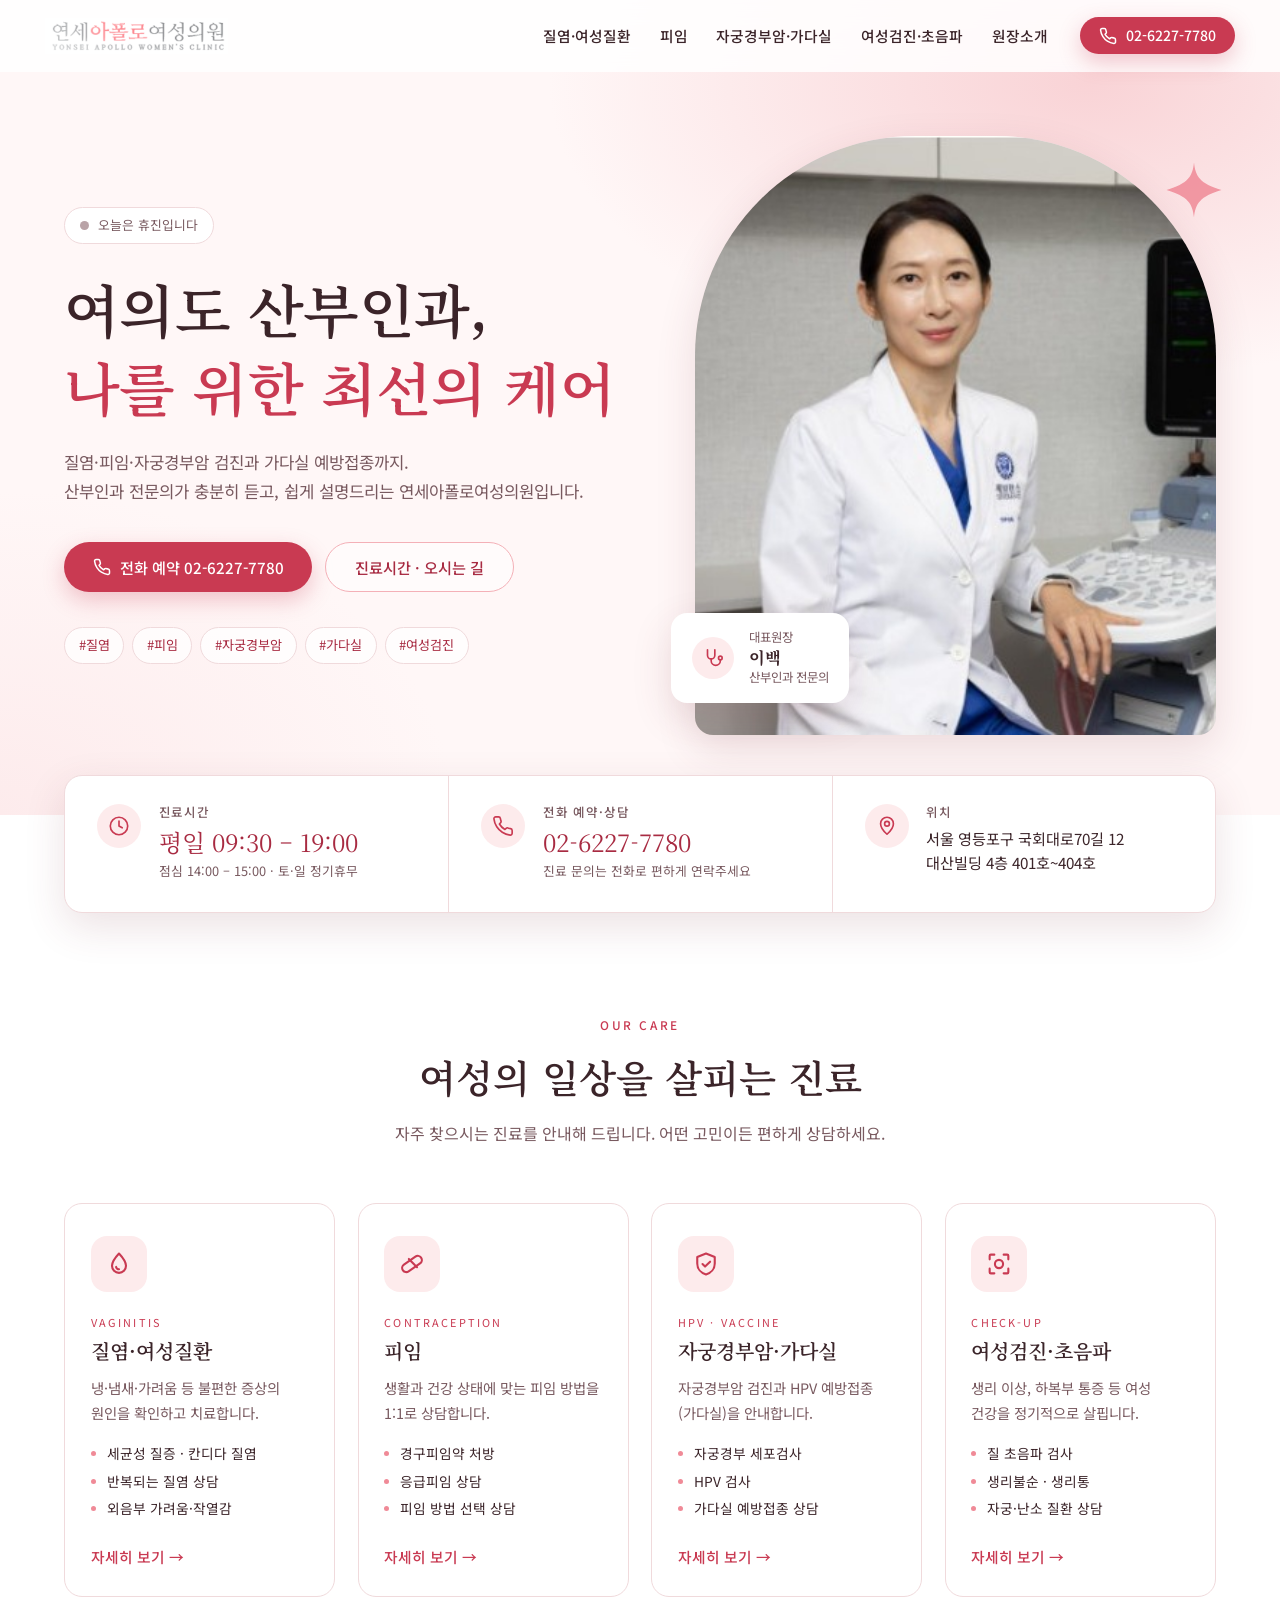
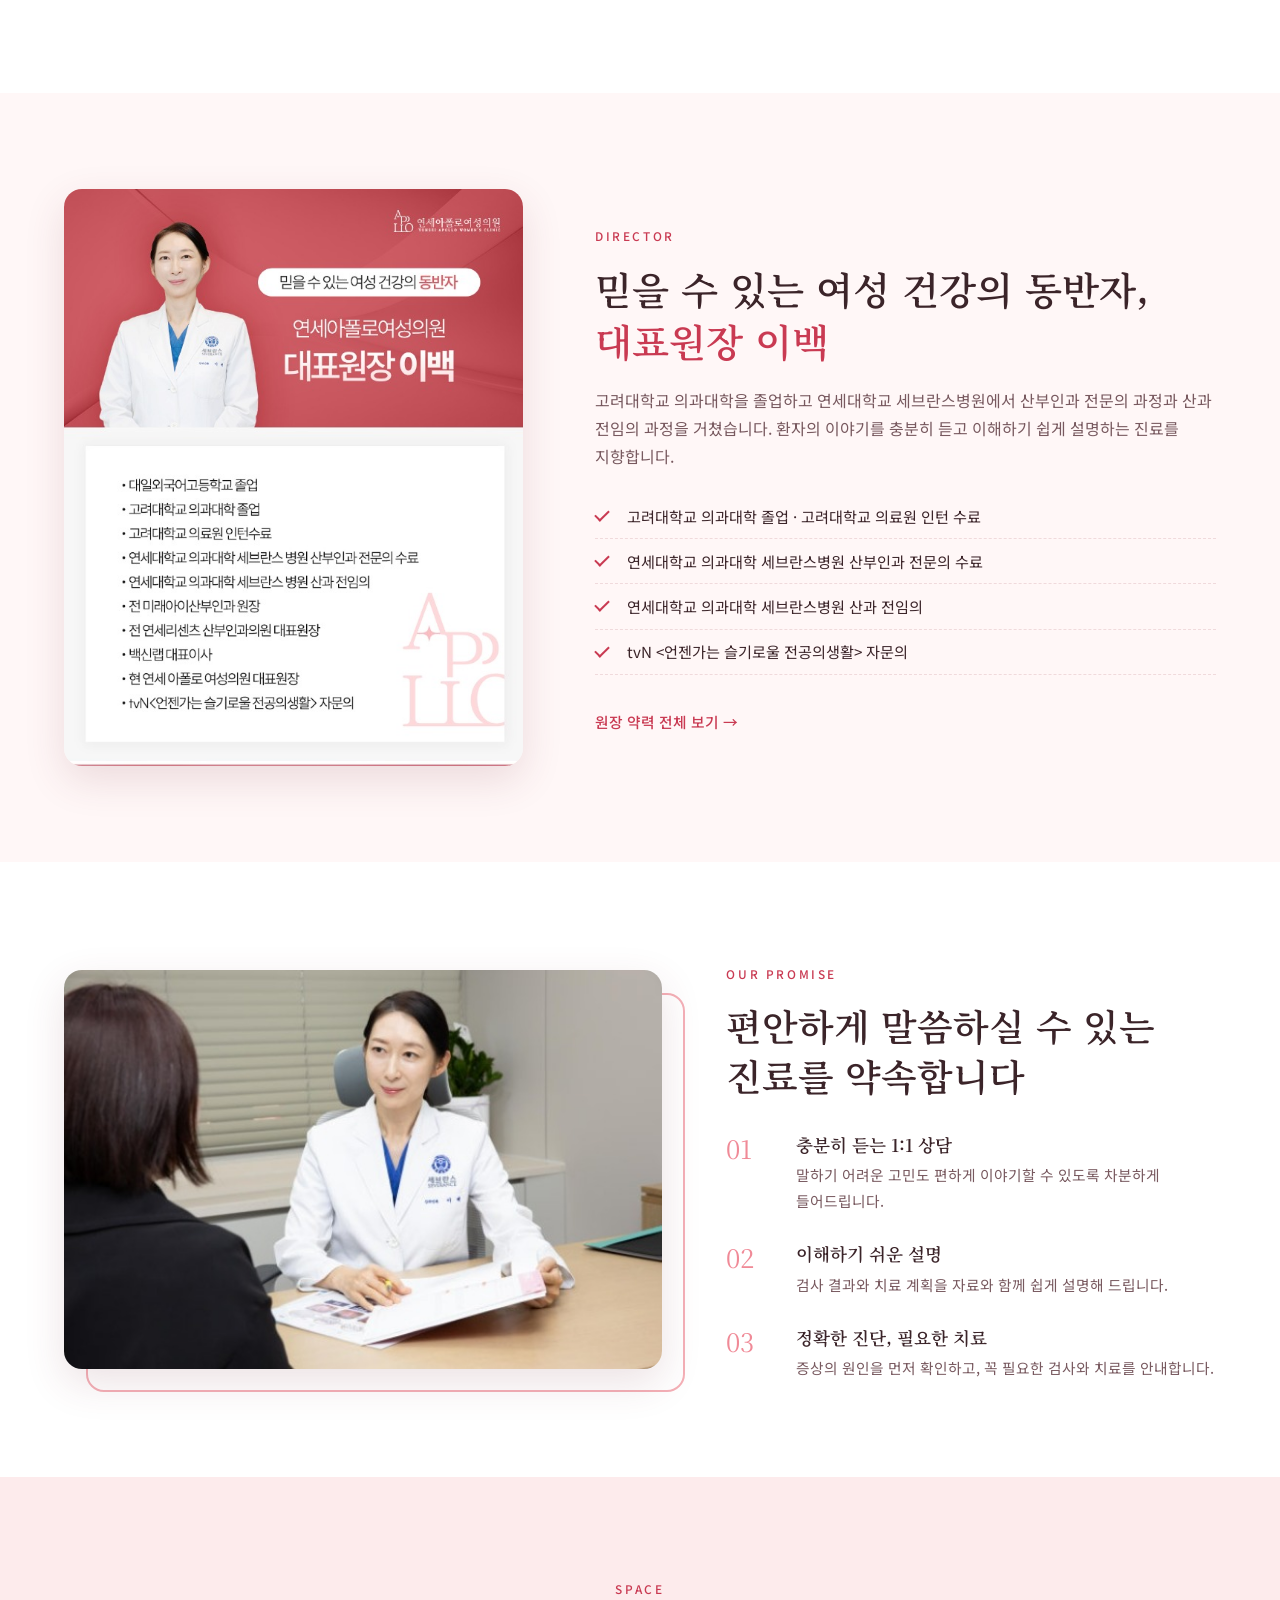
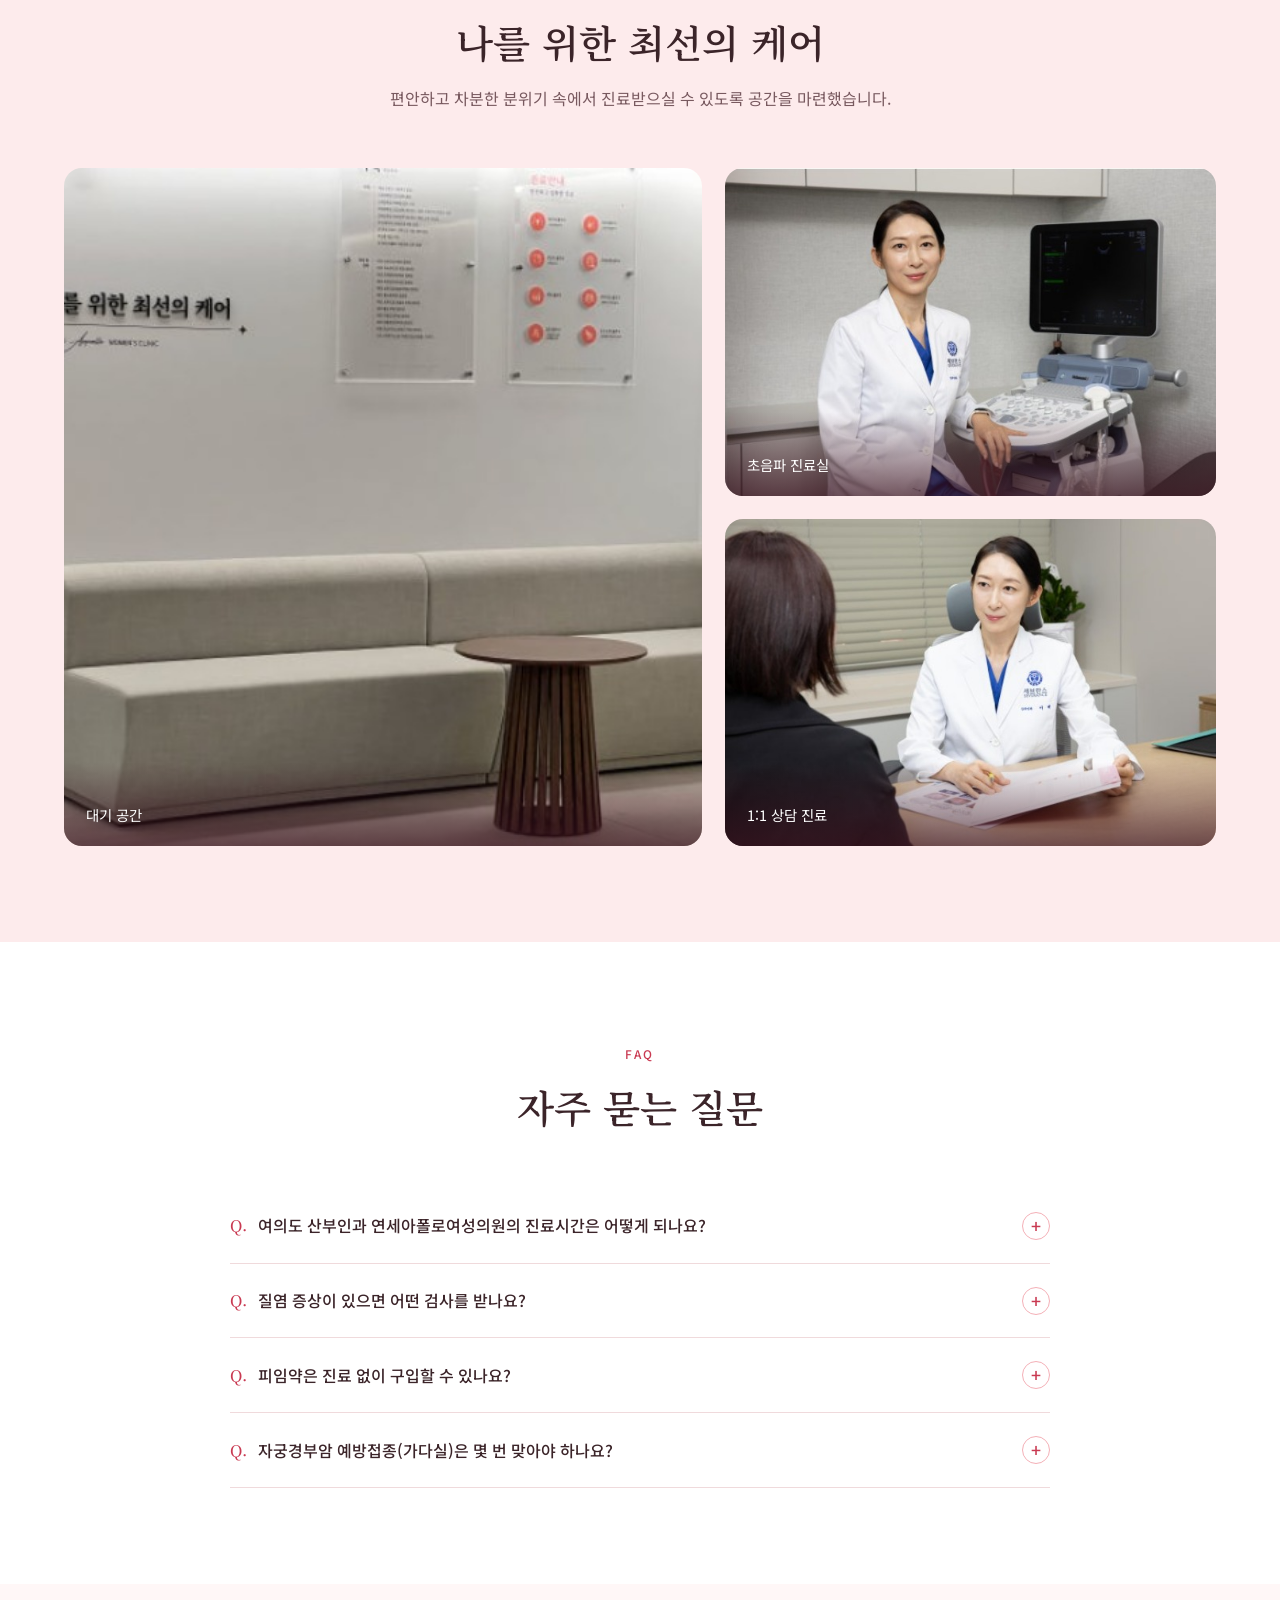
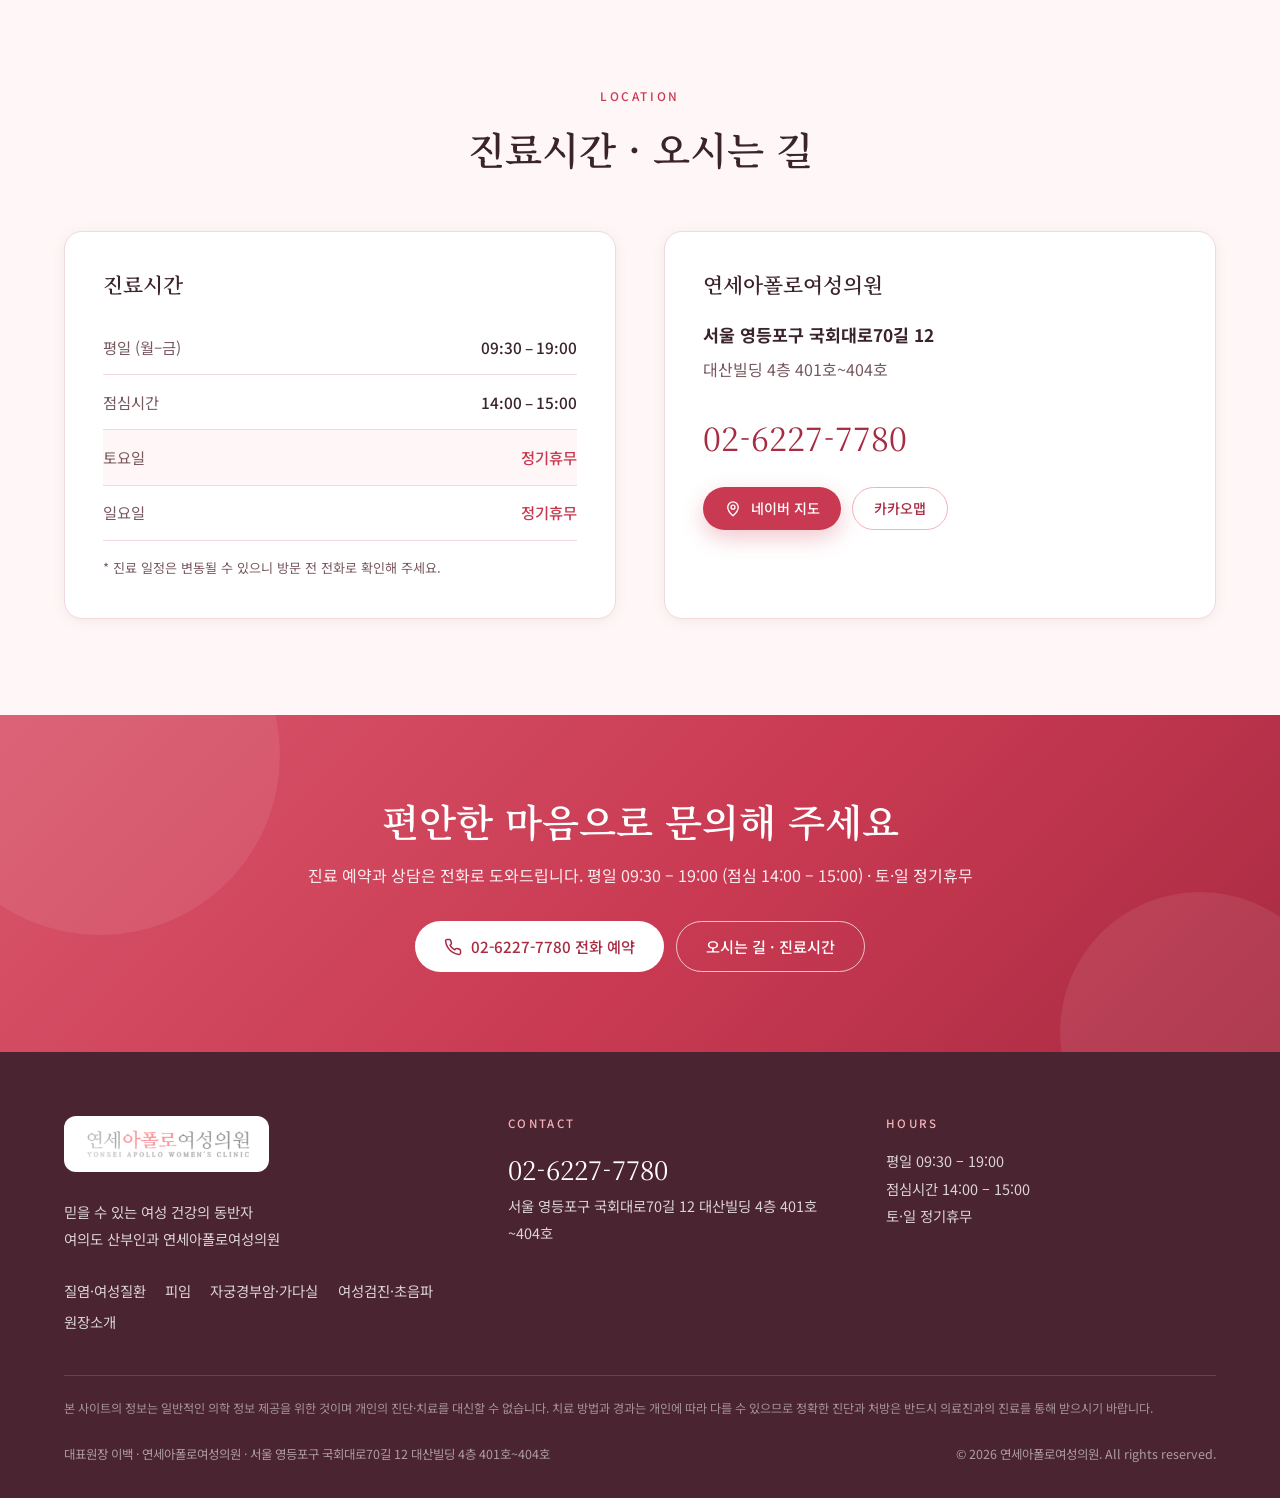
<file: index.html>
<!DOCTYPE html>
<html lang="ko">
<head>
<meta charset="UTF-8">
<meta name="viewport" content="width=device-width, initial-scale=1.0">
<title>여의도 산부인과 | 연세아폴로여성의원 — 질염·피임·자궁경부암·가다실</title>
<meta name="description" content="여의도 산부인과 연세아폴로여성의원. 질염, 피임, 자궁경부암 검진, 가다실(HPV) 예방접종, 여성검진·초음파 진료. 산부인과 전문의 이백 대표원장. 평일 09:30~19:00, 토·일 휴진. 전화 02-6227-7780">
<meta name="keywords" content="여의도 산부인과, 영등포 산부인과, 국회대로 산부인과, 질염, 피임, 자궁경부암, 가다실, 여성의원, 연세아폴로여성의원">
<meta name="theme-color" content="#C93A52">
<link rel="canonical" href="https://xn--vb0bp2kv3iijdnxio9brg.kr/">
<link rel="icon" type="image/png" href="images/favicon.png">
<link rel="apple-touch-icon" href="images/apple-touch-icon.png">
<meta property="og:type" content="website">
<meta property="og:locale" content="ko_KR">
<meta property="og:site_name" content="연세아폴로여성의원">
<meta property="og:title" content="여의도 산부인과 | 연세아폴로여성의원 — 질염·피임·자궁경부암·가다실">
<meta property="og:description" content="여의도 산부인과 연세아폴로여성의원. 질염, 피임, 자궁경부암 검진, 가다실(HPV) 예방접종, 여성검진·초음파 진료. 산부인과 전문의 이백 대표원장. 평일 09:30~19:00, 토·일 휴진. 전화 02-6227-7780">
<meta property="og:url" content="https://xn--vb0bp2kv3iijdnxio9brg.kr/">
<meta property="og:image" content="https://xn--vb0bp2kv3iijdnxio9brg.kr/images/logo-full.png">
<link rel="preconnect" href="https://fonts.googleapis.com">
<link rel="preconnect" href="https://fonts.gstatic.com" crossorigin>
<link href="https://fonts.googleapis.com/css2?family=Noto+Sans+KR:wght@300;400;500;700&family=Noto+Serif+KR:wght@400;600;700&display=swap" rel="stylesheet">
<link rel="stylesheet" href="css/style.css">
<script type="application/ld+json">{"@context": "https://schema.org", "@graph": [{"@type": ["MedicalClinic", "LocalBusiness"], "name": "연세아폴로여성의원", "alternateName": "Yonsei Apollo Women's Clinic", "medicalSpecialty": "Obstetrics and Gynecology", "image": "https://xn--vb0bp2kv3iijdnxio9brg.kr/images/logo-full.png", "url": "https://xn--vb0bp2kv3iijdnxio9brg.kr/", "telephone": "+82-2-6227-7780", "address": {"@type": "PostalAddress", "streetAddress": "국회대로70길 12 대산빌딩 4층 401호~404호", "addressLocality": "영등포구", "addressRegion": "서울특별시", "addressCountry": "KR"}, "openingHoursSpecification": [{"@type": "OpeningHoursSpecification", "dayOfWeek": ["Monday", "Tuesday", "Wednesday", "Thursday", "Friday"], "opens": "09:30", "closes": "14:00"}, {"@type": "OpeningHoursSpecification", "dayOfWeek": ["Monday", "Tuesday", "Wednesday", "Thursday", "Friday"], "opens": "15:00", "closes": "19:00"}], "founder": {"@type": "Physician", "name": "이백", "jobTitle": "대표원장", "medicalSpecialty": "Obstetrics and Gynecology"}, "sameAs": ["https://map.naver.com/p/entry/place/1579678159"]}, {"@type": "FAQPage", "mainEntity": [{"@type": "Question", "name": "여의도 산부인과 연세아폴로여성의원의 진료시간은 어떻게 되나요?", "acceptedAnswer": {"@type": "Answer", "text": "평일(월~금) 09:30부터 19:00까지 진료하며, 점심시간은 14:00~15:00입니다. 토요일과 일요일은 정기휴무입니다."}}, {"@type": "Question", "name": "질염 증상이 있으면 어떤 검사를 받나요?", "acceptedAnswer": {"@type": "Answer", "text": "증상과 병력을 확인한 뒤 필요에 따라 질 분비물 검사 등을 시행해 원인을 확인합니다. 세균성 질증, 칸디다 질염, 트리코모나스 질염 등 원인에 따라 치료가 다르므로 임의로 약을 사용하기보다 진료를 받으시길 권합니다."}}, {"@type": "Question", "name": "피임약은 진료 없이 구입할 수 있나요?", "acceptedAnswer": {"@type": "Answer", "text": "경구피임약은 전문의약품으로 의사의 처방이 필요합니다. 건강 상태와 복용 중인 약, 생활 패턴을 상담한 뒤 몸에 맞는 방법을 선택할 수 있습니다."}}, {"@type": "Question", "name": "자궁경부암 예방접종(가다실)은 몇 번 맞아야 하나요?", "acceptedAnswer": {"@type": "Answer", "text": "접종 시작 연령과 백신 종류에 따라 접종 횟수와 간격이 달라집니다. 연령별 접종 일정과 대상은 진료 시 안내해 드리며, 접종 후에도 정기적인 자궁경부암 검진은 필요합니다."}}]}]}</script>
</head>
<body>
<a class="sr-only" href="#main">본문 바로가기</a>
<header class="site-header" id="siteHeader" role="banner">
  <a href="index.html" class="logo" aria-label="연세아폴로여성의원 홈으로"><img src="images/logo-wordmark.png" alt="연세아폴로여성의원" width="315" height="62"></a>
  <nav class="gnb" aria-label="주요 메뉴">
    <ul class="gnb-menu"><li><a href="vaginitis.html">질염·여성질환</a></li><li><a href="contraception.html">피임</a></li><li><a href="cervical-cancer.html">자궁경부암·가다실</a></li><li><a href="checkup.html">여성검진·초음파</a></li><li><a href="doctor.html">원장소개</a></li></ul>
    <a href="tel:0262277780" class="btn btn-primary header-tel"><svg viewBox="0 0 24 24" fill="none" stroke="currentColor" stroke-width="2" stroke-linecap="round" stroke-linejoin="round"><path d="M22 16.9v3a2 2 0 0 1-2.2 2 19.8 19.8 0 0 1-8.6-3.1 19.5 19.5 0 0 1-6-6A19.8 19.8 0 0 1 2.1 4.2 2 2 0 0 1 4.1 2h3a2 2 0 0 1 2 1.7c.1.9.4 1.8.7 2.7a2 2 0 0 1-.5 2.1L8.1 9.8a16 16 0 0 0 6 6l1.3-1.3a2 2 0 0 1 2.1-.4c.9.3 1.8.6 2.7.7a2 2 0 0 1 1.7 2.1z"/></svg>02-6227-7780</a>
    <button class="hamburger" id="hamburger" aria-label="메뉴 열기" aria-expanded="false"><span></span><span></span><span></span></button>
  </nav>
</header>
<div class="mobile-nav-overlay" id="mobileNavOverlay" aria-hidden="true"></div>
<nav class="mobile-nav" id="mobileNav" aria-label="모바일 메뉴">
  <button class="mobile-nav-close" id="mobileNavClose" aria-label="메뉴 닫기">✕</button>
  <ul class="mobile-nav-menu"><li><a href="vaginitis.html"><span class="sub">VAGINITIS</span>질염·여성질환</a></li><li><a href="contraception.html"><span class="sub">CONTRACEPTION</span>피임</a></li><li><a href="cervical-cancer.html"><span class="sub">HPV VACCINE</span>자궁경부암·가다실</a></li><li><a href="checkup.html"><span class="sub">CHECK-UP</span>여성검진·초음파</a></li><li><a href="doctor.html"><span class="sub">DOCTOR</span>원장소개</a></li></ul>
  <div class="mobile-nav-contact">
    <a class="tel" href="tel:0262277780">02-6227-7780</a>
    <p>평일 09:30 – 19:00 (점심 14:00 – 15:00)<br>토·일 정기휴무</p>
  </div>
</nav>
<main id="main">

<section class="hero">
  <div class="container hero-grid">
    <div>
      <div class="status-pill reveal"><span class="dot"></span><span class="status-text">평일 09:30 – 19:00 진료</span></div>
      <h1 class="reveal d1">여의도 산부인과,<br><em>나를 위한 최선의 케어</em></h1>
      <p class="hero-desc reveal d2">질염·피임·자궁경부암 검진과 가다실 예방접종까지.<br>산부인과 전문의가 충분히 듣고, 쉽게 설명드리는 연세아폴로여성의원입니다.</p>
      <div class="hero-cta reveal d3">
        <a class="btn btn-primary" href="tel:0262277780"><svg viewBox="0 0 24 24" fill="none" stroke="currentColor" stroke-width="2" stroke-linecap="round" stroke-linejoin="round"><path d="M22 16.9v3a2 2 0 0 1-2.2 2 19.8 19.8 0 0 1-8.6-3.1 19.5 19.5 0 0 1-6-6A19.8 19.8 0 0 1 2.1 4.2 2 2 0 0 1 4.1 2h3a2 2 0 0 1 2 1.7c.1.9.4 1.8.7 2.7a2 2 0 0 1-.5 2.1L8.1 9.8a16 16 0 0 0 6 6l1.3-1.3a2 2 0 0 1 2.1-.4c.9.3 1.8.6 2.7.7a2 2 0 0 1 1.7 2.1z"/></svg>전화 예약 02-6227-7780</a>
        <a class="btn btn-ghost" href="#location">진료시간 · 오시는 길</a>
      </div>
      <div class="hero-tags reveal d3">
        <a href="vaginitis.html">#질염</a><a href="contraception.html">#피임</a><a href="cervical-cancer.html">#자궁경부암</a><a href="cervical-cancer.html">#가다실</a><a href="checkup.html">#여성검진</a>
      </div>
    </div>
    <div class="hero-visual reveal d2">
      <div class="hero-photo"><img src="images/ultrasound.jpg" alt="초음파 장비 옆에서 환자를 맞이하는 연세아폴로여성의원 이백 대표원장" width="620" height="415"></div>
      <div class="hero-card"><span class="badge"><svg viewBox="0 0 24 24" fill="none" stroke="currentColor" stroke-width="1.8" stroke-linecap="round" stroke-linejoin="round"><path d="M6 3v6a4 4 0 0 0 8 0V3"/><path d="M10 13v2a5 5 0 0 0 10 0v-1"/><circle cx="20" cy="12" r="2"/></svg></span><p>대표원장<strong>이백</strong>산부인과 전문의</p></div>
      <span class="hero-sparkle" aria-hidden="true"><svg viewBox="0 0 24 24" fill="currentColor"><path d="M12 1c.6 5.6 2.4 8.4 11 11-8.6 2.6-10.4 5.4-11 11-.6-5.6-2.4-8.4-11-11 8.6-2.6 10.4-5.4 11-11z"/></svg></span>
    </div>
  </div>
</section>

<div class="info-strip"><div class="container"><div class="info-grid reveal">
  <div class="info-item"><span class="info-ico"><svg viewBox="0 0 24 24" fill="none" stroke="currentColor" stroke-width="1.8" stroke-linecap="round" stroke-linejoin="round"><circle cx="12" cy="12" r="9.5"/><path d="M12 6.5V12l3.5 2"/></svg></span><div><h3>진료시간</h3><p class="big">평일 09:30 – 19:00</p><small>점심 14:00 – 15:00 · 토·일 정기휴무</small></div></div>
  <div class="info-item"><span class="info-ico"><svg viewBox="0 0 24 24" fill="none" stroke="currentColor" stroke-width="1.8" stroke-linecap="round" stroke-linejoin="round"><path d="M22 16.9v3a2 2 0 0 1-2.2 2 19.8 19.8 0 0 1-8.6-3.1 19.5 19.5 0 0 1-6-6A19.8 19.8 0 0 1 2.1 4.2 2 2 0 0 1 4.1 2h3a2 2 0 0 1 2 1.7c.1.9.4 1.8.7 2.7a2 2 0 0 1-.5 2.1L8.1 9.8a16 16 0 0 0 6 6l1.3-1.3a2 2 0 0 1 2.1-.4c.9.3 1.8.6 2.7.7a2 2 0 0 1 1.7 2.1z"/></svg></span><div><h3>전화 예약·상담</h3><p class="big"><a href="tel:0262277780">02-6227-7780</a></p><small>진료 문의는 전화로 편하게 연락주세요</small></div></div>
  <div class="info-item"><span class="info-ico"><svg viewBox="0 0 24 24" fill="none" stroke="currentColor" stroke-width="1.8" stroke-linecap="round" stroke-linejoin="round"><path d="M12 21s7-6.2 7-11.5A7 7 0 0 0 5 9.5C5 14.8 12 21 12 21z"/><circle cx="12" cy="9.5" r="2.6"/></svg></span><div><h3>위치</h3><p>서울 영등포구 국회대로70길 12<br>대산빌딩 4층 401호~404호</p></div></div>
</div></div></div>

<section class="section" id="services">
  <div class="container">
    <div class="section-head reveal"><span class="eyebrow">Our Care</span><h2>여성의 일상을 살피는 진료</h2><p>자주 찾으시는 진료를 안내해 드립니다. 어떤 고민이든 편하게 상담하세요.</p></div>
    <div class="service-grid"><a class="service-card reveal d1" href="vaginitis.html">
      <div class="service-ico"><svg viewBox="0 0 24 24" fill="none" stroke="currentColor" stroke-width="1.8" stroke-linecap="round" stroke-linejoin="round"><path d="M12 3s6 6.4 6 10.6a6 6 0 0 1-12 0C6 9.4 12 3 12 3z"/><path d="M9.5 14.5a2.6 2.6 0 0 0 2.5 2"/></svg></div>
      <span class="en">VAGINITIS</span><h3>질염·여성질환</h3><p>냉·냄새·가려움 등 불편한 증상의 원인을 확인하고 치료합니다.</p>
      <ul><li>세균성 질증 · 칸디다 질염</li><li>반복되는 질염 상담</li><li>외음부 가려움·작열감</li></ul>
      <span class="text-link">자세히 보기 →</span></a><a class="service-card reveal d2" href="contraception.html">
      <div class="service-ico"><svg viewBox="0 0 24 24" fill="none" stroke="currentColor" stroke-width="1.8" stroke-linecap="round" stroke-linejoin="round"><rect x="2.5" y="8.5" width="19" height="7" rx="3.5" transform="rotate(-35 12 12)"/><path d="m9.3 7.7 7 7"/></svg></div>
      <span class="en">CONTRACEPTION</span><h3>피임</h3><p>생활과 건강 상태에 맞는 피임 방법을 1:1로 상담합니다.</p>
      <ul><li>경구피임약 처방</li><li>응급피임 상담</li><li>피임 방법 선택 상담</li></ul>
      <span class="text-link">자세히 보기 →</span></a><a class="service-card reveal d3" href="cervical-cancer.html">
      <div class="service-ico"><svg viewBox="0 0 24 24" fill="none" stroke="currentColor" stroke-width="1.8" stroke-linecap="round" stroke-linejoin="round"><path d="M12 3 4.5 6v5.5c0 4.5 3.2 8.2 7.5 9.5 4.3-1.3 7.5-5 7.5-9.5V6z"/><path d="m9 12 2.2 2.2L15.5 10"/></svg></div>
      <span class="en">HPV · VACCINE</span><h3>자궁경부암·가다실</h3><p>자궁경부암 검진과 HPV 예방접종(가다실)을 안내합니다.</p>
      <ul><li>자궁경부 세포검사</li><li>HPV 검사</li><li>가다실 예방접종 상담</li></ul>
      <span class="text-link">자세히 보기 →</span></a><a class="service-card reveal d1" href="checkup.html">
      <div class="service-ico"><svg viewBox="0 0 24 24" fill="none" stroke="currentColor" stroke-width="1.8" stroke-linecap="round" stroke-linejoin="round"><path d="M4 8V5a1 1 0 0 1 1-1h3M16 4h3a1 1 0 0 1 1 1v3M20 16v3a1 1 0 0 1-1 1h-3M8 20H5a1 1 0 0 1-1-1v-3"/><circle cx="12" cy="12" r="3.5"/></svg></div>
      <span class="en">CHECK-UP</span><h3>여성검진·초음파</h3><p>생리 이상, 하복부 통증 등 여성 건강을 정기적으로 살핍니다.</p>
      <ul><li>질 초음파 검사</li><li>생리불순 · 생리통</li><li>자궁·난소 질환 상담</li></ul>
      <span class="text-link">자세히 보기 →</span></a></div>
  </div>
</section>

<section class="section tint">
  <div class="container doctor-grid">
    <div class="doctor-card-img reveal"><img src="images/doctor-profile.jpg" alt="연세아폴로여성의원 대표원장 이백 — 믿을 수 있는 여성 건강의 동반자" width="618" height="777" loading="lazy"></div>
    <div class="doctor-copy reveal d1">
      <span class="eyebrow">Director</span>
      <h2>믿을 수 있는 여성 건강의 동반자,<br><em>대표원장 이백</em></h2>
      <p>고려대학교 의과대학을 졸업하고 연세대학교 세브란스병원에서 산부인과 전문의 과정과 산과 전임의 과정을 거쳤습니다. 환자의 이야기를 충분히 듣고 이해하기 쉽게 설명하는 진료를 지향합니다.</p>
      <ul class="check-list">
        <li>고려대학교 의과대학 졸업 · 고려대학교 의료원 인턴 수료</li>
        <li>연세대학교 의과대학 세브란스병원 산부인과 전문의 수료</li>
        <li>연세대학교 의과대학 세브란스병원 산과 전임의</li>
        <li>tvN &lt;언젠가는 슬기로울 전공의생활&gt; 자문의</li>
      </ul>
      <a class="text-link" href="doctor.html">원장 약력 전체 보기 →</a>
    </div>
  </div>
</section>

<section class="section">
  <div class="container principle-grid">
    <div class="principle-photo reveal"><img src="images/consult.jpg" alt="진료실에서 환자와 상담하며 설명하는 모습" width="618" height="412" loading="lazy"></div>
    <div class="reveal d1">
      <span class="eyebrow">Our Promise</span>
      <h2 style="font-size:clamp(1.7rem,3vw,2.3rem);margin-bottom:2rem">편안하게 말씀하실 수 있는<br>진료를 약속합니다</h2>
      <div class="principle-list">
        <div class="principle"><span class="num">01</span><div><h3>충분히 듣는 1:1 상담</h3><p>말하기 어려운 고민도 편하게 이야기할 수 있도록 차분하게 들어드립니다.</p></div></div>
        <div class="principle"><span class="num">02</span><div><h3>이해하기 쉬운 설명</h3><p>검사 결과와 치료 계획을 자료와 함께 쉽게 설명해 드립니다.</p></div></div>
        <div class="principle"><span class="num">03</span><div><h3>정확한 진단, 필요한 치료</h3><p>증상의 원인을 먼저 확인하고, 꼭 필요한 검사와 치료를 안내합니다.</p></div></div>
      </div>
    </div>
  </div>
</section>

<section class="section blush">
  <div class="container">
    <div class="section-head reveal"><span class="eyebrow">Space</span><h2>나를 위한 최선의 케어</h2><p>편안하고 차분한 분위기 속에서 진료받으실 수 있도록 공간을 마련했습니다.</p></div>
    <div class="space-grid">
      <figure class="space-fig tall reveal"><img src="images/lounge.jpg" alt="'나를 위한 최선의 케어' 문구가 있는 연세아폴로여성의원 대기 공간" width="616" height="483" loading="lazy"><figcaption>대기 공간</figcaption></figure>
      <figure class="space-fig reveal d1"><img src="images/ultrasound.jpg" alt="초음파 진료실" width="620" height="415" loading="lazy"><figcaption>초음파 진료실</figcaption></figure>
      <figure class="space-fig reveal d2"><img src="images/consult.jpg" alt="1:1 상담 진료" width="618" height="412" loading="lazy"><figcaption>1:1 상담 진료</figcaption></figure>
    </div>
  </div>
</section>

<section class="section">
  <div class="container">
    <div class="section-head reveal"><span class="eyebrow">FAQ</span><h2>자주 묻는 질문</h2></div>
    <div class="faq-list"><div class="faq-item reveal"><button class="faq-q" aria-expanded="false"><span><span class="q">Q.</span>여의도 산부인과 연세아폴로여성의원의 진료시간은 어떻게 되나요?</span><span class="faq-icon" aria-hidden="true">+</span></button><div class="faq-a"><p>평일(월~금) 09:30부터 19:00까지 진료하며, 점심시간은 14:00~15:00입니다. 토요일과 일요일은 정기휴무입니다.</p></div></div><div class="faq-item reveal"><button class="faq-q" aria-expanded="false"><span><span class="q">Q.</span>질염 증상이 있으면 어떤 검사를 받나요?</span><span class="faq-icon" aria-hidden="true">+</span></button><div class="faq-a"><p>증상과 병력을 확인한 뒤 필요에 따라 질 분비물 검사 등을 시행해 원인을 확인합니다. 세균성 질증, 칸디다 질염, 트리코모나스 질염 등 원인에 따라 치료가 다르므로 임의로 약을 사용하기보다 진료를 받으시길 권합니다.</p></div></div><div class="faq-item reveal"><button class="faq-q" aria-expanded="false"><span><span class="q">Q.</span>피임약은 진료 없이 구입할 수 있나요?</span><span class="faq-icon" aria-hidden="true">+</span></button><div class="faq-a"><p>경구피임약은 전문의약품으로 의사의 처방이 필요합니다. 건강 상태와 복용 중인 약, 생활 패턴을 상담한 뒤 몸에 맞는 방법을 선택할 수 있습니다.</p></div></div><div class="faq-item reveal"><button class="faq-q" aria-expanded="false"><span><span class="q">Q.</span>자궁경부암 예방접종(가다실)은 몇 번 맞아야 하나요?</span><span class="faq-icon" aria-hidden="true">+</span></button><div class="faq-a"><p>접종 시작 연령과 백신 종류에 따라 접종 횟수와 간격이 달라집니다. 연령별 접종 일정과 대상은 진료 시 안내해 드리며, 접종 후에도 정기적인 자궁경부암 검진은 필요합니다.</p></div></div></div>
  </div>
</section>

<section class="section tint" id="location">
  <div class="container">
    <div class="section-head reveal"><span class="eyebrow">Location</span><h2>진료시간 · 오시는 길</h2></div>
    <div class="loc-grid">
      <div class="loc-card reveal">
        <h3>진료시간</h3>
        <table class="hours-table"><tbody>
          <tr data-row="mon"><th>평일 (월–금)</th><td>09:30 – 19:00</td></tr>
          <tr><th>점심시간</th><td>14:00 – 15:00</td></tr>
          <tr data-row="sat"><th>토요일</th><td class="closed">정기휴무</td></tr>
          <tr data-row="sun"><th>일요일</th><td class="closed">정기휴무</td></tr>
        </tbody></table>
        <p class="hours-note">* 진료 일정은 변동될 수 있으니 방문 전 전화로 확인해 주세요.</p>
      </div>
      <div class="loc-card reveal d1">
        <h3>연세아폴로여성의원</h3>
        <address class="addr"><strong>서울 영등포구 국회대로70길 12</strong><span>대산빌딩 4층 401호~404호</span></address>
        <a class="addr-tel" href="tel:0262277780">02-6227-7780</a>
        <div class="map-btns">
          <a class="btn btn-primary" href="https://map.naver.com/p/entry/place/1579678159" target="_blank" rel="noopener"><svg viewBox="0 0 24 24" fill="none" stroke="currentColor" stroke-width="1.8" stroke-linecap="round" stroke-linejoin="round"><path d="M12 21s7-6.2 7-11.5A7 7 0 0 0 5 9.5C5 14.8 12 21 12 21z"/><circle cx="12" cy="9.5" r="2.6"/></svg>네이버 지도</a>
          <a class="btn btn-ghost" href="https://map.kakao.com/?q=연세아폴로여성의원" target="_blank" rel="noopener">카카오맵</a>
        </div>
      </div>
    </div>
  </div>
</section>
<section class="cta-banner">
  <div class="container reveal">
    <h2>편안한 마음으로 문의해 주세요</h2>
    <p>진료 예약과 상담은 전화로 도와드립니다. 평일 09:30 – 19:00 (점심 14:00 – 15:00) · 토·일 정기휴무</p>
    <div class="cta-btns">
      <a class="btn btn-white" href="tel:0262277780"><svg viewBox="0 0 24 24" fill="none" stroke="currentColor" stroke-width="2" stroke-linecap="round" stroke-linejoin="round"><path d="M22 16.9v3a2 2 0 0 1-2.2 2 19.8 19.8 0 0 1-8.6-3.1 19.5 19.5 0 0 1-6-6A19.8 19.8 0 0 1 2.1 4.2 2 2 0 0 1 4.1 2h3a2 2 0 0 1 2 1.7c.1.9.4 1.8.7 2.7a2 2 0 0 1-.5 2.1L8.1 9.8a16 16 0 0 0 6 6l1.3-1.3a2 2 0 0 1 2.1-.4c.9.3 1.8.6 2.7.7a2 2 0 0 1 1.7 2.1z"/></svg>02-6227-7780 전화 예약</a>
      <a class="btn btn-outline-white" href="index.html#location">오시는 길 · 진료시간</a>
    </div>
  </div>
</section>

</main>
<footer class="site-footer" role="contentinfo">
  <div class="container">
    <div class="footer-top">
      <div>
        <div class="footer-logo"><img src="images/logo-wordmark.png" alt="연세아폴로여성의원" width="315" height="62"></div>
        <p>믿을 수 있는 여성 건강의 동반자<br>여의도 산부인과 연세아폴로여성의원</p>
        <div class="footer-links"><a href="vaginitis.html">질염·여성질환</a><a href="contraception.html">피임</a><a href="cervical-cancer.html">자궁경부암·가다실</a><a href="checkup.html">여성검진·초음파</a><a href="doctor.html">원장소개</a></div>
      </div>
      <div>
        <h4>Contact</h4>
        <a class="footer-tel" href="tel:0262277780">02-6227-7780</a>
        <address>서울 영등포구 국회대로70길 12 대산빌딩 4층 401호~404호</address>
      </div>
      <div>
        <h4>Hours</h4>
        <p>평일 09:30 – 19:00<br>점심시간 14:00 – 15:00<br>토·일 정기휴무</p>
      </div>
    </div>
    <p class="footer-notice">본 사이트의 정보는 일반적인 의학 정보 제공을 위한 것이며 개인의 진단·치료를 대신할 수 없습니다. 치료 방법과 경과는 개인에 따라 다를 수 있으므로 정확한 진단과 처방은 반드시 의료진과의 진료를 통해 받으시기 바랍니다.</p>
    <div class="footer-bottom">
      <span>대표원장 이백 · 연세아폴로여성의원 · 서울 영등포구 국회대로70길 12 대산빌딩 4층 401호~404호</span>
      <span>© 2026 연세아폴로여성의원. All rights reserved.</span>
    </div>
  </div>
</footer>
<div class="call-bar"><a class="call" href="tel:0262277780">전화 예약</a><a class="map" href="https://map.naver.com/p/entry/place/1579678159" target="_blank" rel="noopener">지도 보기</a></div>
<button class="scroll-top" id="scrollTop" aria-label="맨 위로 이동">↑</button>
<script src="js/main.js"></script>
</body>
</html>
</file>
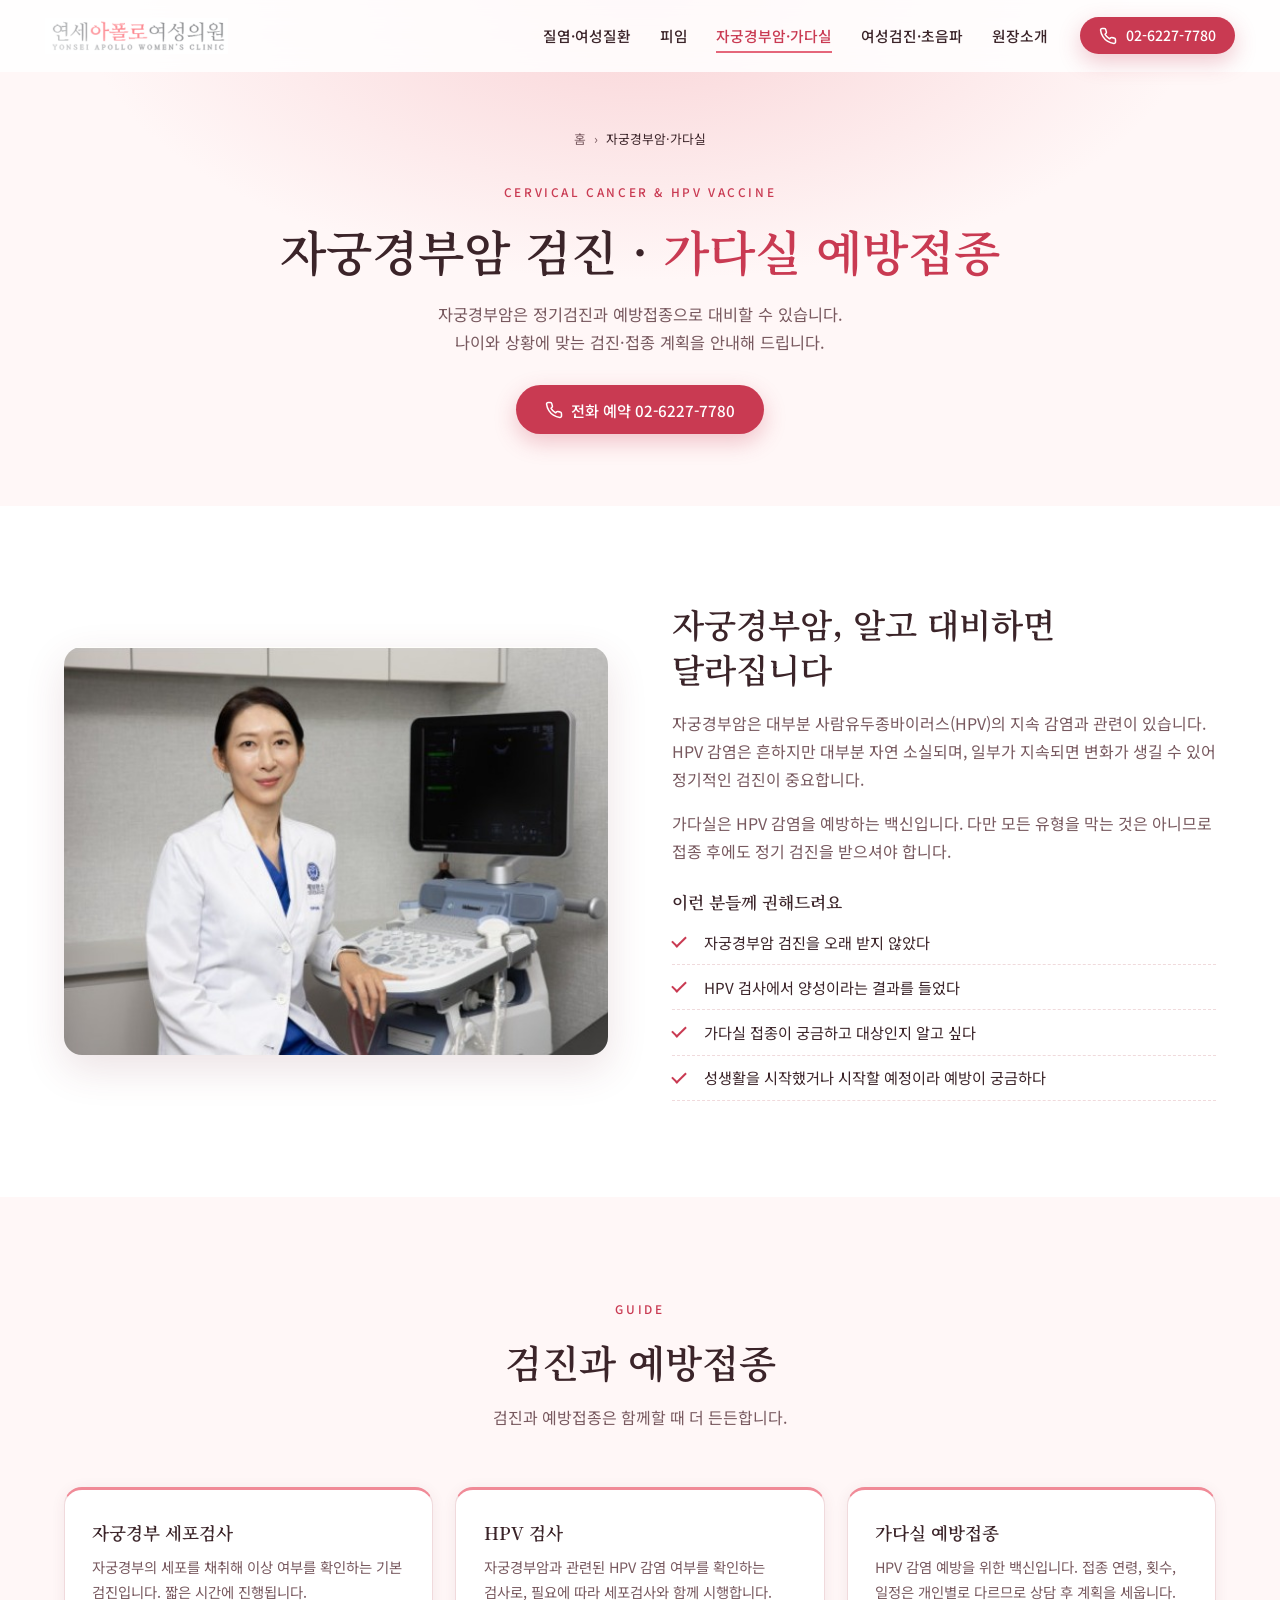
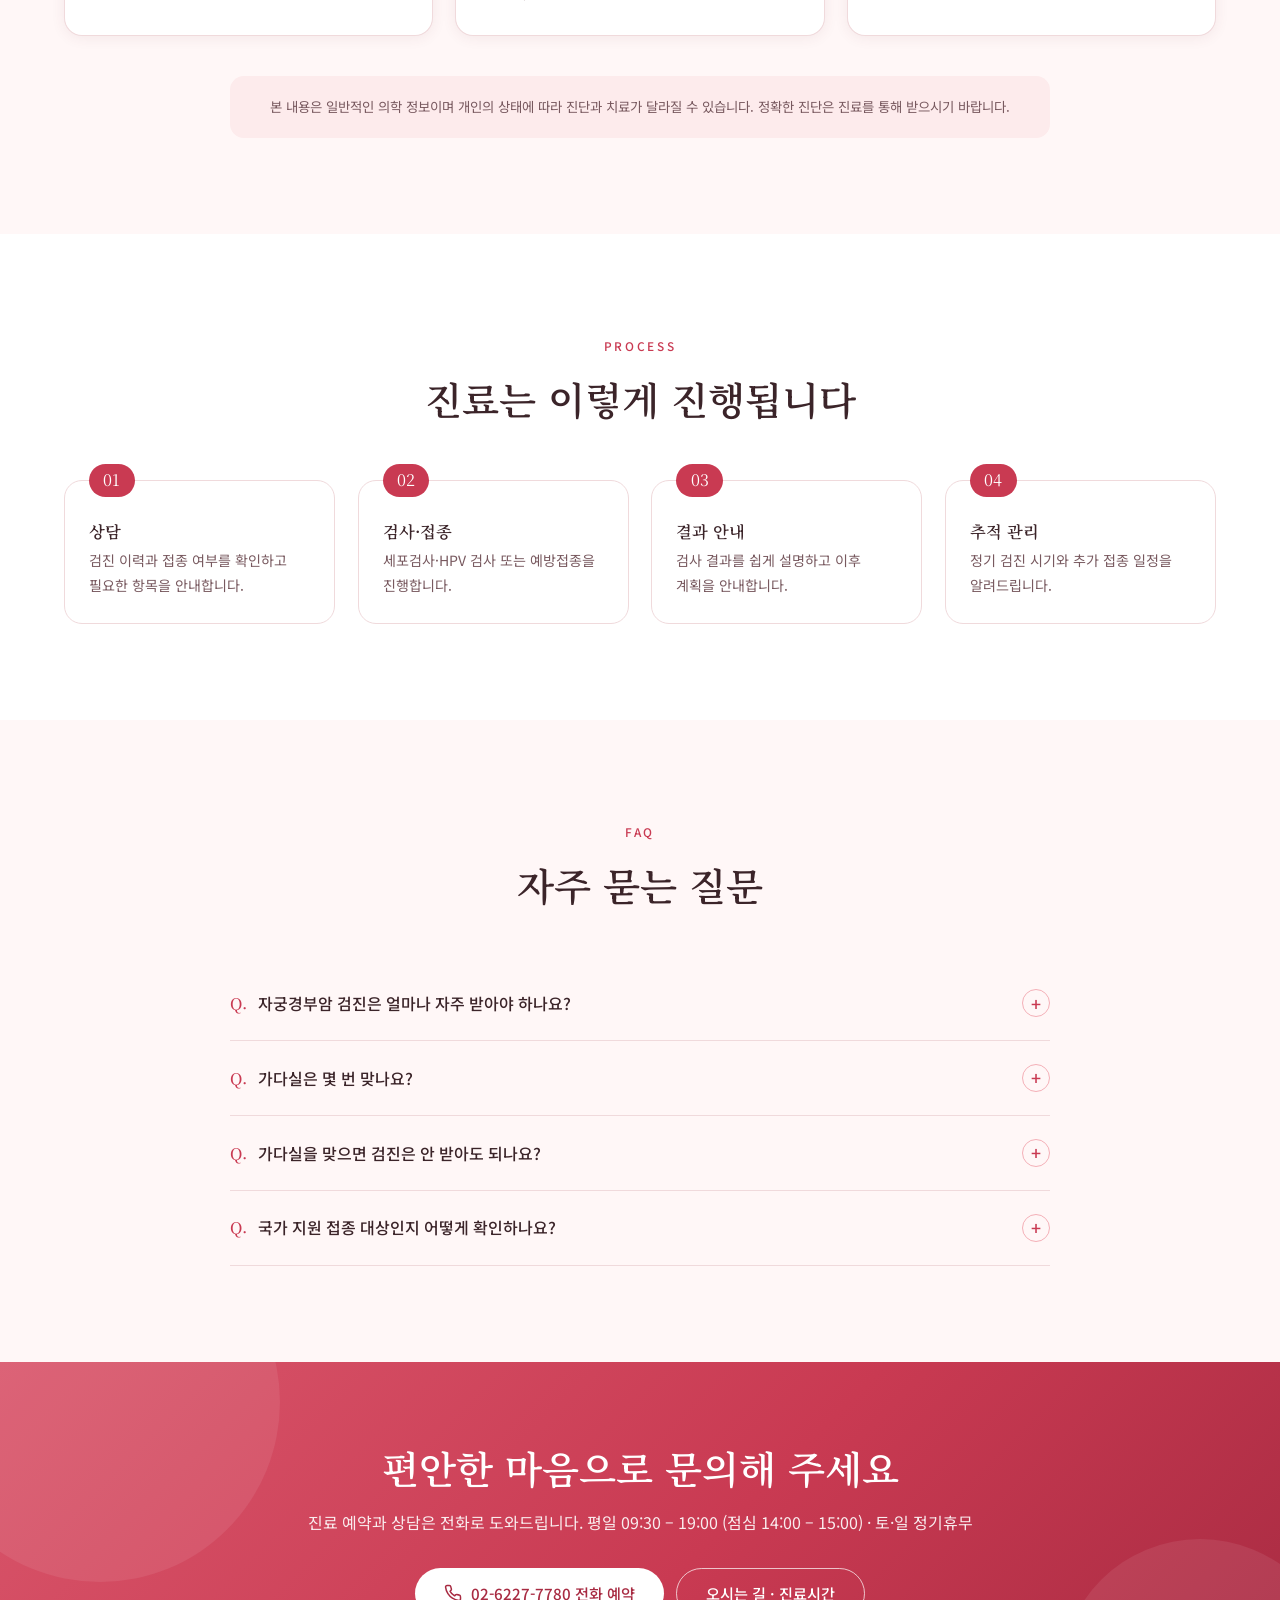
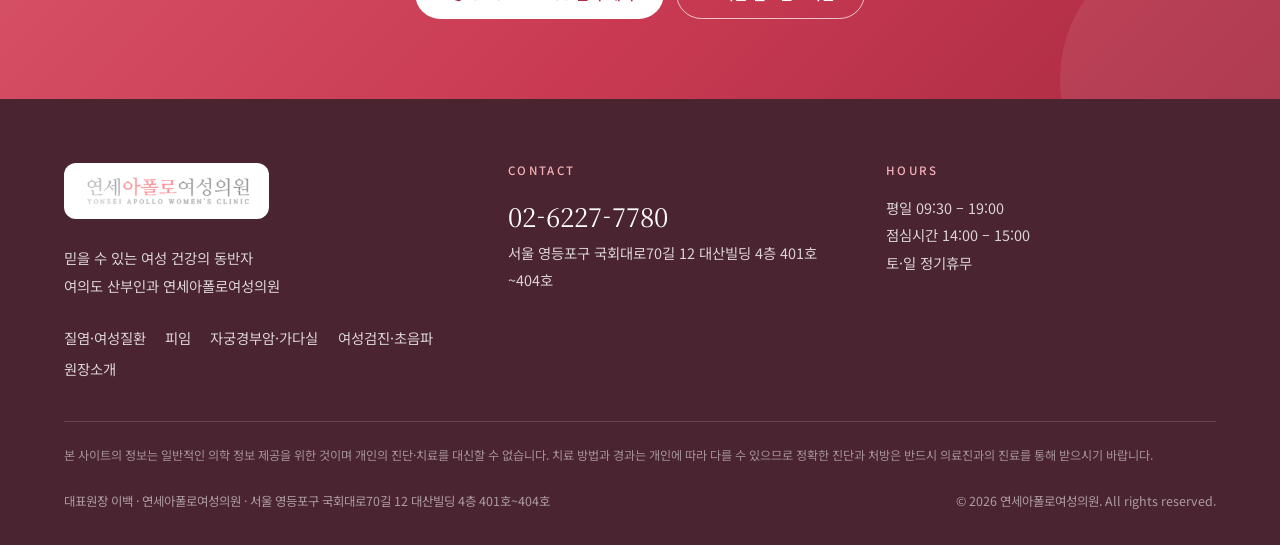
<file: cervical-cancer.html>
<!DOCTYPE html>
<html lang="ko">
<head>
<meta charset="UTF-8">
<meta name="viewport" content="width=device-width, initial-scale=1.0">
<title>여의도 자궁경부암 검진·가다실 예방접종 | 연세아폴로여성의원</title>
<meta name="description" content="여의도 산부인과 연세아폴로여성의원의 자궁경부암 검진과 가다실(HPV) 예방접종 안내. 자궁경부 세포검사, HPV 검사, 연령별 접종 상담. 전화 02-6227-7780">
<meta name="keywords" content="여의도 자궁경부암 검진, 가다실, 가다실9, HPV 예방접종, 자궁경부암 예방접종, HPV 검사, 여의도 산부인과">
<meta name="theme-color" content="#C93A52">
<link rel="canonical" href="https://xn--vb0bp2kv3iijdnxio9brg.kr/cervical-cancer.html">
<link rel="icon" type="image/png" href="images/favicon.png">
<link rel="apple-touch-icon" href="images/apple-touch-icon.png">
<meta property="og:type" content="website">
<meta property="og:locale" content="ko_KR">
<meta property="og:site_name" content="연세아폴로여성의원">
<meta property="og:title" content="여의도 자궁경부암 검진·가다실 예방접종 | 연세아폴로여성의원">
<meta property="og:description" content="여의도 산부인과 연세아폴로여성의원의 자궁경부암 검진과 가다실(HPV) 예방접종 안내. 자궁경부 세포검사, HPV 검사, 연령별 접종 상담. 전화 02-6227-7780">
<meta property="og:url" content="https://xn--vb0bp2kv3iijdnxio9brg.kr/cervical-cancer.html">
<meta property="og:image" content="https://xn--vb0bp2kv3iijdnxio9brg.kr/images/ultrasound.jpg">
<link rel="preconnect" href="https://fonts.googleapis.com">
<link rel="preconnect" href="https://fonts.gstatic.com" crossorigin>
<link href="https://fonts.googleapis.com/css2?family=Noto+Sans+KR:wght@300;400;500;700&family=Noto+Serif+KR:wght@400;600;700&display=swap" rel="stylesheet">
<link rel="stylesheet" href="css/style.css">
<script type="application/ld+json">{"@context": "https://schema.org", "@graph": [{"@type": ["MedicalClinic", "LocalBusiness"], "name": "연세아폴로여성의원", "alternateName": "Yonsei Apollo Women's Clinic", "medicalSpecialty": "Obstetrics and Gynecology", "image": "https://xn--vb0bp2kv3iijdnxio9brg.kr/images/logo-full.png", "url": "https://xn--vb0bp2kv3iijdnxio9brg.kr/", "telephone": "+82-2-6227-7780", "address": {"@type": "PostalAddress", "streetAddress": "국회대로70길 12 대산빌딩 4층 401호~404호", "addressLocality": "영등포구", "addressRegion": "서울특별시", "addressCountry": "KR"}, "openingHoursSpecification": [{"@type": "OpeningHoursSpecification", "dayOfWeek": ["Monday", "Tuesday", "Wednesday", "Thursday", "Friday"], "opens": "09:30", "closes": "14:00"}, {"@type": "OpeningHoursSpecification", "dayOfWeek": ["Monday", "Tuesday", "Wednesday", "Thursday", "Friday"], "opens": "15:00", "closes": "19:00"}], "founder": {"@type": "Physician", "name": "이백", "jobTitle": "대표원장", "medicalSpecialty": "Obstetrics and Gynecology"}, "sameAs": ["https://map.naver.com/p/entry/place/1579678159"]}, {"@type": "FAQPage", "mainEntity": [{"@type": "Question", "name": "자궁경부암 검진은 얼마나 자주 받아야 하나요?", "acceptedAnswer": {"@type": "Answer", "text": "국가 암검진 사업에서는 만 20세 이상 여성에게 2년마다 자궁경부암 검진을 권하고 있습니다. 개인 상황에 따라 더 자주 확인이 필요할 수 있으니 상담해 주세요."}}, {"@type": "Question", "name": "가다실은 몇 번 맞나요?", "acceptedAnswer": {"@type": "Answer", "text": "접종 시작 연령과 백신 종류에 따라 접종 횟수와 간격이 다릅니다. 정확한 일정은 진료 시 안내해 드립니다."}}, {"@type": "Question", "name": "가다실을 맞으면 검진은 안 받아도 되나요?", "acceptedAnswer": {"@type": "Answer", "text": "아닙니다. 백신이 모든 HPV 유형을 막는 것은 아니므로 접종 후에도 정기적인 자궁경부암 검진이 필요합니다."}}, {"@type": "Question", "name": "국가 지원 접종 대상인지 어떻게 확인하나요?", "acceptedAnswer": {"@type": "Answer", "text": "국가예방접종 지원 대상과 범위는 정책에 따라 바뀔 수 있습니다. 질병관리청 안내를 확인하시거나 전화로 문의해 주세요."}}]}, {"@type": "BreadcrumbList", "itemListElement": [{"@type": "ListItem", "position": 1, "name": "홈", "item": "https://xn--vb0bp2kv3iijdnxio9brg.kr/"}, {"@type": "ListItem", "position": 2, "name": "자궁경부암·가다실", "item": "https://xn--vb0bp2kv3iijdnxio9brg.kr/cervical-cancer.html"}]}]}</script>
</head>
<body>
<a class="sr-only" href="#main">본문 바로가기</a>
<header class="site-header" id="siteHeader" role="banner">
  <a href="index.html" class="logo" aria-label="연세아폴로여성의원 홈으로"><img src="images/logo-wordmark.png" alt="연세아폴로여성의원" width="315" height="62"></a>
  <nav class="gnb" aria-label="주요 메뉴">
    <ul class="gnb-menu"><li><a href="vaginitis.html">질염·여성질환</a></li><li><a href="contraception.html">피임</a></li><li><a href="cervical-cancer.html" class="active">자궁경부암·가다실</a></li><li><a href="checkup.html">여성검진·초음파</a></li><li><a href="doctor.html">원장소개</a></li></ul>
    <a href="tel:0262277780" class="btn btn-primary header-tel"><svg viewBox="0 0 24 24" fill="none" stroke="currentColor" stroke-width="2" stroke-linecap="round" stroke-linejoin="round"><path d="M22 16.9v3a2 2 0 0 1-2.2 2 19.8 19.8 0 0 1-8.6-3.1 19.5 19.5 0 0 1-6-6A19.8 19.8 0 0 1 2.1 4.2 2 2 0 0 1 4.1 2h3a2 2 0 0 1 2 1.7c.1.9.4 1.8.7 2.7a2 2 0 0 1-.5 2.1L8.1 9.8a16 16 0 0 0 6 6l1.3-1.3a2 2 0 0 1 2.1-.4c.9.3 1.8.6 2.7.7a2 2 0 0 1 1.7 2.1z"/></svg>02-6227-7780</a>
    <button class="hamburger" id="hamburger" aria-label="메뉴 열기" aria-expanded="false"><span></span><span></span><span></span></button>
  </nav>
</header>
<div class="mobile-nav-overlay" id="mobileNavOverlay" aria-hidden="true"></div>
<nav class="mobile-nav" id="mobileNav" aria-label="모바일 메뉴">
  <button class="mobile-nav-close" id="mobileNavClose" aria-label="메뉴 닫기">✕</button>
  <ul class="mobile-nav-menu"><li><a href="vaginitis.html"><span class="sub">VAGINITIS</span>질염·여성질환</a></li><li><a href="contraception.html"><span class="sub">CONTRACEPTION</span>피임</a></li><li><a href="cervical-cancer.html"><span class="sub">HPV VACCINE</span>자궁경부암·가다실</a></li><li><a href="checkup.html"><span class="sub">CHECK-UP</span>여성검진·초음파</a></li><li><a href="doctor.html"><span class="sub">DOCTOR</span>원장소개</a></li></ul>
  <div class="mobile-nav-contact">
    <a class="tel" href="tel:0262277780">02-6227-7780</a>
    <p>평일 09:30 – 19:00 (점심 14:00 – 15:00)<br>토·일 정기휴무</p>
  </div>
</nav>
<main id="main">

<section class="page-hero">
  <div class="container">
    <nav class="breadcrumb" aria-label="현재 위치"><a href="index.html">홈</a><span>›</span><span class="cur">자궁경부암·가다실</span></nav>
    <span class="eyebrow">Cervical Cancer & HPV Vaccine</span>
    <h1>자궁경부암 검진 · <em>가다실 예방접종</em></h1>
    <p class="lead">자궁경부암은 정기검진과 예방접종으로 대비할 수 있습니다.<br>나이와 상황에 맞는 검진·접종 계획을 안내해 드립니다.</p>
    <div class="cta-btns"><a class="btn btn-primary" href="tel:0262277780"><svg viewBox="0 0 24 24" fill="none" stroke="currentColor" stroke-width="2" stroke-linecap="round" stroke-linejoin="round"><path d="M22 16.9v3a2 2 0 0 1-2.2 2 19.8 19.8 0 0 1-8.6-3.1 19.5 19.5 0 0 1-6-6A19.8 19.8 0 0 1 2.1 4.2 2 2 0 0 1 4.1 2h3a2 2 0 0 1 2 1.7c.1.9.4 1.8.7 2.7a2 2 0 0 1-.5 2.1L8.1 9.8a16 16 0 0 0 6 6l1.3-1.3a2 2 0 0 1 2.1-.4c.9.3 1.8.6 2.7.7a2 2 0 0 1 1.7 2.1z"/></svg>전화 예약 02-6227-7780</a></div>
  </div>
</section>

<section class="section">
  <div class="container intro-grid">
    <div class="intro-photo reveal"><img src="images/ultrasound.jpg" alt="초음파 장비와 함께한 산부인과 전문의 진료실" loading="lazy"></div>
    <div class="intro-copy reveal d1">
      <h2>자궁경부암, 알고 대비하면 달라집니다</h2>
      <p>자궁경부암은 대부분 사람유두종바이러스(HPV)의 지속 감염과 관련이 있습니다. HPV 감염은 흔하지만 대부분 자연 소실되며, 일부가 지속되면 변화가 생길 수 있어 정기적인 검진이 중요합니다.</p><p>가다실은 HPV 감염을 예방하는 백신입니다. 다만 모든 유형을 막는 것은 아니므로 접종 후에도 정기 검진을 받으셔야 합니다.</p>
      <h3 style="font-size:1.05rem;margin:1.6rem 0 .4rem">이런 분들께 권해드려요</h3>
      <ul class="check-list" style="margin-bottom:0"><li>자궁경부암 검진을 오래 받지 않았다</li><li>HPV 검사에서 양성이라는 결과를 들었다</li><li>가다실 접종이 궁금하고 대상인지 알고 싶다</li><li>성생활을 시작했거나 시작할 예정이라 예방이 궁금하다</li></ul>
    </div>
  </div>
</section>

<section class="section tint">
  <div class="container">
    <div class="section-head reveal"><span class="eyebrow">Guide</span><h2>검진과 예방접종</h2><p>검진과 예방접종은 함께할 때 더 든든합니다.</p></div>
    <div class="card-grid "><div class="info-card reveal d1"><h3>자궁경부 세포검사</h3><p>자궁경부의 세포를 채취해 이상 여부를 확인하는 기본 검진입니다. 짧은 시간에 진행됩니다.</p></div><div class="info-card reveal d2"><h3>HPV 검사</h3><p>자궁경부암과 관련된 HPV 감염 여부를 확인하는 검사로, 필요에 따라 세포검사와 함께 시행합니다.</p></div><div class="info-card reveal d3"><h3>가다실 예방접종</h3><p>HPV 감염 예방을 위한 백신입니다. 접종 연령, 횟수, 일정은 개인별로 다르므로 상담 후 계획을 세웁니다.</p></div></div>
    <p class="notice reveal">본 내용은 일반적인 의학 정보이며 개인의 상태에 따라 진단과 치료가 달라질 수 있습니다. 정확한 진단은 진료를 통해 받으시기 바랍니다.</p>
  </div>
</section>

<section class="section">
  <div class="container">
    <div class="section-head reveal"><span class="eyebrow">Process</span><h2>진료는 이렇게 진행됩니다</h2></div>
    <div class="steps"><div class="step reveal d1"><h3>상담</h3><p>검진 이력과 접종 여부를 확인하고 필요한 항목을 안내합니다.</p></div><div class="step reveal d2"><h3>검사·접종</h3><p>세포검사·HPV 검사 또는 예방접종을 진행합니다.</p></div><div class="step reveal d3"><h3>결과 안내</h3><p>검사 결과를 쉽게 설명하고 이후 계획을 안내합니다.</p></div><div class="step reveal d1"><h3>추적 관리</h3><p>정기 검진 시기와 추가 접종 일정을 알려드립니다.</p></div></div>
  </div>
</section>

<section class="section tint">
  <div class="container">
    <div class="section-head reveal"><span class="eyebrow">FAQ</span><h2>자주 묻는 질문</h2></div>
    <div class="faq-list"><div class="faq-item reveal"><button class="faq-q" aria-expanded="false"><span><span class="q">Q.</span>자궁경부암 검진은 얼마나 자주 받아야 하나요?</span><span class="faq-icon" aria-hidden="true">+</span></button><div class="faq-a"><p>국가 암검진 사업에서는 만 20세 이상 여성에게 2년마다 자궁경부암 검진을 권하고 있습니다. 개인 상황에 따라 더 자주 확인이 필요할 수 있으니 상담해 주세요.</p></div></div><div class="faq-item reveal"><button class="faq-q" aria-expanded="false"><span><span class="q">Q.</span>가다실은 몇 번 맞나요?</span><span class="faq-icon" aria-hidden="true">+</span></button><div class="faq-a"><p>접종 시작 연령과 백신 종류에 따라 접종 횟수와 간격이 다릅니다. 정확한 일정은 진료 시 안내해 드립니다.</p></div></div><div class="faq-item reveal"><button class="faq-q" aria-expanded="false"><span><span class="q">Q.</span>가다실을 맞으면 검진은 안 받아도 되나요?</span><span class="faq-icon" aria-hidden="true">+</span></button><div class="faq-a"><p>아닙니다. 백신이 모든 HPV 유형을 막는 것은 아니므로 접종 후에도 정기적인 자궁경부암 검진이 필요합니다.</p></div></div><div class="faq-item reveal"><button class="faq-q" aria-expanded="false"><span><span class="q">Q.</span>국가 지원 접종 대상인지 어떻게 확인하나요?</span><span class="faq-icon" aria-hidden="true">+</span></button><div class="faq-a"><p>국가예방접종 지원 대상과 범위는 정책에 따라 바뀔 수 있습니다. 질병관리청 안내를 확인하시거나 전화로 문의해 주세요.</p></div></div></div>
  </div>
</section>
<section class="cta-banner">
  <div class="container reveal">
    <h2>편안한 마음으로 문의해 주세요</h2>
    <p>진료 예약과 상담은 전화로 도와드립니다. 평일 09:30 – 19:00 (점심 14:00 – 15:00) · 토·일 정기휴무</p>
    <div class="cta-btns">
      <a class="btn btn-white" href="tel:0262277780"><svg viewBox="0 0 24 24" fill="none" stroke="currentColor" stroke-width="2" stroke-linecap="round" stroke-linejoin="round"><path d="M22 16.9v3a2 2 0 0 1-2.2 2 19.8 19.8 0 0 1-8.6-3.1 19.5 19.5 0 0 1-6-6A19.8 19.8 0 0 1 2.1 4.2 2 2 0 0 1 4.1 2h3a2 2 0 0 1 2 1.7c.1.9.4 1.8.7 2.7a2 2 0 0 1-.5 2.1L8.1 9.8a16 16 0 0 0 6 6l1.3-1.3a2 2 0 0 1 2.1-.4c.9.3 1.8.6 2.7.7a2 2 0 0 1 1.7 2.1z"/></svg>02-6227-7780 전화 예약</a>
      <a class="btn btn-outline-white" href="index.html#location">오시는 길 · 진료시간</a>
    </div>
  </div>
</section>

</main>
<footer class="site-footer" role="contentinfo">
  <div class="container">
    <div class="footer-top">
      <div>
        <div class="footer-logo"><img src="images/logo-wordmark.png" alt="연세아폴로여성의원" width="315" height="62"></div>
        <p>믿을 수 있는 여성 건강의 동반자<br>여의도 산부인과 연세아폴로여성의원</p>
        <div class="footer-links"><a href="vaginitis.html">질염·여성질환</a><a href="contraception.html">피임</a><a href="cervical-cancer.html">자궁경부암·가다실</a><a href="checkup.html">여성검진·초음파</a><a href="doctor.html">원장소개</a></div>
      </div>
      <div>
        <h4>Contact</h4>
        <a class="footer-tel" href="tel:0262277780">02-6227-7780</a>
        <address>서울 영등포구 국회대로70길 12 대산빌딩 4층 401호~404호</address>
      </div>
      <div>
        <h4>Hours</h4>
        <p>평일 09:30 – 19:00<br>점심시간 14:00 – 15:00<br>토·일 정기휴무</p>
      </div>
    </div>
    <p class="footer-notice">본 사이트의 정보는 일반적인 의학 정보 제공을 위한 것이며 개인의 진단·치료를 대신할 수 없습니다. 치료 방법과 경과는 개인에 따라 다를 수 있으므로 정확한 진단과 처방은 반드시 의료진과의 진료를 통해 받으시기 바랍니다.</p>
    <div class="footer-bottom">
      <span>대표원장 이백 · 연세아폴로여성의원 · 서울 영등포구 국회대로70길 12 대산빌딩 4층 401호~404호</span>
      <span>© 2026 연세아폴로여성의원. All rights reserved.</span>
    </div>
  </div>
</footer>
<div class="call-bar"><a class="call" href="tel:0262277780">전화 예약</a><a class="map" href="https://map.naver.com/p/entry/place/1579678159" target="_blank" rel="noopener">지도 보기</a></div>
<button class="scroll-top" id="scrollTop" aria-label="맨 위로 이동">↑</button>
<script src="js/main.js"></script>
</body>
</html>
</file>
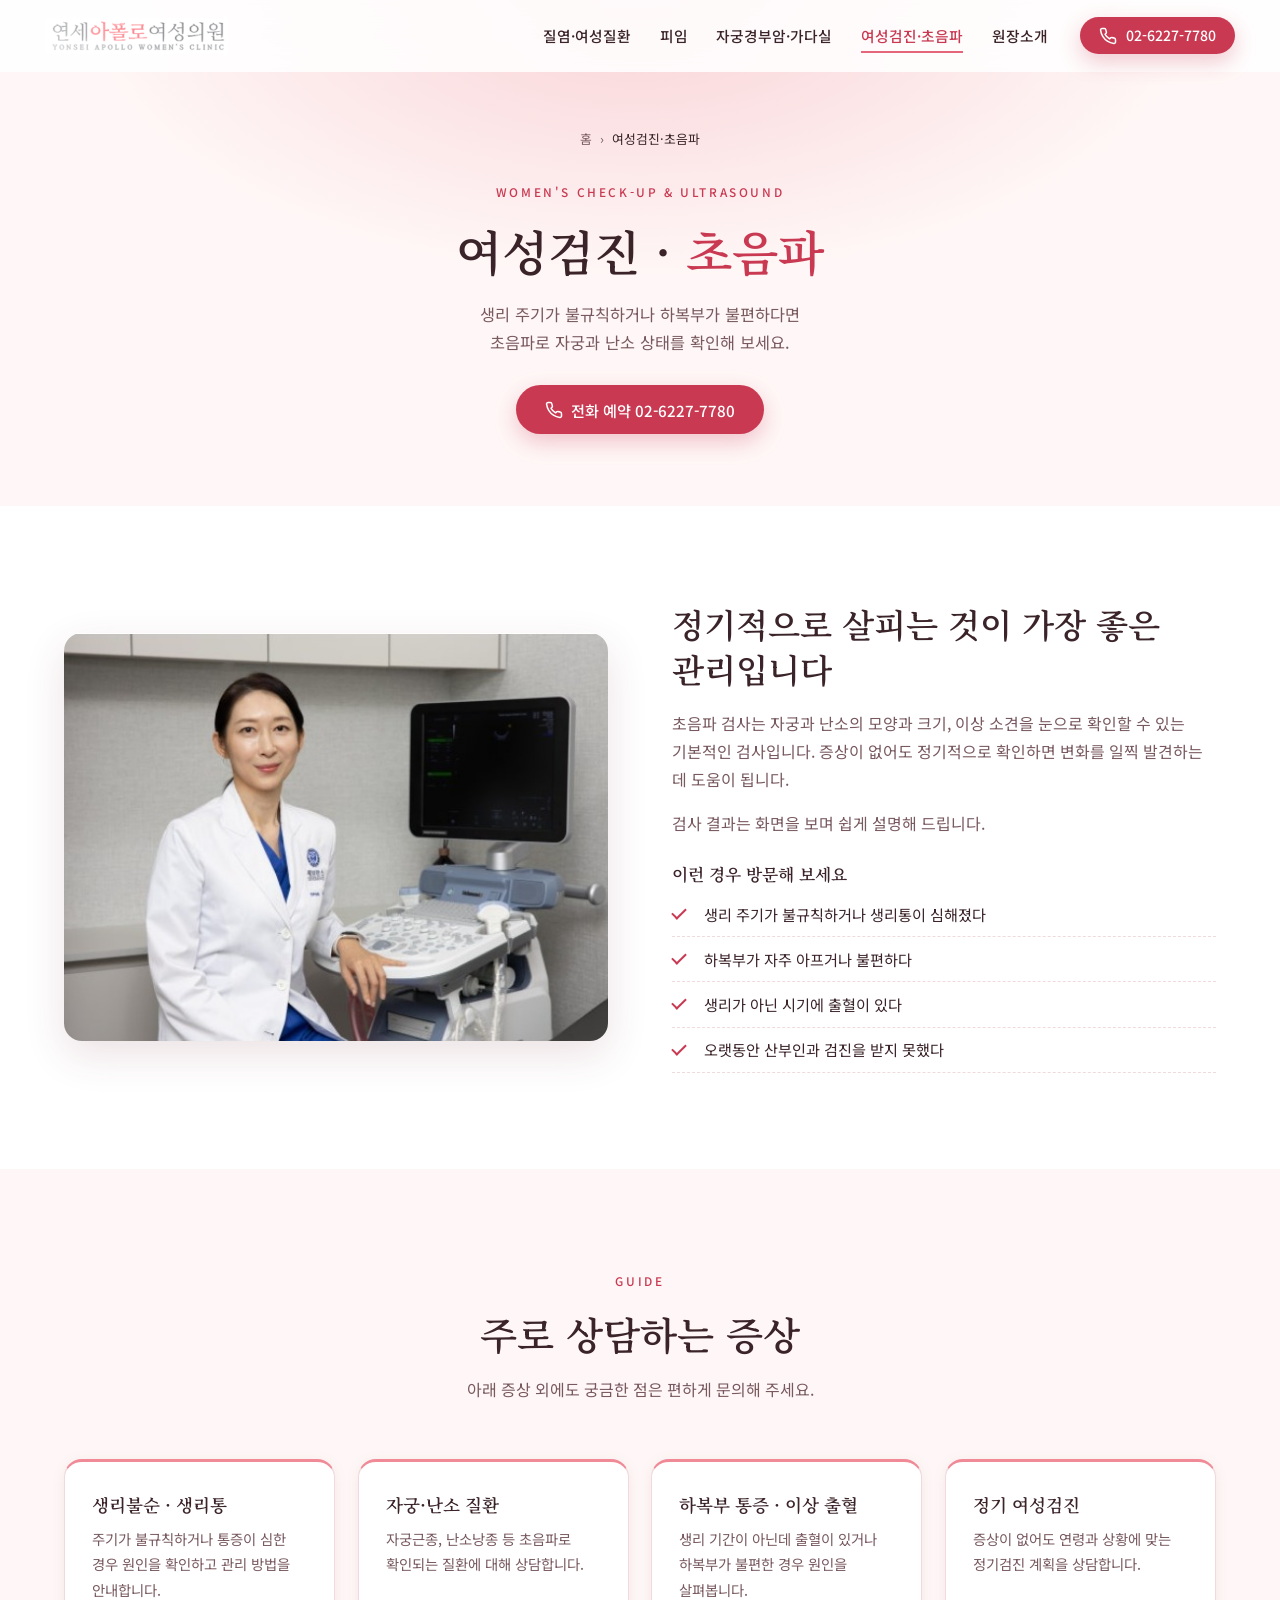
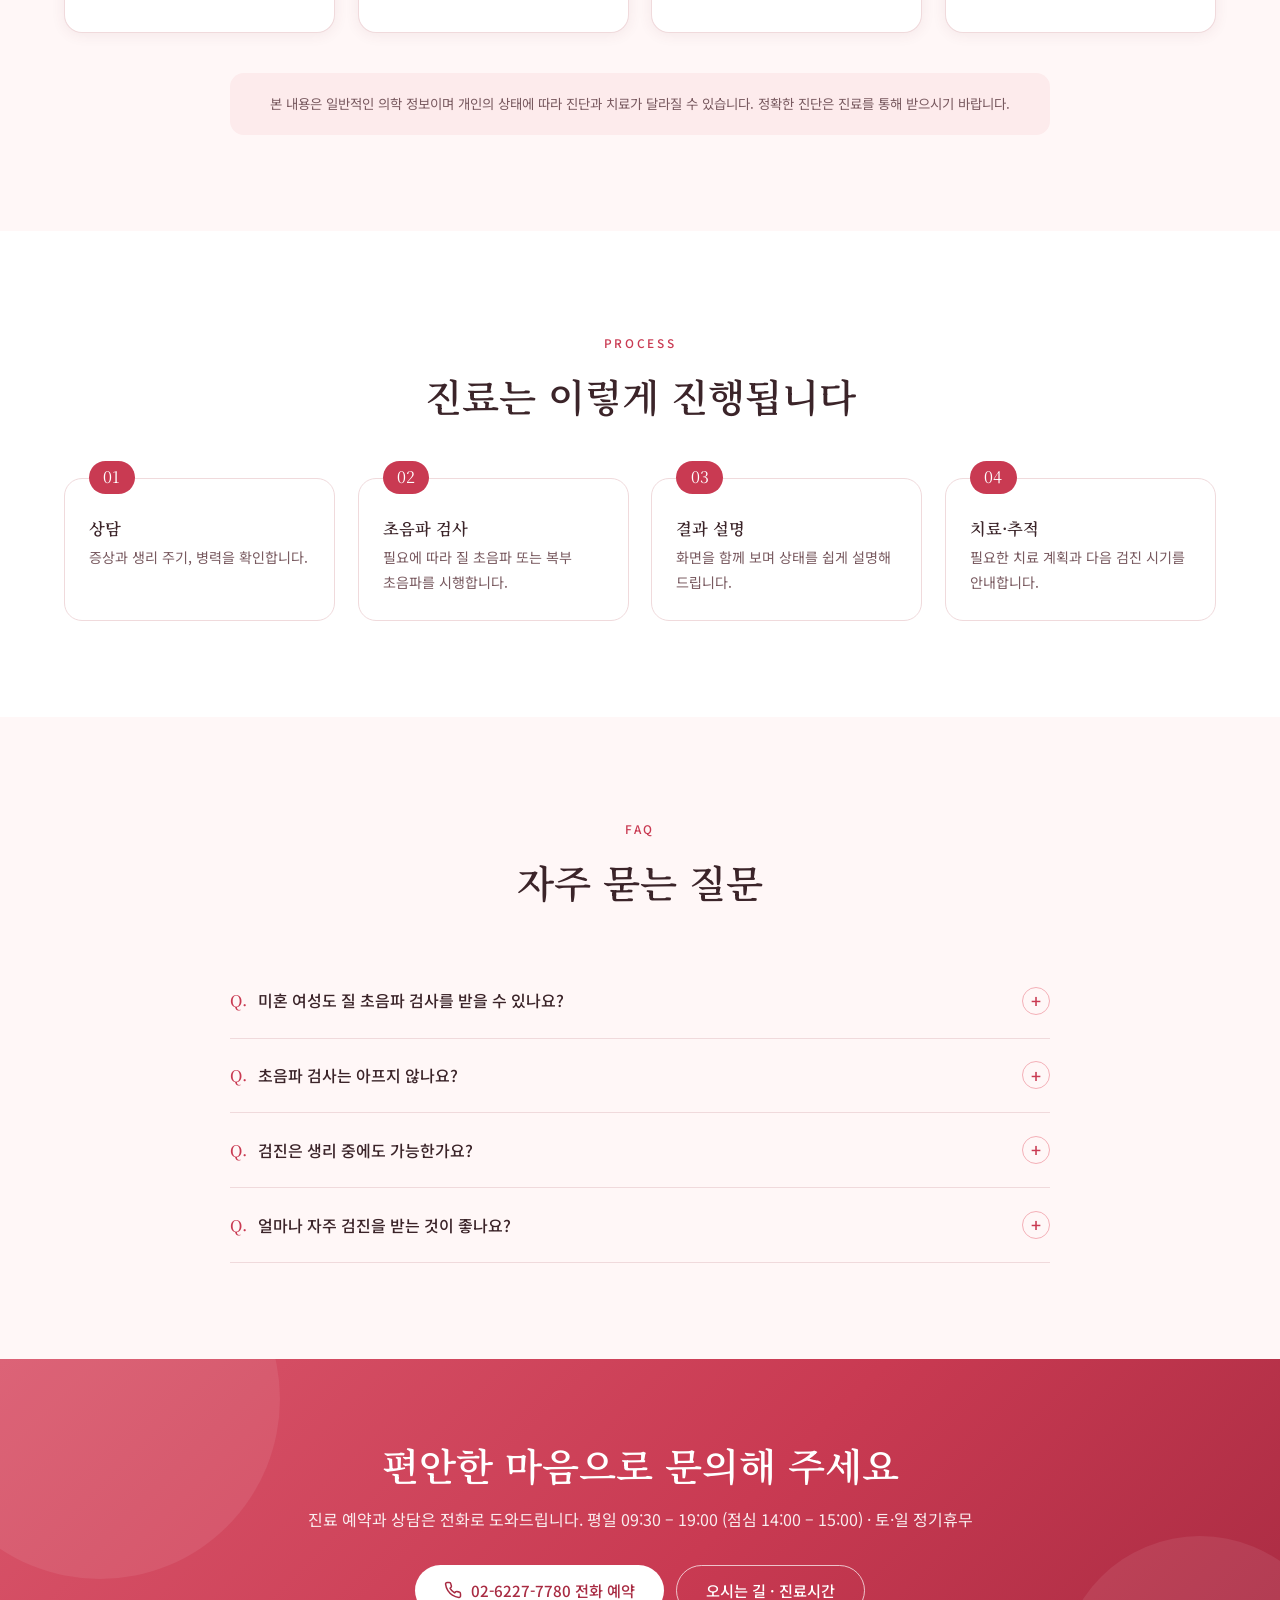
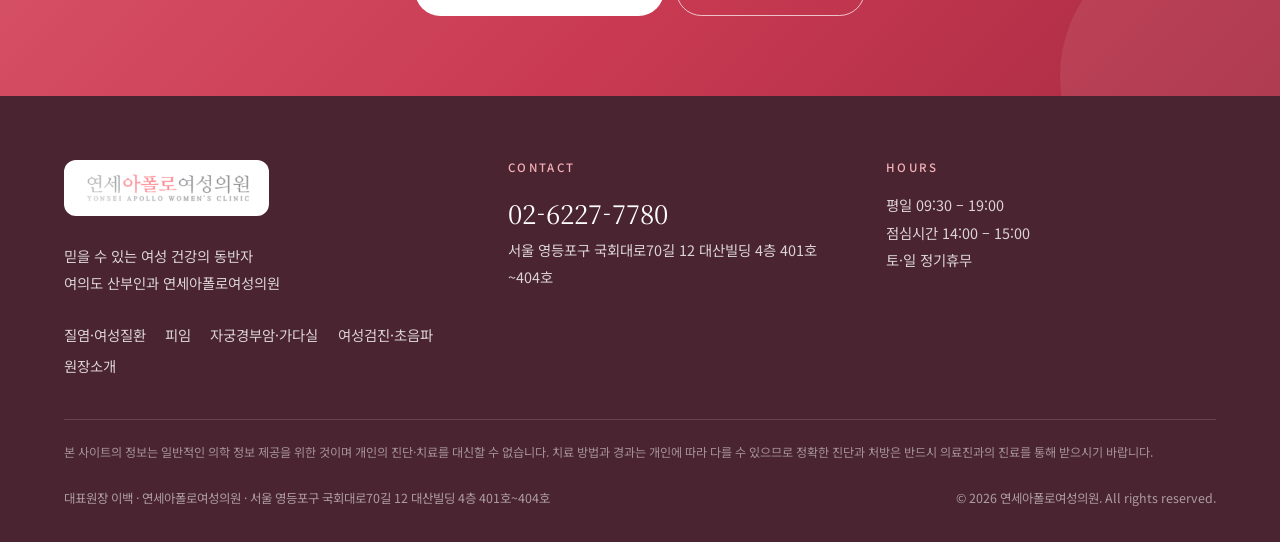
<file: checkup.html>
<!DOCTYPE html>
<html lang="ko">
<head>
<meta charset="UTF-8">
<meta name="viewport" content="width=device-width, initial-scale=1.0">
<title>여의도 여성검진·질 초음파 | 연세아폴로여성의원 산부인과</title>
<meta name="description" content="여의도 산부인과 연세아폴로여성의원의 여성검진과 초음파 진료. 생리불순, 생리통, 하복부 통증, 자궁·난소 질환 상담과 정기검진. 전화 02-6227-7780">
<meta name="keywords" content="여의도 산부인과 초음파, 질초음파, 여성검진, 생리불순, 생리통, 자궁근종, 난소낭종, 여의도 산부인과">
<meta name="theme-color" content="#C93A52">
<link rel="canonical" href="https://xn--vb0bp2kv3iijdnxio9brg.kr/checkup.html">
<link rel="icon" type="image/png" href="images/favicon.png">
<link rel="apple-touch-icon" href="images/apple-touch-icon.png">
<meta property="og:type" content="website">
<meta property="og:locale" content="ko_KR">
<meta property="og:site_name" content="연세아폴로여성의원">
<meta property="og:title" content="여의도 여성검진·질 초음파 | 연세아폴로여성의원 산부인과">
<meta property="og:description" content="여의도 산부인과 연세아폴로여성의원의 여성검진과 초음파 진료. 생리불순, 생리통, 하복부 통증, 자궁·난소 질환 상담과 정기검진. 전화 02-6227-7780">
<meta property="og:url" content="https://xn--vb0bp2kv3iijdnxio9brg.kr/checkup.html">
<meta property="og:image" content="https://xn--vb0bp2kv3iijdnxio9brg.kr/images/ultrasound.jpg">
<link rel="preconnect" href="https://fonts.googleapis.com">
<link rel="preconnect" href="https://fonts.gstatic.com" crossorigin>
<link href="https://fonts.googleapis.com/css2?family=Noto+Sans+KR:wght@300;400;500;700&family=Noto+Serif+KR:wght@400;600;700&display=swap" rel="stylesheet">
<link rel="stylesheet" href="css/style.css">
<script type="application/ld+json">{"@context": "https://schema.org", "@graph": [{"@type": ["MedicalClinic", "LocalBusiness"], "name": "연세아폴로여성의원", "alternateName": "Yonsei Apollo Women's Clinic", "medicalSpecialty": "Obstetrics and Gynecology", "image": "https://xn--vb0bp2kv3iijdnxio9brg.kr/images/logo-full.png", "url": "https://xn--vb0bp2kv3iijdnxio9brg.kr/", "telephone": "+82-2-6227-7780", "address": {"@type": "PostalAddress", "streetAddress": "국회대로70길 12 대산빌딩 4층 401호~404호", "addressLocality": "영등포구", "addressRegion": "서울특별시", "addressCountry": "KR"}, "openingHoursSpecification": [{"@type": "OpeningHoursSpecification", "dayOfWeek": ["Monday", "Tuesday", "Wednesday", "Thursday", "Friday"], "opens": "09:30", "closes": "14:00"}, {"@type": "OpeningHoursSpecification", "dayOfWeek": ["Monday", "Tuesday", "Wednesday", "Thursday", "Friday"], "opens": "15:00", "closes": "19:00"}], "founder": {"@type": "Physician", "name": "이백", "jobTitle": "대표원장", "medicalSpecialty": "Obstetrics and Gynecology"}, "sameAs": ["https://map.naver.com/p/entry/place/1579678159"]}, {"@type": "FAQPage", "mainEntity": [{"@type": "Question", "name": "미혼 여성도 질 초음파 검사를 받을 수 있나요?", "acceptedAnswer": {"@type": "Answer", "text": "성 경험이 없는 경우 등 개인 상황에 따라 복부(배) 초음파 등 다른 방법을 선택할 수 있습니다. 검사 전에 편하게 말씀해 주세요."}}, {"@type": "Question", "name": "초음파 검사는 아프지 않나요?", "acceptedAnswer": {"@type": "Answer", "text": "대부분 큰 통증 없이 짧은 시간에 진행됩니다. 불편하시면 언제든 말씀해 주세요."}}, {"@type": "Question", "name": "검진은 생리 중에도 가능한가요?", "acceptedAnswer": {"@type": "Answer", "text": "검사 종류에 따라 생리가 끝난 직후가 더 정확할 수 있습니다. 예약 시 상황을 알려주시면 적절한 시기를 안내해 드립니다."}}, {"@type": "Question", "name": "얼마나 자주 검진을 받는 것이 좋나요?", "acceptedAnswer": {"@type": "Answer", "text": "연령과 병력에 따라 다르지만 증상이 없더라도 정기적으로 산부인과 검진을 받는 것을 권합니다. 개인별 주기는 진료 시 상담해 드립니다."}}]}, {"@type": "BreadcrumbList", "itemListElement": [{"@type": "ListItem", "position": 1, "name": "홈", "item": "https://xn--vb0bp2kv3iijdnxio9brg.kr/"}, {"@type": "ListItem", "position": 2, "name": "여성검진·초음파", "item": "https://xn--vb0bp2kv3iijdnxio9brg.kr/checkup.html"}]}]}</script>
</head>
<body>
<a class="sr-only" href="#main">본문 바로가기</a>
<header class="site-header" id="siteHeader" role="banner">
  <a href="index.html" class="logo" aria-label="연세아폴로여성의원 홈으로"><img src="images/logo-wordmark.png" alt="연세아폴로여성의원" width="315" height="62"></a>
  <nav class="gnb" aria-label="주요 메뉴">
    <ul class="gnb-menu"><li><a href="vaginitis.html">질염·여성질환</a></li><li><a href="contraception.html">피임</a></li><li><a href="cervical-cancer.html">자궁경부암·가다실</a></li><li><a href="checkup.html" class="active">여성검진·초음파</a></li><li><a href="doctor.html">원장소개</a></li></ul>
    <a href="tel:0262277780" class="btn btn-primary header-tel"><svg viewBox="0 0 24 24" fill="none" stroke="currentColor" stroke-width="2" stroke-linecap="round" stroke-linejoin="round"><path d="M22 16.9v3a2 2 0 0 1-2.2 2 19.8 19.8 0 0 1-8.6-3.1 19.5 19.5 0 0 1-6-6A19.8 19.8 0 0 1 2.1 4.2 2 2 0 0 1 4.1 2h3a2 2 0 0 1 2 1.7c.1.9.4 1.8.7 2.7a2 2 0 0 1-.5 2.1L8.1 9.8a16 16 0 0 0 6 6l1.3-1.3a2 2 0 0 1 2.1-.4c.9.3 1.8.6 2.7.7a2 2 0 0 1 1.7 2.1z"/></svg>02-6227-7780</a>
    <button class="hamburger" id="hamburger" aria-label="메뉴 열기" aria-expanded="false"><span></span><span></span><span></span></button>
  </nav>
</header>
<div class="mobile-nav-overlay" id="mobileNavOverlay" aria-hidden="true"></div>
<nav class="mobile-nav" id="mobileNav" aria-label="모바일 메뉴">
  <button class="mobile-nav-close" id="mobileNavClose" aria-label="메뉴 닫기">✕</button>
  <ul class="mobile-nav-menu"><li><a href="vaginitis.html"><span class="sub">VAGINITIS</span>질염·여성질환</a></li><li><a href="contraception.html"><span class="sub">CONTRACEPTION</span>피임</a></li><li><a href="cervical-cancer.html"><span class="sub">HPV VACCINE</span>자궁경부암·가다실</a></li><li><a href="checkup.html"><span class="sub">CHECK-UP</span>여성검진·초음파</a></li><li><a href="doctor.html"><span class="sub">DOCTOR</span>원장소개</a></li></ul>
  <div class="mobile-nav-contact">
    <a class="tel" href="tel:0262277780">02-6227-7780</a>
    <p>평일 09:30 – 19:00 (점심 14:00 – 15:00)<br>토·일 정기휴무</p>
  </div>
</nav>
<main id="main">

<section class="page-hero">
  <div class="container">
    <nav class="breadcrumb" aria-label="현재 위치"><a href="index.html">홈</a><span>›</span><span class="cur">여성검진·초음파</span></nav>
    <span class="eyebrow">Women's Check-up & Ultrasound</span>
    <h1>여성검진 · <em>초음파</em></h1>
    <p class="lead">생리 주기가 불규칙하거나 하복부가 불편하다면<br>초음파로 자궁과 난소 상태를 확인해 보세요.</p>
    <div class="cta-btns"><a class="btn btn-primary" href="tel:0262277780"><svg viewBox="0 0 24 24" fill="none" stroke="currentColor" stroke-width="2" stroke-linecap="round" stroke-linejoin="round"><path d="M22 16.9v3a2 2 0 0 1-2.2 2 19.8 19.8 0 0 1-8.6-3.1 19.5 19.5 0 0 1-6-6A19.8 19.8 0 0 1 2.1 4.2 2 2 0 0 1 4.1 2h3a2 2 0 0 1 2 1.7c.1.9.4 1.8.7 2.7a2 2 0 0 1-.5 2.1L8.1 9.8a16 16 0 0 0 6 6l1.3-1.3a2 2 0 0 1 2.1-.4c.9.3 1.8.6 2.7.7a2 2 0 0 1 1.7 2.1z"/></svg>전화 예약 02-6227-7780</a></div>
  </div>
</section>

<section class="section">
  <div class="container intro-grid">
    <div class="intro-photo reveal"><img src="images/ultrasound.jpg" alt="초음파 장비를 이용한 산부인과 검진" loading="lazy"></div>
    <div class="intro-copy reveal d1">
      <h2>정기적으로 살피는 것이 가장 좋은 관리입니다</h2>
      <p>초음파 검사는 자궁과 난소의 모양과 크기, 이상 소견을 눈으로 확인할 수 있는 기본적인 검사입니다. 증상이 없어도 정기적으로 확인하면 변화를 일찍 발견하는 데 도움이 됩니다.</p><p>검사 결과는 화면을 보며 쉽게 설명해 드립니다.</p>
      <h3 style="font-size:1.05rem;margin:1.6rem 0 .4rem">이런 경우 방문해 보세요</h3>
      <ul class="check-list" style="margin-bottom:0"><li>생리 주기가 불규칙하거나 생리통이 심해졌다</li><li>하복부가 자주 아프거나 불편하다</li><li>생리가 아닌 시기에 출혈이 있다</li><li>오랫동안 산부인과 검진을 받지 못했다</li></ul>
    </div>
  </div>
</section>

<section class="section tint">
  <div class="container">
    <div class="section-head reveal"><span class="eyebrow">Guide</span><h2>주로 상담하는 증상</h2><p>아래 증상 외에도 궁금한 점은 편하게 문의해 주세요.</p></div>
    <div class="card-grid four"><div class="info-card reveal d1"><h3>생리불순 · 생리통</h3><p>주기가 불규칙하거나 통증이 심한 경우 원인을 확인하고 관리 방법을 안내합니다.</p></div><div class="info-card reveal d2"><h3>자궁·난소 질환</h3><p>자궁근종, 난소낭종 등 초음파로 확인되는 질환에 대해 상담합니다.</p></div><div class="info-card reveal d3"><h3>하복부 통증 · 이상 출혈</h3><p>생리 기간이 아닌데 출혈이 있거나 하복부가 불편한 경우 원인을 살펴봅니다.</p></div><div class="info-card reveal d1"><h3>정기 여성검진</h3><p>증상이 없어도 연령과 상황에 맞는 정기검진 계획을 상담합니다.</p></div></div>
    <p class="notice reveal">본 내용은 일반적인 의학 정보이며 개인의 상태에 따라 진단과 치료가 달라질 수 있습니다. 정확한 진단은 진료를 통해 받으시기 바랍니다.</p>
  </div>
</section>

<section class="section">
  <div class="container">
    <div class="section-head reveal"><span class="eyebrow">Process</span><h2>진료는 이렇게 진행됩니다</h2></div>
    <div class="steps"><div class="step reveal d1"><h3>상담</h3><p>증상과 생리 주기, 병력을 확인합니다.</p></div><div class="step reveal d2"><h3>초음파 검사</h3><p>필요에 따라 질 초음파 또는 복부 초음파를 시행합니다.</p></div><div class="step reveal d3"><h3>결과 설명</h3><p>화면을 함께 보며 상태를 쉽게 설명해 드립니다.</p></div><div class="step reveal d1"><h3>치료·추적</h3><p>필요한 치료 계획과 다음 검진 시기를 안내합니다.</p></div></div>
  </div>
</section>

<section class="section tint">
  <div class="container">
    <div class="section-head reveal"><span class="eyebrow">FAQ</span><h2>자주 묻는 질문</h2></div>
    <div class="faq-list"><div class="faq-item reveal"><button class="faq-q" aria-expanded="false"><span><span class="q">Q.</span>미혼 여성도 질 초음파 검사를 받을 수 있나요?</span><span class="faq-icon" aria-hidden="true">+</span></button><div class="faq-a"><p>성 경험이 없는 경우 등 개인 상황에 따라 복부(배) 초음파 등 다른 방법을 선택할 수 있습니다. 검사 전에 편하게 말씀해 주세요.</p></div></div><div class="faq-item reveal"><button class="faq-q" aria-expanded="false"><span><span class="q">Q.</span>초음파 검사는 아프지 않나요?</span><span class="faq-icon" aria-hidden="true">+</span></button><div class="faq-a"><p>대부분 큰 통증 없이 짧은 시간에 진행됩니다. 불편하시면 언제든 말씀해 주세요.</p></div></div><div class="faq-item reveal"><button class="faq-q" aria-expanded="false"><span><span class="q">Q.</span>검진은 생리 중에도 가능한가요?</span><span class="faq-icon" aria-hidden="true">+</span></button><div class="faq-a"><p>검사 종류에 따라 생리가 끝난 직후가 더 정확할 수 있습니다. 예약 시 상황을 알려주시면 적절한 시기를 안내해 드립니다.</p></div></div><div class="faq-item reveal"><button class="faq-q" aria-expanded="false"><span><span class="q">Q.</span>얼마나 자주 검진을 받는 것이 좋나요?</span><span class="faq-icon" aria-hidden="true">+</span></button><div class="faq-a"><p>연령과 병력에 따라 다르지만 증상이 없더라도 정기적으로 산부인과 검진을 받는 것을 권합니다. 개인별 주기는 진료 시 상담해 드립니다.</p></div></div></div>
  </div>
</section>
<section class="cta-banner">
  <div class="container reveal">
    <h2>편안한 마음으로 문의해 주세요</h2>
    <p>진료 예약과 상담은 전화로 도와드립니다. 평일 09:30 – 19:00 (점심 14:00 – 15:00) · 토·일 정기휴무</p>
    <div class="cta-btns">
      <a class="btn btn-white" href="tel:0262277780"><svg viewBox="0 0 24 24" fill="none" stroke="currentColor" stroke-width="2" stroke-linecap="round" stroke-linejoin="round"><path d="M22 16.9v3a2 2 0 0 1-2.2 2 19.8 19.8 0 0 1-8.6-3.1 19.5 19.5 0 0 1-6-6A19.8 19.8 0 0 1 2.1 4.2 2 2 0 0 1 4.1 2h3a2 2 0 0 1 2 1.7c.1.9.4 1.8.7 2.7a2 2 0 0 1-.5 2.1L8.1 9.8a16 16 0 0 0 6 6l1.3-1.3a2 2 0 0 1 2.1-.4c.9.3 1.8.6 2.7.7a2 2 0 0 1 1.7 2.1z"/></svg>02-6227-7780 전화 예약</a>
      <a class="btn btn-outline-white" href="index.html#location">오시는 길 · 진료시간</a>
    </div>
  </div>
</section>

</main>
<footer class="site-footer" role="contentinfo">
  <div class="container">
    <div class="footer-top">
      <div>
        <div class="footer-logo"><img src="images/logo-wordmark.png" alt="연세아폴로여성의원" width="315" height="62"></div>
        <p>믿을 수 있는 여성 건강의 동반자<br>여의도 산부인과 연세아폴로여성의원</p>
        <div class="footer-links"><a href="vaginitis.html">질염·여성질환</a><a href="contraception.html">피임</a><a href="cervical-cancer.html">자궁경부암·가다실</a><a href="checkup.html">여성검진·초음파</a><a href="doctor.html">원장소개</a></div>
      </div>
      <div>
        <h4>Contact</h4>
        <a class="footer-tel" href="tel:0262277780">02-6227-7780</a>
        <address>서울 영등포구 국회대로70길 12 대산빌딩 4층 401호~404호</address>
      </div>
      <div>
        <h4>Hours</h4>
        <p>평일 09:30 – 19:00<br>점심시간 14:00 – 15:00<br>토·일 정기휴무</p>
      </div>
    </div>
    <p class="footer-notice">본 사이트의 정보는 일반적인 의학 정보 제공을 위한 것이며 개인의 진단·치료를 대신할 수 없습니다. 치료 방법과 경과는 개인에 따라 다를 수 있으므로 정확한 진단과 처방은 반드시 의료진과의 진료를 통해 받으시기 바랍니다.</p>
    <div class="footer-bottom">
      <span>대표원장 이백 · 연세아폴로여성의원 · 서울 영등포구 국회대로70길 12 대산빌딩 4층 401호~404호</span>
      <span>© 2026 연세아폴로여성의원. All rights reserved.</span>
    </div>
  </div>
</footer>
<div class="call-bar"><a class="call" href="tel:0262277780">전화 예약</a><a class="map" href="https://map.naver.com/p/entry/place/1579678159" target="_blank" rel="noopener">지도 보기</a></div>
<button class="scroll-top" id="scrollTop" aria-label="맨 위로 이동">↑</button>
<script src="js/main.js"></script>
</body>
</html>
</file>
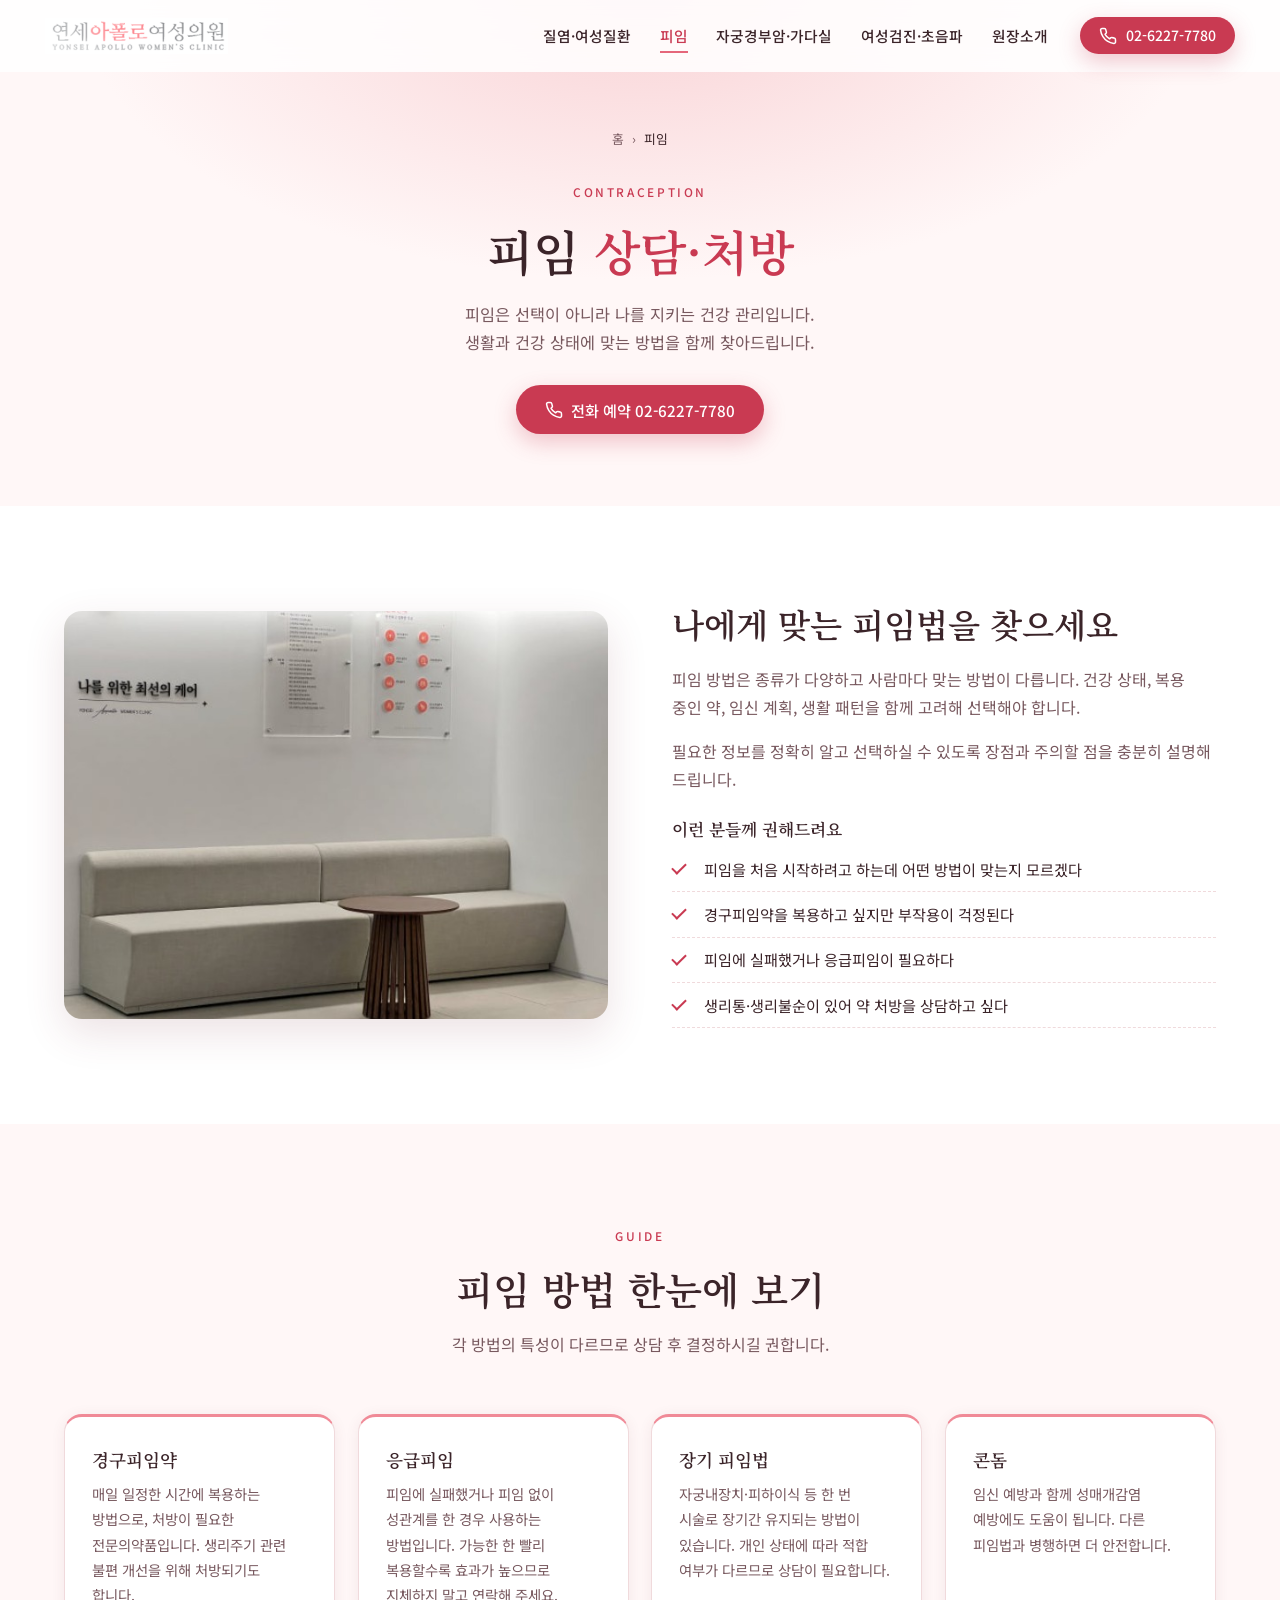
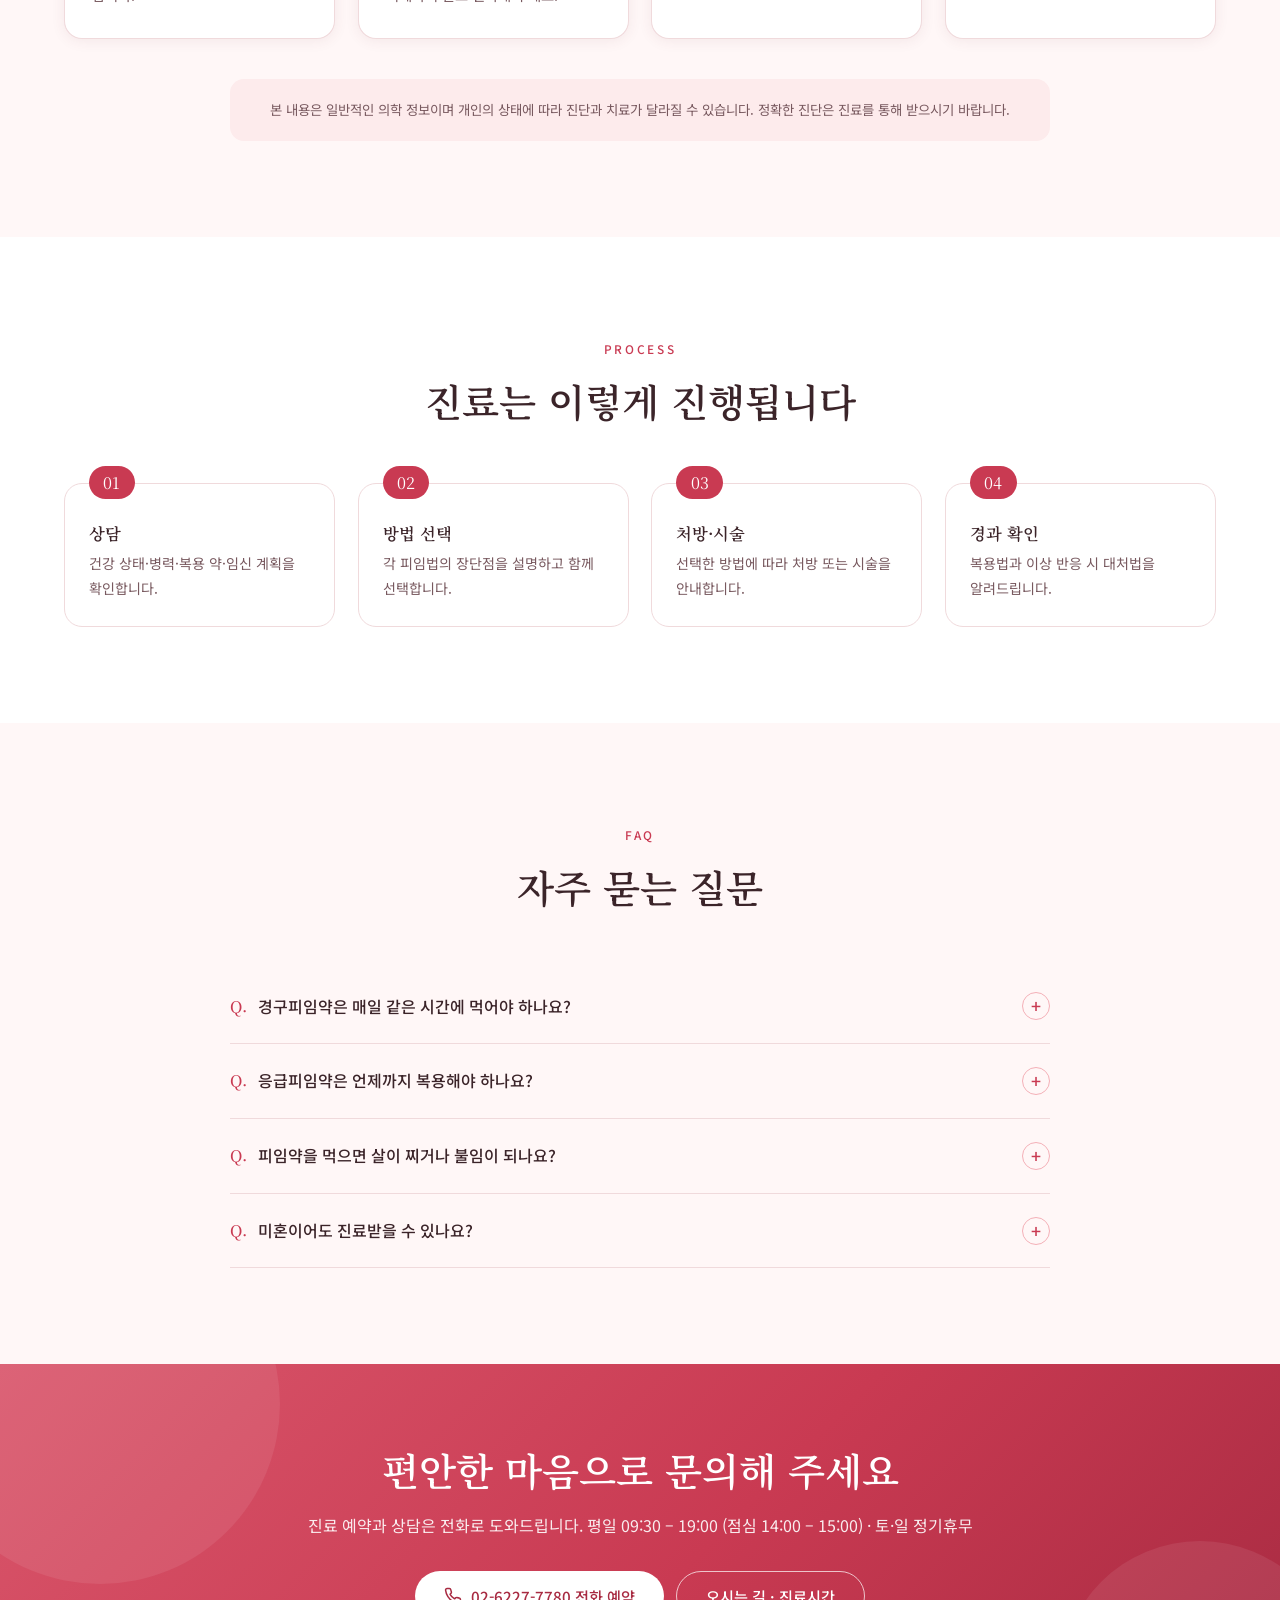
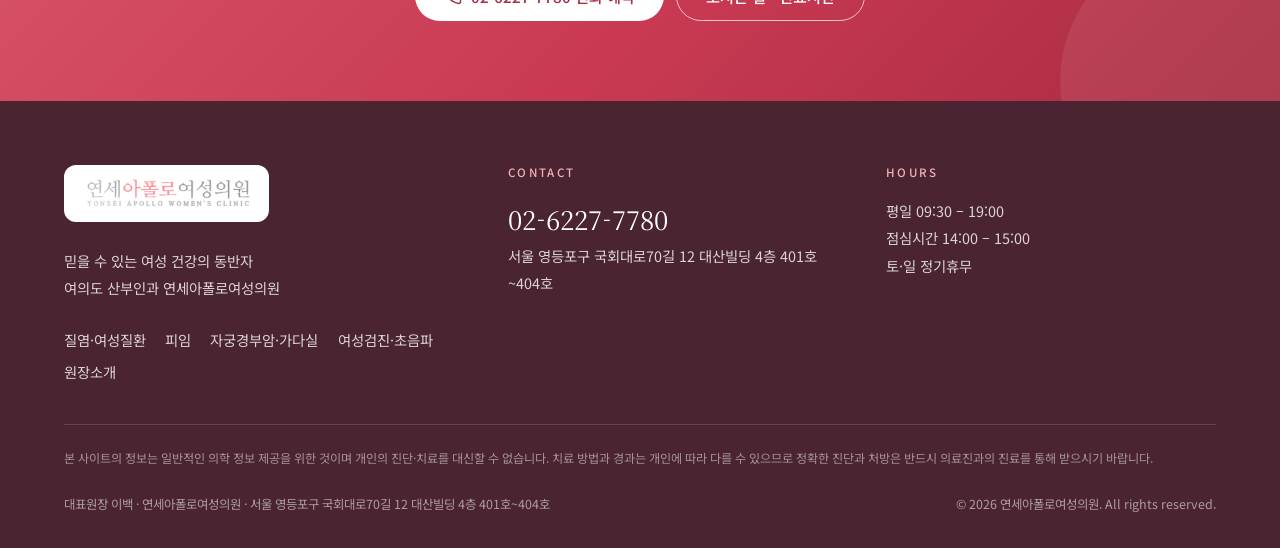
<file: contraception.html>
<!DOCTYPE html>
<html lang="ko">
<head>
<meta charset="UTF-8">
<meta name="viewport" content="width=device-width, initial-scale=1.0">
<title>여의도 피임 상담·경구피임약 처방 | 연세아폴로여성의원</title>
<meta name="description" content="여의도 산부인과 연세아폴로여성의원의 피임 상담. 경구피임약 처방, 응급피임 상담, 나에게 맞는 피임법 선택을 산부인과 전문의가 1:1로 안내합니다. 전화 02-6227-7780">
<meta name="keywords" content="여의도 피임, 경구피임약 처방, 응급피임약, 피임 상담, 피임법, 여의도 산부인과, 영등포 산부인과">
<meta name="theme-color" content="#C93A52">
<link rel="canonical" href="https://xn--vb0bp2kv3iijdnxio9brg.kr/contraception.html">
<link rel="icon" type="image/png" href="images/favicon.png">
<link rel="apple-touch-icon" href="images/apple-touch-icon.png">
<meta property="og:type" content="website">
<meta property="og:locale" content="ko_KR">
<meta property="og:site_name" content="연세아폴로여성의원">
<meta property="og:title" content="여의도 피임 상담·경구피임약 처방 | 연세아폴로여성의원">
<meta property="og:description" content="여의도 산부인과 연세아폴로여성의원의 피임 상담. 경구피임약 처방, 응급피임 상담, 나에게 맞는 피임법 선택을 산부인과 전문의가 1:1로 안내합니다. 전화 02-6227-7780">
<meta property="og:url" content="https://xn--vb0bp2kv3iijdnxio9brg.kr/contraception.html">
<meta property="og:image" content="https://xn--vb0bp2kv3iijdnxio9brg.kr/images/lounge.jpg">
<link rel="preconnect" href="https://fonts.googleapis.com">
<link rel="preconnect" href="https://fonts.gstatic.com" crossorigin>
<link href="https://fonts.googleapis.com/css2?family=Noto+Sans+KR:wght@300;400;500;700&family=Noto+Serif+KR:wght@400;600;700&display=swap" rel="stylesheet">
<link rel="stylesheet" href="css/style.css">
<script type="application/ld+json">{"@context": "https://schema.org", "@graph": [{"@type": ["MedicalClinic", "LocalBusiness"], "name": "연세아폴로여성의원", "alternateName": "Yonsei Apollo Women's Clinic", "medicalSpecialty": "Obstetrics and Gynecology", "image": "https://xn--vb0bp2kv3iijdnxio9brg.kr/images/logo-full.png", "url": "https://xn--vb0bp2kv3iijdnxio9brg.kr/", "telephone": "+82-2-6227-7780", "address": {"@type": "PostalAddress", "streetAddress": "국회대로70길 12 대산빌딩 4층 401호~404호", "addressLocality": "영등포구", "addressRegion": "서울특별시", "addressCountry": "KR"}, "openingHoursSpecification": [{"@type": "OpeningHoursSpecification", "dayOfWeek": ["Monday", "Tuesday", "Wednesday", "Thursday", "Friday"], "opens": "09:30", "closes": "14:00"}, {"@type": "OpeningHoursSpecification", "dayOfWeek": ["Monday", "Tuesday", "Wednesday", "Thursday", "Friday"], "opens": "15:00", "closes": "19:00"}], "founder": {"@type": "Physician", "name": "이백", "jobTitle": "대표원장", "medicalSpecialty": "Obstetrics and Gynecology"}, "sameAs": ["https://map.naver.com/p/entry/place/1579678159"]}, {"@type": "FAQPage", "mainEntity": [{"@type": "Question", "name": "경구피임약은 매일 같은 시간에 먹어야 하나요?", "acceptedAnswer": {"@type": "Answer", "text": "네, 일정한 시간에 복용하는 것이 효과를 안정적으로 유지하는 데 중요합니다. 복용을 놓쳤을 때의 대처법은 제품마다 다르므로 처방 시 자세히 안내해 드립니다."}}, {"@type": "Question", "name": "응급피임약은 언제까지 복용해야 하나요?", "acceptedAnswer": {"@type": "Answer", "text": "성관계 후 가능한 한 빨리 복용할수록 효과가 높으며, 시간이 지날수록 효과가 떨어집니다. 일반적으로 72시간 이내 복용이 권장되므로 빠르게 연락해 주세요."}}, {"@type": "Question", "name": "피임약을 먹으면 살이 찌거나 불임이 되나요?", "acceptedAnswer": {"@type": "Answer", "text": "복용을 중단하면 대부분 가임력이 회복되는 것으로 알려져 있습니다. 체중 변화 등 개인차가 있는 반응은 상담 시 충분히 설명해 드립니다."}}, {"@type": "Question", "name": "미혼이어도 진료받을 수 있나요?", "acceptedAnswer": {"@type": "Answer", "text": "물론입니다. 결혼 여부와 관계없이 편하게 상담하실 수 있으며, 진료 내용은 의료법에 따라 비밀이 보장됩니다."}}]}, {"@type": "BreadcrumbList", "itemListElement": [{"@type": "ListItem", "position": 1, "name": "홈", "item": "https://xn--vb0bp2kv3iijdnxio9brg.kr/"}, {"@type": "ListItem", "position": 2, "name": "피임", "item": "https://xn--vb0bp2kv3iijdnxio9brg.kr/contraception.html"}]}]}</script>
</head>
<body>
<a class="sr-only" href="#main">본문 바로가기</a>
<header class="site-header" id="siteHeader" role="banner">
  <a href="index.html" class="logo" aria-label="연세아폴로여성의원 홈으로"><img src="images/logo-wordmark.png" alt="연세아폴로여성의원" width="315" height="62"></a>
  <nav class="gnb" aria-label="주요 메뉴">
    <ul class="gnb-menu"><li><a href="vaginitis.html">질염·여성질환</a></li><li><a href="contraception.html" class="active">피임</a></li><li><a href="cervical-cancer.html">자궁경부암·가다실</a></li><li><a href="checkup.html">여성검진·초음파</a></li><li><a href="doctor.html">원장소개</a></li></ul>
    <a href="tel:0262277780" class="btn btn-primary header-tel"><svg viewBox="0 0 24 24" fill="none" stroke="currentColor" stroke-width="2" stroke-linecap="round" stroke-linejoin="round"><path d="M22 16.9v3a2 2 0 0 1-2.2 2 19.8 19.8 0 0 1-8.6-3.1 19.5 19.5 0 0 1-6-6A19.8 19.8 0 0 1 2.1 4.2 2 2 0 0 1 4.1 2h3a2 2 0 0 1 2 1.7c.1.9.4 1.8.7 2.7a2 2 0 0 1-.5 2.1L8.1 9.8a16 16 0 0 0 6 6l1.3-1.3a2 2 0 0 1 2.1-.4c.9.3 1.8.6 2.7.7a2 2 0 0 1 1.7 2.1z"/></svg>02-6227-7780</a>
    <button class="hamburger" id="hamburger" aria-label="메뉴 열기" aria-expanded="false"><span></span><span></span><span></span></button>
  </nav>
</header>
<div class="mobile-nav-overlay" id="mobileNavOverlay" aria-hidden="true"></div>
<nav class="mobile-nav" id="mobileNav" aria-label="모바일 메뉴">
  <button class="mobile-nav-close" id="mobileNavClose" aria-label="메뉴 닫기">✕</button>
  <ul class="mobile-nav-menu"><li><a href="vaginitis.html"><span class="sub">VAGINITIS</span>질염·여성질환</a></li><li><a href="contraception.html"><span class="sub">CONTRACEPTION</span>피임</a></li><li><a href="cervical-cancer.html"><span class="sub">HPV VACCINE</span>자궁경부암·가다실</a></li><li><a href="checkup.html"><span class="sub">CHECK-UP</span>여성검진·초음파</a></li><li><a href="doctor.html"><span class="sub">DOCTOR</span>원장소개</a></li></ul>
  <div class="mobile-nav-contact">
    <a class="tel" href="tel:0262277780">02-6227-7780</a>
    <p>평일 09:30 – 19:00 (점심 14:00 – 15:00)<br>토·일 정기휴무</p>
  </div>
</nav>
<main id="main">

<section class="page-hero">
  <div class="container">
    <nav class="breadcrumb" aria-label="현재 위치"><a href="index.html">홈</a><span>›</span><span class="cur">피임</span></nav>
    <span class="eyebrow">Contraception</span>
    <h1>피임 <em>상담·처방</em></h1>
    <p class="lead">피임은 선택이 아니라 나를 지키는 건강 관리입니다.<br>생활과 건강 상태에 맞는 방법을 함께 찾아드립니다.</p>
    <div class="cta-btns"><a class="btn btn-primary" href="tel:0262277780"><svg viewBox="0 0 24 24" fill="none" stroke="currentColor" stroke-width="2" stroke-linecap="round" stroke-linejoin="round"><path d="M22 16.9v3a2 2 0 0 1-2.2 2 19.8 19.8 0 0 1-8.6-3.1 19.5 19.5 0 0 1-6-6A19.8 19.8 0 0 1 2.1 4.2 2 2 0 0 1 4.1 2h3a2 2 0 0 1 2 1.7c.1.9.4 1.8.7 2.7a2 2 0 0 1-.5 2.1L8.1 9.8a16 16 0 0 0 6 6l1.3-1.3a2 2 0 0 1 2.1-.4c.9.3 1.8.6 2.7.7a2 2 0 0 1 1.7 2.1z"/></svg>전화 예약 02-6227-7780</a></div>
  </div>
</section>

<section class="section">
  <div class="container intro-grid">
    <div class="intro-photo reveal"><img src="images/lounge.jpg" alt="연세아폴로여성의원 대기 공간" loading="lazy"></div>
    <div class="intro-copy reveal d1">
      <h2>나에게 맞는 피임법을 찾으세요</h2>
      <p>피임 방법은 종류가 다양하고 사람마다 맞는 방법이 다릅니다. 건강 상태, 복용 중인 약, 임신 계획, 생활 패턴을 함께 고려해 선택해야 합니다.</p><p>필요한 정보를 정확히 알고 선택하실 수 있도록 장점과 주의할 점을 충분히 설명해 드립니다.</p>
      <h3 style="font-size:1.05rem;margin:1.6rem 0 .4rem">이런 분들께 권해드려요</h3>
      <ul class="check-list" style="margin-bottom:0"><li>피임을 처음 시작하려고 하는데 어떤 방법이 맞는지 모르겠다</li><li>경구피임약을 복용하고 싶지만 부작용이 걱정된다</li><li>피임에 실패했거나 응급피임이 필요하다</li><li>생리통·생리불순이 있어 약 처방을 상담하고 싶다</li></ul>
    </div>
  </div>
</section>

<section class="section tint">
  <div class="container">
    <div class="section-head reveal"><span class="eyebrow">Guide</span><h2>피임 방법 한눈에 보기</h2><p>각 방법의 특성이 다르므로 상담 후 결정하시길 권합니다.</p></div>
    <div class="card-grid four"><div class="info-card reveal d1"><h3>경구피임약</h3><p>매일 일정한 시간에 복용하는 방법으로, 처방이 필요한 전문의약품입니다. 생리주기 관련 불편 개선을 위해 처방되기도 합니다.</p></div><div class="info-card reveal d2"><h3>응급피임</h3><p>피임에 실패했거나 피임 없이 성관계를 한 경우 사용하는 방법입니다. 가능한 한 빨리 복용할수록 효과가 높으므로 지체하지 말고 연락해 주세요.</p></div><div class="info-card reveal d3"><h3>장기 피임법</h3><p>자궁내장치·피하이식 등 한 번 시술로 장기간 유지되는 방법이 있습니다. 개인 상태에 따라 적합 여부가 다르므로 상담이 필요합니다.</p></div><div class="info-card reveal d1"><h3>콘돔</h3><p>임신 예방과 함께 성매개감염 예방에도 도움이 됩니다. 다른 피임법과 병행하면 더 안전합니다.</p></div></div>
    <p class="notice reveal">본 내용은 일반적인 의학 정보이며 개인의 상태에 따라 진단과 치료가 달라질 수 있습니다. 정확한 진단은 진료를 통해 받으시기 바랍니다.</p>
  </div>
</section>

<section class="section">
  <div class="container">
    <div class="section-head reveal"><span class="eyebrow">Process</span><h2>진료는 이렇게 진행됩니다</h2></div>
    <div class="steps"><div class="step reveal d1"><h3>상담</h3><p>건강 상태·병력·복용 약·임신 계획을 확인합니다.</p></div><div class="step reveal d2"><h3>방법 선택</h3><p>각 피임법의 장단점을 설명하고 함께 선택합니다.</p></div><div class="step reveal d3"><h3>처방·시술</h3><p>선택한 방법에 따라 처방 또는 시술을 안내합니다.</p></div><div class="step reveal d1"><h3>경과 확인</h3><p>복용법과 이상 반응 시 대처법을 알려드립니다.</p></div></div>
  </div>
</section>

<section class="section tint">
  <div class="container">
    <div class="section-head reveal"><span class="eyebrow">FAQ</span><h2>자주 묻는 질문</h2></div>
    <div class="faq-list"><div class="faq-item reveal"><button class="faq-q" aria-expanded="false"><span><span class="q">Q.</span>경구피임약은 매일 같은 시간에 먹어야 하나요?</span><span class="faq-icon" aria-hidden="true">+</span></button><div class="faq-a"><p>네, 일정한 시간에 복용하는 것이 효과를 안정적으로 유지하는 데 중요합니다. 복용을 놓쳤을 때의 대처법은 제품마다 다르므로 처방 시 자세히 안내해 드립니다.</p></div></div><div class="faq-item reveal"><button class="faq-q" aria-expanded="false"><span><span class="q">Q.</span>응급피임약은 언제까지 복용해야 하나요?</span><span class="faq-icon" aria-hidden="true">+</span></button><div class="faq-a"><p>성관계 후 가능한 한 빨리 복용할수록 효과가 높으며, 시간이 지날수록 효과가 떨어집니다. 일반적으로 72시간 이내 복용이 권장되므로 빠르게 연락해 주세요.</p></div></div><div class="faq-item reveal"><button class="faq-q" aria-expanded="false"><span><span class="q">Q.</span>피임약을 먹으면 살이 찌거나 불임이 되나요?</span><span class="faq-icon" aria-hidden="true">+</span></button><div class="faq-a"><p>복용을 중단하면 대부분 가임력이 회복되는 것으로 알려져 있습니다. 체중 변화 등 개인차가 있는 반응은 상담 시 충분히 설명해 드립니다.</p></div></div><div class="faq-item reveal"><button class="faq-q" aria-expanded="false"><span><span class="q">Q.</span>미혼이어도 진료받을 수 있나요?</span><span class="faq-icon" aria-hidden="true">+</span></button><div class="faq-a"><p>물론입니다. 결혼 여부와 관계없이 편하게 상담하실 수 있으며, 진료 내용은 의료법에 따라 비밀이 보장됩니다.</p></div></div></div>
  </div>
</section>
<section class="cta-banner">
  <div class="container reveal">
    <h2>편안한 마음으로 문의해 주세요</h2>
    <p>진료 예약과 상담은 전화로 도와드립니다. 평일 09:30 – 19:00 (점심 14:00 – 15:00) · 토·일 정기휴무</p>
    <div class="cta-btns">
      <a class="btn btn-white" href="tel:0262277780"><svg viewBox="0 0 24 24" fill="none" stroke="currentColor" stroke-width="2" stroke-linecap="round" stroke-linejoin="round"><path d="M22 16.9v3a2 2 0 0 1-2.2 2 19.8 19.8 0 0 1-8.6-3.1 19.5 19.5 0 0 1-6-6A19.8 19.8 0 0 1 2.1 4.2 2 2 0 0 1 4.1 2h3a2 2 0 0 1 2 1.7c.1.9.4 1.8.7 2.7a2 2 0 0 1-.5 2.1L8.1 9.8a16 16 0 0 0 6 6l1.3-1.3a2 2 0 0 1 2.1-.4c.9.3 1.8.6 2.7.7a2 2 0 0 1 1.7 2.1z"/></svg>02-6227-7780 전화 예약</a>
      <a class="btn btn-outline-white" href="index.html#location">오시는 길 · 진료시간</a>
    </div>
  </div>
</section>

</main>
<footer class="site-footer" role="contentinfo">
  <div class="container">
    <div class="footer-top">
      <div>
        <div class="footer-logo"><img src="images/logo-wordmark.png" alt="연세아폴로여성의원" width="315" height="62"></div>
        <p>믿을 수 있는 여성 건강의 동반자<br>여의도 산부인과 연세아폴로여성의원</p>
        <div class="footer-links"><a href="vaginitis.html">질염·여성질환</a><a href="contraception.html">피임</a><a href="cervical-cancer.html">자궁경부암·가다실</a><a href="checkup.html">여성검진·초음파</a><a href="doctor.html">원장소개</a></div>
      </div>
      <div>
        <h4>Contact</h4>
        <a class="footer-tel" href="tel:0262277780">02-6227-7780</a>
        <address>서울 영등포구 국회대로70길 12 대산빌딩 4층 401호~404호</address>
      </div>
      <div>
        <h4>Hours</h4>
        <p>평일 09:30 – 19:00<br>점심시간 14:00 – 15:00<br>토·일 정기휴무</p>
      </div>
    </div>
    <p class="footer-notice">본 사이트의 정보는 일반적인 의학 정보 제공을 위한 것이며 개인의 진단·치료를 대신할 수 없습니다. 치료 방법과 경과는 개인에 따라 다를 수 있으므로 정확한 진단과 처방은 반드시 의료진과의 진료를 통해 받으시기 바랍니다.</p>
    <div class="footer-bottom">
      <span>대표원장 이백 · 연세아폴로여성의원 · 서울 영등포구 국회대로70길 12 대산빌딩 4층 401호~404호</span>
      <span>© 2026 연세아폴로여성의원. All rights reserved.</span>
    </div>
  </div>
</footer>
<div class="call-bar"><a class="call" href="tel:0262277780">전화 예약</a><a class="map" href="https://map.naver.com/p/entry/place/1579678159" target="_blank" rel="noopener">지도 보기</a></div>
<button class="scroll-top" id="scrollTop" aria-label="맨 위로 이동">↑</button>
<script src="js/main.js"></script>
</body>
</html>
</file>
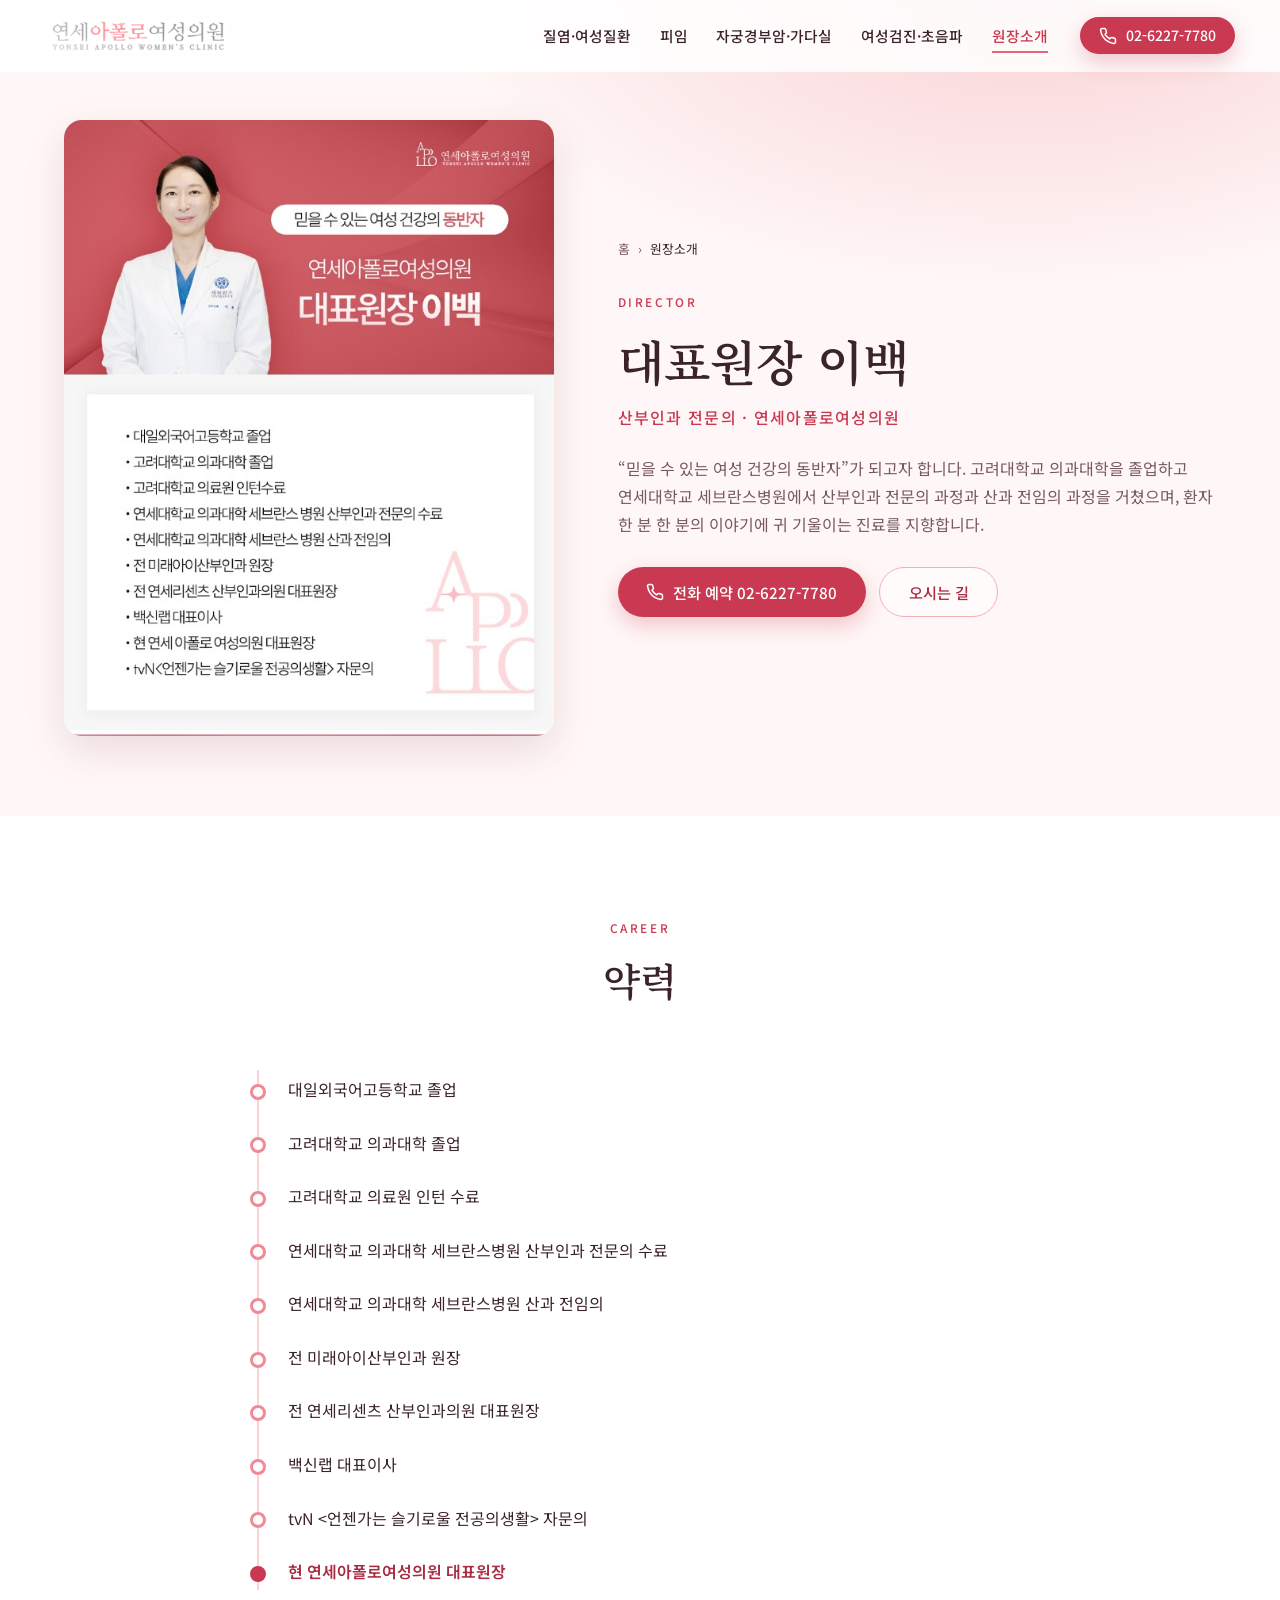
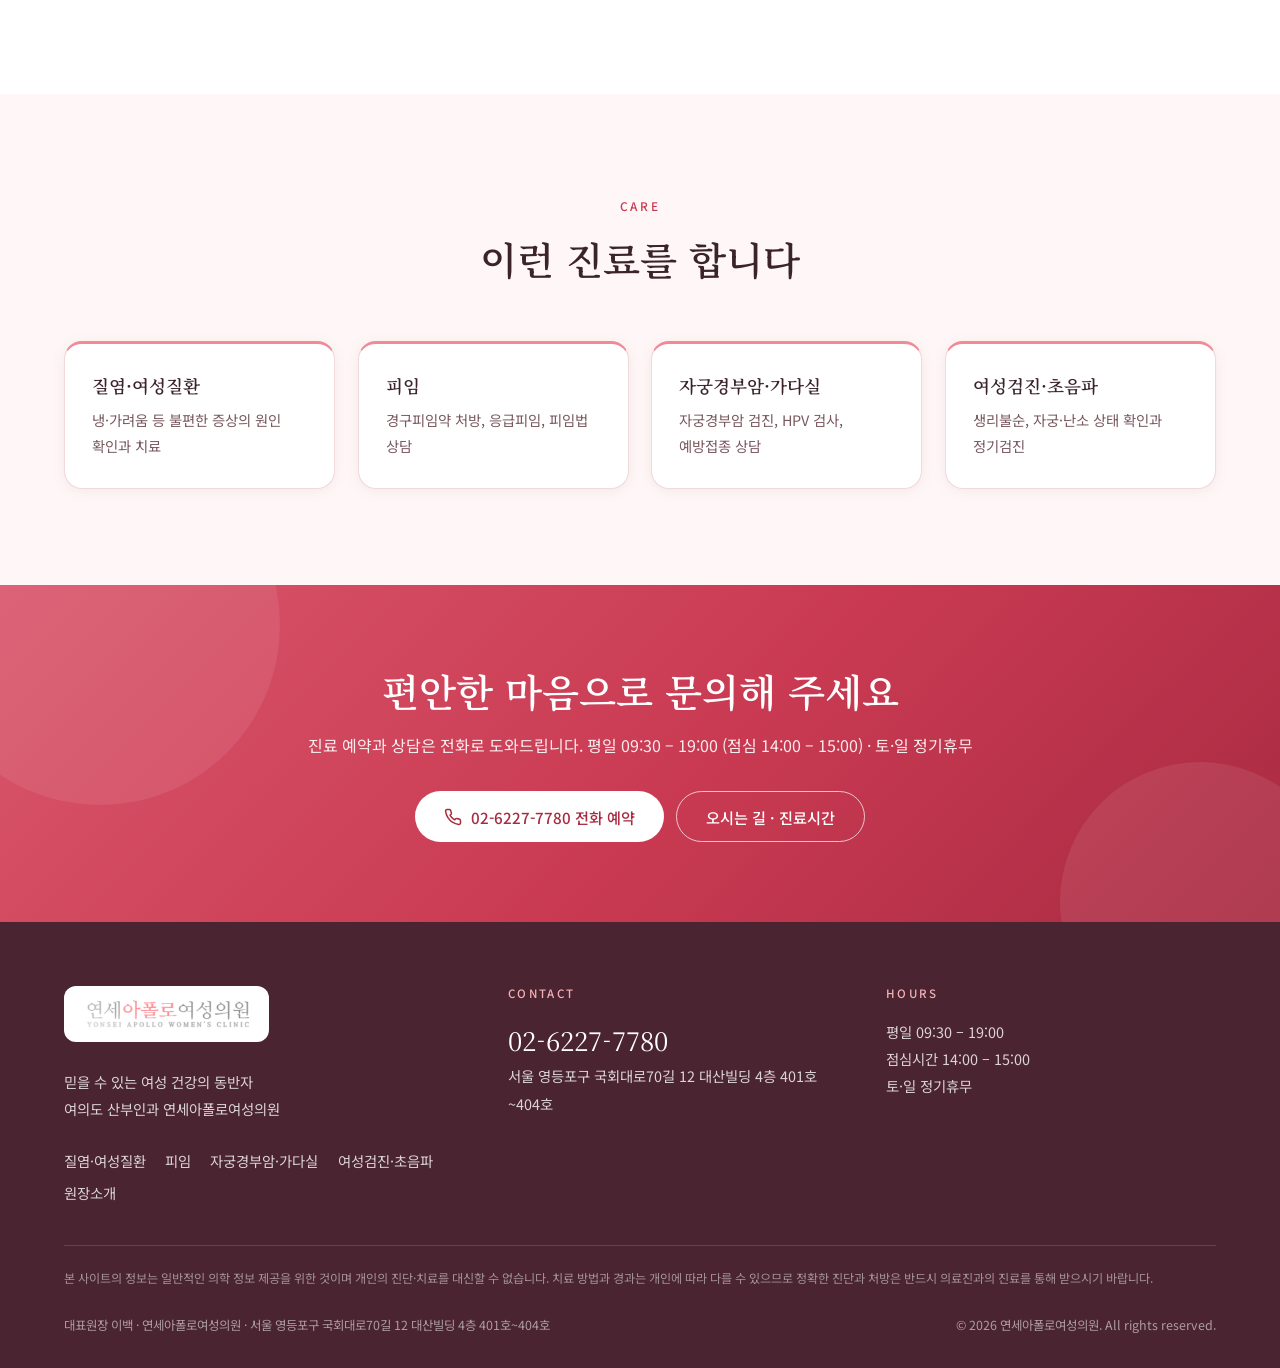
<file: doctor.html>
<!DOCTYPE html>
<html lang="ko">
<head>
<meta charset="UTF-8">
<meta name="viewport" content="width=device-width, initial-scale=1.0">
<title>대표원장 이백 | 연세아폴로여성의원 — 산부인과 전문의 약력</title>
<meta name="description" content="연세아폴로여성의원 대표원장 이백 산부인과 전문의 약력. 고려대학교 의과대학 졸업, 연세대학교 세브란스병원 산부인과 전문의 수료·산과 전임의. 여의도 산부인과.">
<meta name="keywords" content="이백 원장, 산부인과 전문의, 여의도 산부인과, 연세아폴로여성의원 원장, 세브란스 산부인과">
<meta name="theme-color" content="#C93A52">
<link rel="canonical" href="https://xn--vb0bp2kv3iijdnxio9brg.kr/doctor.html">
<link rel="icon" type="image/png" href="images/favicon.png">
<link rel="apple-touch-icon" href="images/apple-touch-icon.png">
<meta property="og:type" content="website">
<meta property="og:locale" content="ko_KR">
<meta property="og:site_name" content="연세아폴로여성의원">
<meta property="og:title" content="대표원장 이백 | 연세아폴로여성의원 — 산부인과 전문의 약력">
<meta property="og:description" content="연세아폴로여성의원 대표원장 이백 산부인과 전문의 약력. 고려대학교 의과대학 졸업, 연세대학교 세브란스병원 산부인과 전문의 수료·산과 전임의. 여의도 산부인과.">
<meta property="og:url" content="https://xn--vb0bp2kv3iijdnxio9brg.kr/doctor.html">
<meta property="og:image" content="https://xn--vb0bp2kv3iijdnxio9brg.kr/images/doctor-profile.jpg">
<link rel="preconnect" href="https://fonts.googleapis.com">
<link rel="preconnect" href="https://fonts.gstatic.com" crossorigin>
<link href="https://fonts.googleapis.com/css2?family=Noto+Sans+KR:wght@300;400;500;700&family=Noto+Serif+KR:wght@400;600;700&display=swap" rel="stylesheet">
<link rel="stylesheet" href="css/style.css">
<script type="application/ld+json">{"@context": "https://schema.org", "@graph": [{"@type": ["MedicalClinic", "LocalBusiness"], "name": "연세아폴로여성의원", "alternateName": "Yonsei Apollo Women's Clinic", "medicalSpecialty": "Obstetrics and Gynecology", "image": "https://xn--vb0bp2kv3iijdnxio9brg.kr/images/logo-full.png", "url": "https://xn--vb0bp2kv3iijdnxio9brg.kr/", "telephone": "+82-2-6227-7780", "address": {"@type": "PostalAddress", "streetAddress": "국회대로70길 12 대산빌딩 4층 401호~404호", "addressLocality": "영등포구", "addressRegion": "서울특별시", "addressCountry": "KR"}, "openingHoursSpecification": [{"@type": "OpeningHoursSpecification", "dayOfWeek": ["Monday", "Tuesday", "Wednesday", "Thursday", "Friday"], "opens": "09:30", "closes": "14:00"}, {"@type": "OpeningHoursSpecification", "dayOfWeek": ["Monday", "Tuesday", "Wednesday", "Thursday", "Friday"], "opens": "15:00", "closes": "19:00"}], "founder": {"@type": "Physician", "name": "이백", "jobTitle": "대표원장", "medicalSpecialty": "Obstetrics and Gynecology"}, "sameAs": ["https://map.naver.com/p/entry/place/1579678159"]}, {"@type": "Physician", "name": "이백", "jobTitle": "대표원장", "medicalSpecialty": "Obstetrics and Gynecology", "worksFor": {"@type": "MedicalClinic", "name": "연세아폴로여성의원"}, "image": "https://xn--vb0bp2kv3iijdnxio9brg.kr/images/doctor-profile.jpg", "alumniOf": [{"@type": "CollegeOrUniversity", "name": "고려대학교 의과대학"}]}]}</script>
</head>
<body>
<a class="sr-only" href="#main">본문 바로가기</a>
<header class="site-header" id="siteHeader" role="banner">
  <a href="index.html" class="logo" aria-label="연세아폴로여성의원 홈으로"><img src="images/logo-wordmark.png" alt="연세아폴로여성의원" width="315" height="62"></a>
  <nav class="gnb" aria-label="주요 메뉴">
    <ul class="gnb-menu"><li><a href="vaginitis.html">질염·여성질환</a></li><li><a href="contraception.html">피임</a></li><li><a href="cervical-cancer.html">자궁경부암·가다실</a></li><li><a href="checkup.html">여성검진·초음파</a></li><li><a href="doctor.html" class="active">원장소개</a></li></ul>
    <a href="tel:0262277780" class="btn btn-primary header-tel"><svg viewBox="0 0 24 24" fill="none" stroke="currentColor" stroke-width="2" stroke-linecap="round" stroke-linejoin="round"><path d="M22 16.9v3a2 2 0 0 1-2.2 2 19.8 19.8 0 0 1-8.6-3.1 19.5 19.5 0 0 1-6-6A19.8 19.8 0 0 1 2.1 4.2 2 2 0 0 1 4.1 2h3a2 2 0 0 1 2 1.7c.1.9.4 1.8.7 2.7a2 2 0 0 1-.5 2.1L8.1 9.8a16 16 0 0 0 6 6l1.3-1.3a2 2 0 0 1 2.1-.4c.9.3 1.8.6 2.7.7a2 2 0 0 1 1.7 2.1z"/></svg>02-6227-7780</a>
    <button class="hamburger" id="hamburger" aria-label="메뉴 열기" aria-expanded="false"><span></span><span></span><span></span></button>
  </nav>
</header>
<div class="mobile-nav-overlay" id="mobileNavOverlay" aria-hidden="true"></div>
<nav class="mobile-nav" id="mobileNav" aria-label="모바일 메뉴">
  <button class="mobile-nav-close" id="mobileNavClose" aria-label="메뉴 닫기">✕</button>
  <ul class="mobile-nav-menu"><li><a href="vaginitis.html"><span class="sub">VAGINITIS</span>질염·여성질환</a></li><li><a href="contraception.html"><span class="sub">CONTRACEPTION</span>피임</a></li><li><a href="cervical-cancer.html"><span class="sub">HPV VACCINE</span>자궁경부암·가다실</a></li><li><a href="checkup.html"><span class="sub">CHECK-UP</span>여성검진·초음파</a></li><li><a href="doctor.html"><span class="sub">DOCTOR</span>원장소개</a></li></ul>
  <div class="mobile-nav-contact">
    <a class="tel" href="tel:0262277780">02-6227-7780</a>
    <p>평일 09:30 – 19:00 (점심 14:00 – 15:00)<br>토·일 정기휴무</p>
  </div>
</nav>
<main id="main">

<section class="doctor-hero">
  <div class="container doctor-hero-grid">
    <div class="photo reveal"><img src="images/doctor-profile.jpg" alt="연세아폴로여성의원 대표원장 이백" width="618" height="777"></div>
    <div class="reveal d1">
      <nav class="breadcrumb" style="justify-content:flex-start" aria-label="현재 위치"><a href="index.html">홈</a><span>›</span><span class="cur">원장소개</span></nav>
      <span class="eyebrow">Director</span>
      <h1>대표원장 이백</h1>
      <p class="role">산부인과 전문의 · 연세아폴로여성의원</p>
      <p>“믿을 수 있는 여성 건강의 동반자”가 되고자 합니다. 고려대학교 의과대학을 졸업하고 연세대학교 세브란스병원에서 산부인과 전문의 과정과 산과 전임의 과정을 거쳤으며, 환자 한 분 한 분의 이야기에 귀 기울이는 진료를 지향합니다.</p>
      <div class="cta-btns" style="justify-content:flex-start"><a class="btn btn-primary" href="tel:0262277780"><svg viewBox="0 0 24 24" fill="none" stroke="currentColor" stroke-width="2" stroke-linecap="round" stroke-linejoin="round"><path d="M22 16.9v3a2 2 0 0 1-2.2 2 19.8 19.8 0 0 1-8.6-3.1 19.5 19.5 0 0 1-6-6A19.8 19.8 0 0 1 2.1 4.2 2 2 0 0 1 4.1 2h3a2 2 0 0 1 2 1.7c.1.9.4 1.8.7 2.7a2 2 0 0 1-.5 2.1L8.1 9.8a16 16 0 0 0 6 6l1.3-1.3a2 2 0 0 1 2.1-.4c.9.3 1.8.6 2.7.7a2 2 0 0 1 1.7 2.1z"/></svg>전화 예약 02-6227-7780</a><a class="btn btn-ghost" href="index.html#location">오시는 길</a></div>
    </div>
  </div>
</section>
<section class="section">
  <div class="container">
    <div class="section-head reveal"><span class="eyebrow">Career</span><h2>약력</h2></div>
    <ul class="career"><li class="reveal">대일외국어고등학교 졸업</li><li class="reveal">고려대학교 의과대학 졸업</li><li class="reveal">고려대학교 의료원 인턴 수료</li><li class="reveal">연세대학교 의과대학 세브란스병원 산부인과 전문의 수료</li><li class="reveal">연세대학교 의과대학 세브란스병원 산과 전임의</li><li class="reveal">전 미래아이산부인과 원장</li><li class="reveal">전 연세리센츠 산부인과의원 대표원장</li><li class="reveal">백신랩 대표이사</li><li class="reveal">tvN &lt;언젠가는 슬기로울 전공의생활&gt; 자문의</li><li class="reveal now">현 연세아폴로여성의원 대표원장</li></ul>
  </div>
</section>
<section class="section tint">
  <div class="container">
    <div class="section-head reveal"><span class="eyebrow">Care</span><h2>이런 진료를 합니다</h2></div>
    <div class="card-grid four">
      <a class="info-card reveal d1" href="vaginitis.html"><h3>질염·여성질환</h3><p>냉·가려움 등 불편한 증상의 원인 확인과 치료</p></a>
      <a class="info-card reveal d2" href="contraception.html"><h3>피임</h3><p>경구피임약 처방, 응급피임, 피임법 상담</p></a>
      <a class="info-card reveal d3" href="cervical-cancer.html"><h3>자궁경부암·가다실</h3><p>자궁경부암 검진, HPV 검사, 예방접종 상담</p></a>
      <a class="info-card reveal d1" href="checkup.html"><h3>여성검진·초음파</h3><p>생리불순, 자궁·난소 상태 확인과 정기검진</p></a>
    </div>
  </div>
</section>
<section class="cta-banner">
  <div class="container reveal">
    <h2>편안한 마음으로 문의해 주세요</h2>
    <p>진료 예약과 상담은 전화로 도와드립니다. 평일 09:30 – 19:00 (점심 14:00 – 15:00) · 토·일 정기휴무</p>
    <div class="cta-btns">
      <a class="btn btn-white" href="tel:0262277780"><svg viewBox="0 0 24 24" fill="none" stroke="currentColor" stroke-width="2" stroke-linecap="round" stroke-linejoin="round"><path d="M22 16.9v3a2 2 0 0 1-2.2 2 19.8 19.8 0 0 1-8.6-3.1 19.5 19.5 0 0 1-6-6A19.8 19.8 0 0 1 2.1 4.2 2 2 0 0 1 4.1 2h3a2 2 0 0 1 2 1.7c.1.9.4 1.8.7 2.7a2 2 0 0 1-.5 2.1L8.1 9.8a16 16 0 0 0 6 6l1.3-1.3a2 2 0 0 1 2.1-.4c.9.3 1.8.6 2.7.7a2 2 0 0 1 1.7 2.1z"/></svg>02-6227-7780 전화 예약</a>
      <a class="btn btn-outline-white" href="index.html#location">오시는 길 · 진료시간</a>
    </div>
  </div>
</section>

</main>
<footer class="site-footer" role="contentinfo">
  <div class="container">
    <div class="footer-top">
      <div>
        <div class="footer-logo"><img src="images/logo-wordmark.png" alt="연세아폴로여성의원" width="315" height="62"></div>
        <p>믿을 수 있는 여성 건강의 동반자<br>여의도 산부인과 연세아폴로여성의원</p>
        <div class="footer-links"><a href="vaginitis.html">질염·여성질환</a><a href="contraception.html">피임</a><a href="cervical-cancer.html">자궁경부암·가다실</a><a href="checkup.html">여성검진·초음파</a><a href="doctor.html">원장소개</a></div>
      </div>
      <div>
        <h4>Contact</h4>
        <a class="footer-tel" href="tel:0262277780">02-6227-7780</a>
        <address>서울 영등포구 국회대로70길 12 대산빌딩 4층 401호~404호</address>
      </div>
      <div>
        <h4>Hours</h4>
        <p>평일 09:30 – 19:00<br>점심시간 14:00 – 15:00<br>토·일 정기휴무</p>
      </div>
    </div>
    <p class="footer-notice">본 사이트의 정보는 일반적인 의학 정보 제공을 위한 것이며 개인의 진단·치료를 대신할 수 없습니다. 치료 방법과 경과는 개인에 따라 다를 수 있으므로 정확한 진단과 처방은 반드시 의료진과의 진료를 통해 받으시기 바랍니다.</p>
    <div class="footer-bottom">
      <span>대표원장 이백 · 연세아폴로여성의원 · 서울 영등포구 국회대로70길 12 대산빌딩 4층 401호~404호</span>
      <span>© 2026 연세아폴로여성의원. All rights reserved.</span>
    </div>
  </div>
</footer>
<div class="call-bar"><a class="call" href="tel:0262277780">전화 예약</a><a class="map" href="https://map.naver.com/p/entry/place/1579678159" target="_blank" rel="noopener">지도 보기</a></div>
<button class="scroll-top" id="scrollTop" aria-label="맨 위로 이동">↑</button>
<script src="js/main.js"></script>
</body>
</html>
</file>
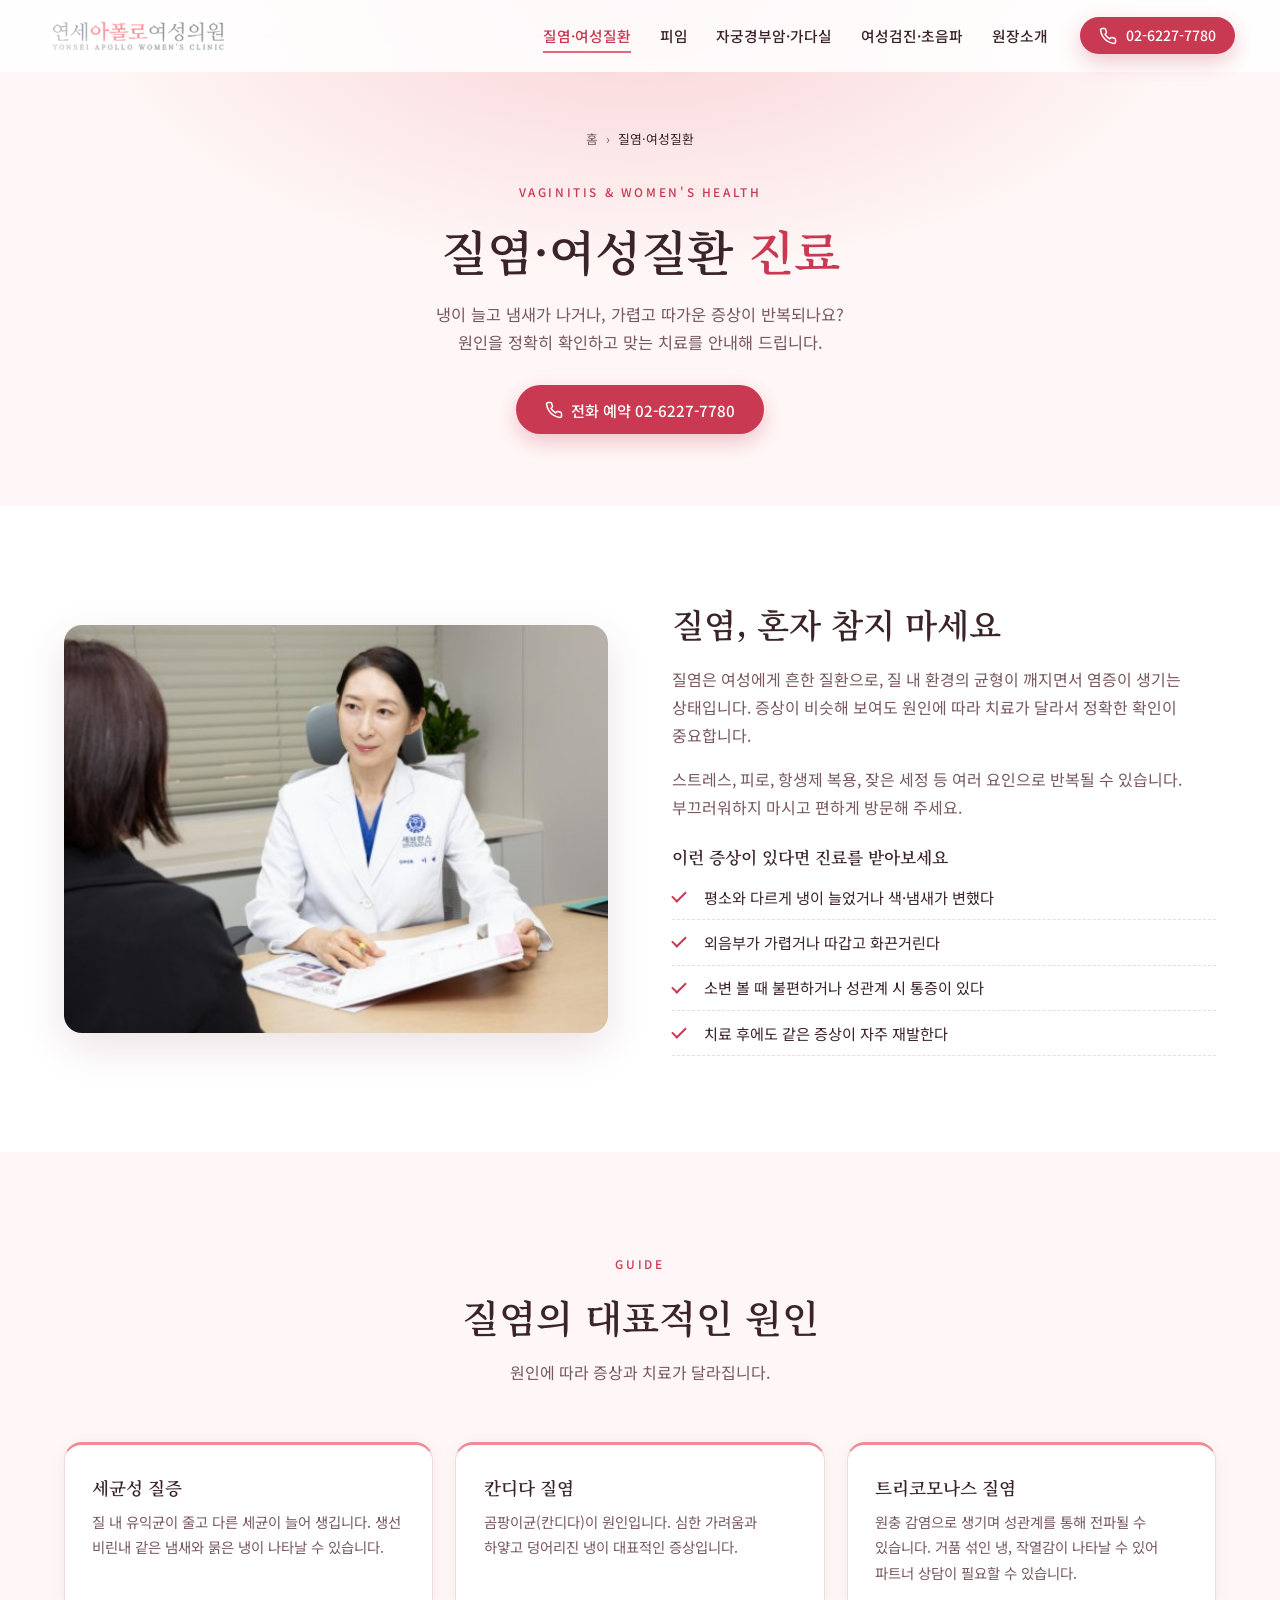
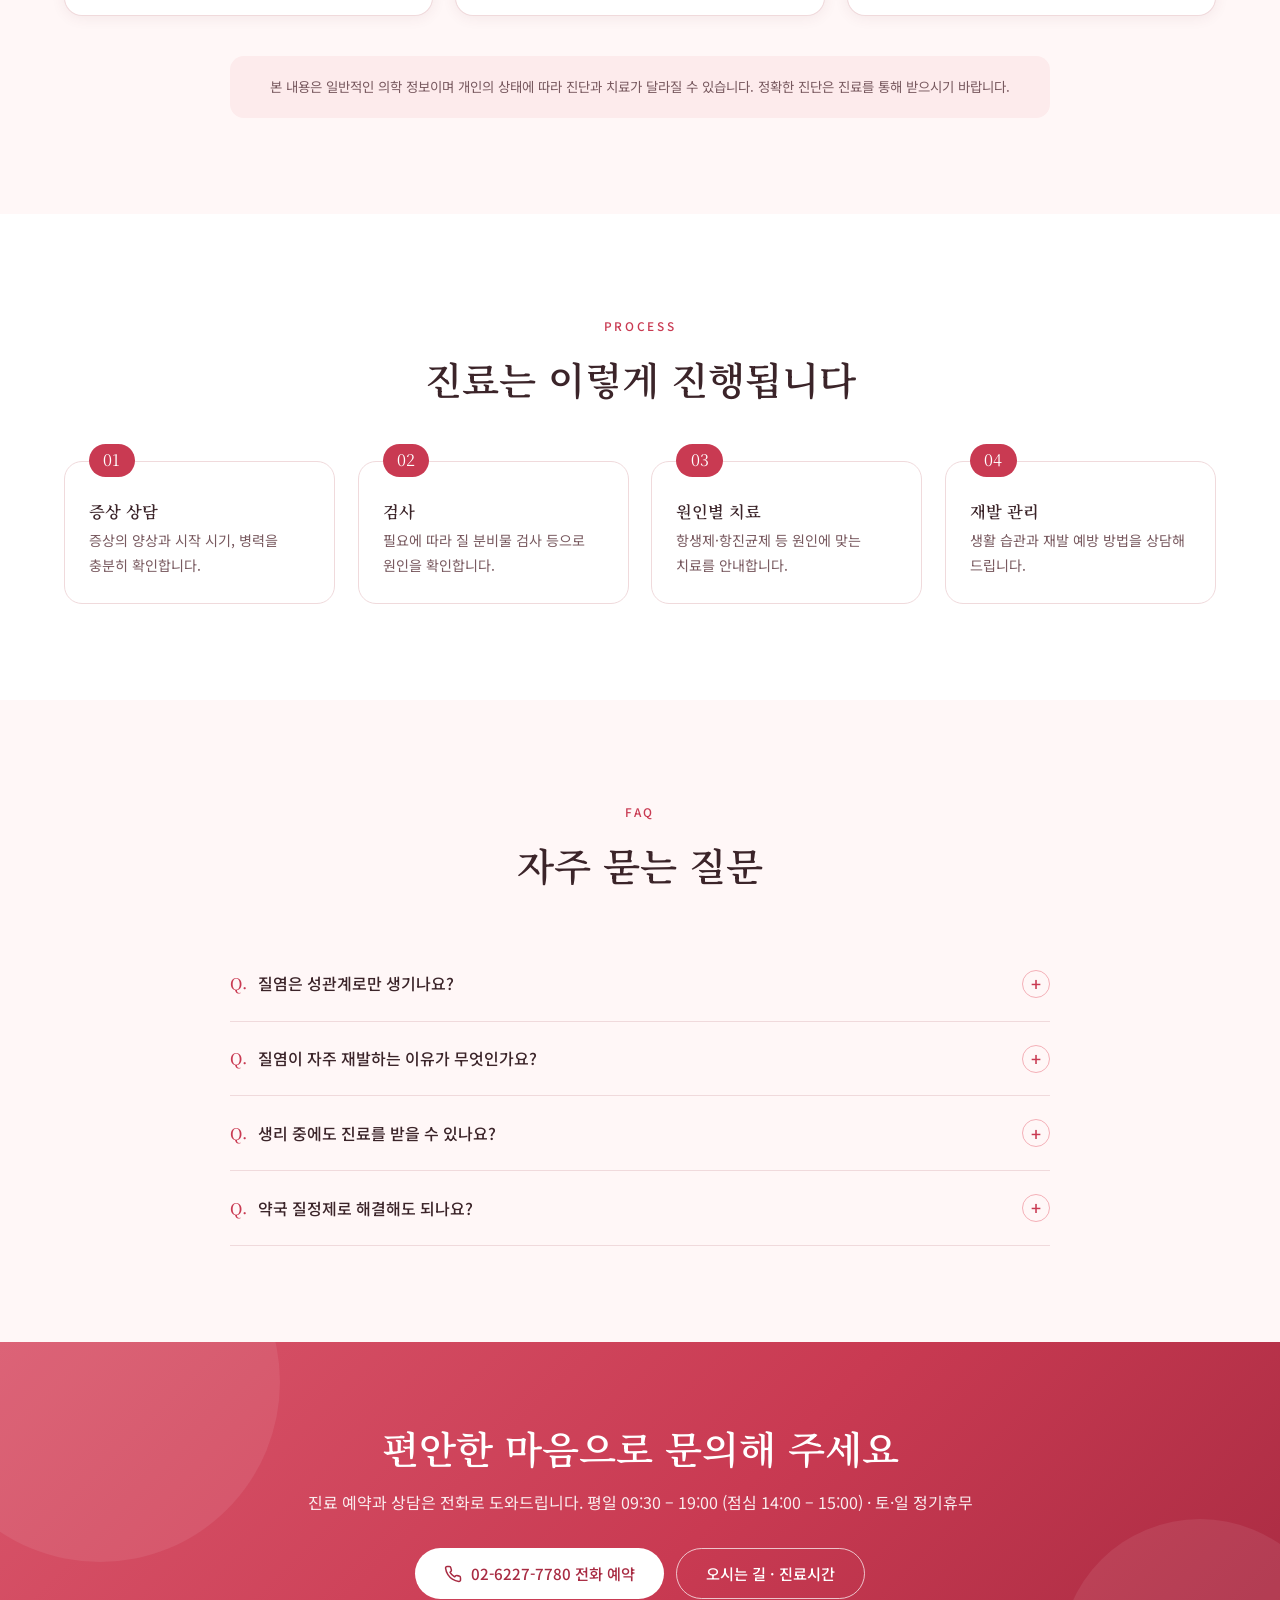
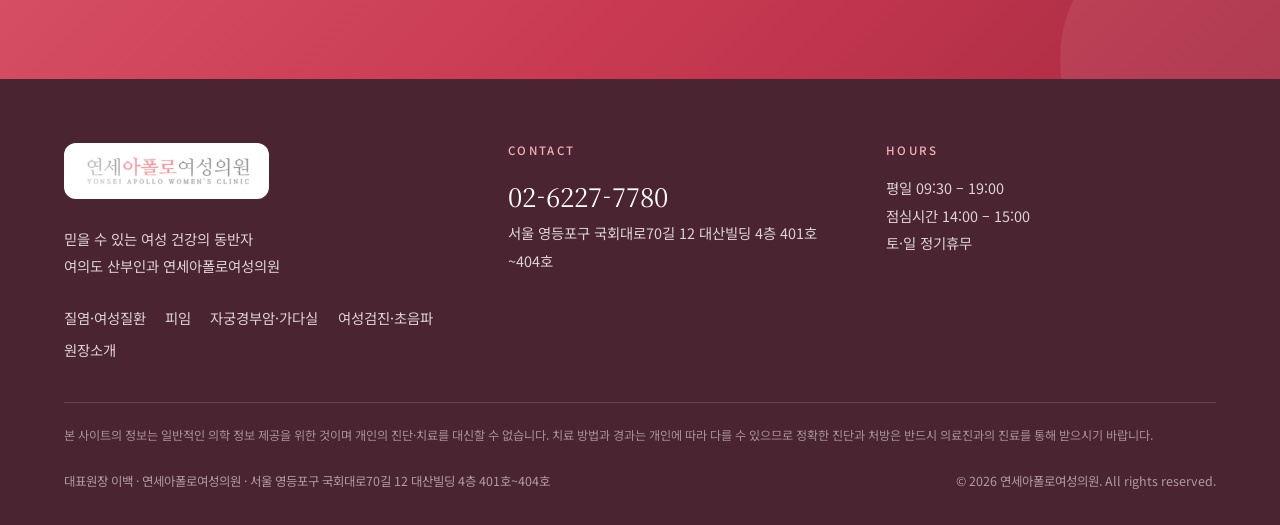
<file: vaginitis.html>
<!DOCTYPE html>
<html lang="ko">
<head>
<meta charset="UTF-8">
<meta name="viewport" content="width=device-width, initial-scale=1.0">
<title>여의도 질염 치료 | 연세아폴로여성의원 — 산부인과 전문의 진료</title>
<meta name="description" content="여의도 산부인과 연세아폴로여성의원의 질염 진료. 냉·냄새·가려움 등 증상의 원인을 확인하고 세균성 질증, 칸디다 질염 등 원인에 맞게 치료합니다. 전화 02-6227-7780">
<meta name="keywords" content="여의도 질염, 질염 치료, 질염 증상, 칸디다 질염, 세균성 질증, 여의도 산부인과, 영등포 산부인과">
<meta name="theme-color" content="#C93A52">
<link rel="canonical" href="https://xn--vb0bp2kv3iijdnxio9brg.kr/vaginitis.html">
<link rel="icon" type="image/png" href="images/favicon.png">
<link rel="apple-touch-icon" href="images/apple-touch-icon.png">
<meta property="og:type" content="website">
<meta property="og:locale" content="ko_KR">
<meta property="og:site_name" content="연세아폴로여성의원">
<meta property="og:title" content="여의도 질염 치료 | 연세아폴로여성의원 — 산부인과 전문의 진료">
<meta property="og:description" content="여의도 산부인과 연세아폴로여성의원의 질염 진료. 냉·냄새·가려움 등 증상의 원인을 확인하고 세균성 질증, 칸디다 질염 등 원인에 맞게 치료합니다. 전화 02-6227-7780">
<meta property="og:url" content="https://xn--vb0bp2kv3iijdnxio9brg.kr/vaginitis.html">
<meta property="og:image" content="https://xn--vb0bp2kv3iijdnxio9brg.kr/images/consult.jpg">
<link rel="preconnect" href="https://fonts.googleapis.com">
<link rel="preconnect" href="https://fonts.gstatic.com" crossorigin>
<link href="https://fonts.googleapis.com/css2?family=Noto+Sans+KR:wght@300;400;500;700&family=Noto+Serif+KR:wght@400;600;700&display=swap" rel="stylesheet">
<link rel="stylesheet" href="css/style.css">
<script type="application/ld+json">{"@context": "https://schema.org", "@graph": [{"@type": ["MedicalClinic", "LocalBusiness"], "name": "연세아폴로여성의원", "alternateName": "Yonsei Apollo Women's Clinic", "medicalSpecialty": "Obstetrics and Gynecology", "image": "https://xn--vb0bp2kv3iijdnxio9brg.kr/images/logo-full.png", "url": "https://xn--vb0bp2kv3iijdnxio9brg.kr/", "telephone": "+82-2-6227-7780", "address": {"@type": "PostalAddress", "streetAddress": "국회대로70길 12 대산빌딩 4층 401호~404호", "addressLocality": "영등포구", "addressRegion": "서울특별시", "addressCountry": "KR"}, "openingHoursSpecification": [{"@type": "OpeningHoursSpecification", "dayOfWeek": ["Monday", "Tuesday", "Wednesday", "Thursday", "Friday"], "opens": "09:30", "closes": "14:00"}, {"@type": "OpeningHoursSpecification", "dayOfWeek": ["Monday", "Tuesday", "Wednesday", "Thursday", "Friday"], "opens": "15:00", "closes": "19:00"}], "founder": {"@type": "Physician", "name": "이백", "jobTitle": "대표원장", "medicalSpecialty": "Obstetrics and Gynecology"}, "sameAs": ["https://map.naver.com/p/entry/place/1579678159"]}, {"@type": "FAQPage", "mainEntity": [{"@type": "Question", "name": "질염은 성관계로만 생기나요?", "acceptedAnswer": {"@type": "Answer", "text": "그렇지 않습니다. 세균성 질증과 칸디다 질염은 성관계 경험이 없어도 생길 수 있습니다. 다만 트리코모나스 질염 등은 성 접촉으로 전파될 수 있어 상황에 따라 파트너 상담이 필요합니다."}}, {"@type": "Question", "name": "질염이 자주 재발하는 이유가 무엇인가요?", "acceptedAnswer": {"@type": "Answer", "text": "피로·스트레스로 인한 면역 변화, 항생제 복용, 지나친 질 세정, 통풍이 안 되는 의류 등이 영향을 줄 수 있습니다. 반복된다면 원인을 다시 확인하고 관리 방법을 함께 점검하는 것이 좋습니다."}}, {"@type": "Question", "name": "생리 중에도 진료를 받을 수 있나요?", "acceptedAnswer": {"@type": "Answer", "text": "진료는 가능하지만 검사 종류에 따라 생리가 끝난 후 받는 것이 더 정확할 수 있습니다. 예약 시 전화로 상황을 말씀해 주세요."}}, {"@type": "Question", "name": "약국 질정제로 해결해도 되나요?", "acceptedAnswer": {"@type": "Answer", "text": "원인이 다르면 효과가 없거나 증상이 가려질 수 있습니다. 처음 증상이 나타났거나 반복된다면 먼저 진료를 받고 원인을 확인하시길 권합니다."}}]}, {"@type": "BreadcrumbList", "itemListElement": [{"@type": "ListItem", "position": 1, "name": "홈", "item": "https://xn--vb0bp2kv3iijdnxio9brg.kr/"}, {"@type": "ListItem", "position": 2, "name": "질염·여성질환", "item": "https://xn--vb0bp2kv3iijdnxio9brg.kr/vaginitis.html"}]}]}</script>
</head>
<body>
<a class="sr-only" href="#main">본문 바로가기</a>
<header class="site-header" id="siteHeader" role="banner">
  <a href="index.html" class="logo" aria-label="연세아폴로여성의원 홈으로"><img src="images/logo-wordmark.png" alt="연세아폴로여성의원" width="315" height="62"></a>
  <nav class="gnb" aria-label="주요 메뉴">
    <ul class="gnb-menu"><li><a href="vaginitis.html" class="active">질염·여성질환</a></li><li><a href="contraception.html">피임</a></li><li><a href="cervical-cancer.html">자궁경부암·가다실</a></li><li><a href="checkup.html">여성검진·초음파</a></li><li><a href="doctor.html">원장소개</a></li></ul>
    <a href="tel:0262277780" class="btn btn-primary header-tel"><svg viewBox="0 0 24 24" fill="none" stroke="currentColor" stroke-width="2" stroke-linecap="round" stroke-linejoin="round"><path d="M22 16.9v3a2 2 0 0 1-2.2 2 19.8 19.8 0 0 1-8.6-3.1 19.5 19.5 0 0 1-6-6A19.8 19.8 0 0 1 2.1 4.2 2 2 0 0 1 4.1 2h3a2 2 0 0 1 2 1.7c.1.9.4 1.8.7 2.7a2 2 0 0 1-.5 2.1L8.1 9.8a16 16 0 0 0 6 6l1.3-1.3a2 2 0 0 1 2.1-.4c.9.3 1.8.6 2.7.7a2 2 0 0 1 1.7 2.1z"/></svg>02-6227-7780</a>
    <button class="hamburger" id="hamburger" aria-label="메뉴 열기" aria-expanded="false"><span></span><span></span><span></span></button>
  </nav>
</header>
<div class="mobile-nav-overlay" id="mobileNavOverlay" aria-hidden="true"></div>
<nav class="mobile-nav" id="mobileNav" aria-label="모바일 메뉴">
  <button class="mobile-nav-close" id="mobileNavClose" aria-label="메뉴 닫기">✕</button>
  <ul class="mobile-nav-menu"><li><a href="vaginitis.html"><span class="sub">VAGINITIS</span>질염·여성질환</a></li><li><a href="contraception.html"><span class="sub">CONTRACEPTION</span>피임</a></li><li><a href="cervical-cancer.html"><span class="sub">HPV VACCINE</span>자궁경부암·가다실</a></li><li><a href="checkup.html"><span class="sub">CHECK-UP</span>여성검진·초음파</a></li><li><a href="doctor.html"><span class="sub">DOCTOR</span>원장소개</a></li></ul>
  <div class="mobile-nav-contact">
    <a class="tel" href="tel:0262277780">02-6227-7780</a>
    <p>평일 09:30 – 19:00 (점심 14:00 – 15:00)<br>토·일 정기휴무</p>
  </div>
</nav>
<main id="main">

<section class="page-hero">
  <div class="container">
    <nav class="breadcrumb" aria-label="현재 위치"><a href="index.html">홈</a><span>›</span><span class="cur">질염·여성질환</span></nav>
    <span class="eyebrow">Vaginitis & Women's Health</span>
    <h1>질염·여성질환 <em>진료</em></h1>
    <p class="lead">냉이 늘고 냄새가 나거나, 가렵고 따가운 증상이 반복되나요?<br>원인을 정확히 확인하고 맞는 치료를 안내해 드립니다.</p>
    <div class="cta-btns"><a class="btn btn-primary" href="tel:0262277780"><svg viewBox="0 0 24 24" fill="none" stroke="currentColor" stroke-width="2" stroke-linecap="round" stroke-linejoin="round"><path d="M22 16.9v3a2 2 0 0 1-2.2 2 19.8 19.8 0 0 1-8.6-3.1 19.5 19.5 0 0 1-6-6A19.8 19.8 0 0 1 2.1 4.2 2 2 0 0 1 4.1 2h3a2 2 0 0 1 2 1.7c.1.9.4 1.8.7 2.7a2 2 0 0 1-.5 2.1L8.1 9.8a16 16 0 0 0 6 6l1.3-1.3a2 2 0 0 1 2.1-.4c.9.3 1.8.6 2.7.7a2 2 0 0 1 1.7 2.1z"/></svg>전화 예약 02-6227-7780</a></div>
  </div>
</section>

<section class="section">
  <div class="container intro-grid">
    <div class="intro-photo reveal"><img src="images/consult.jpg" alt="진료실에서 질염 증상을 상담하는 모습" loading="lazy"></div>
    <div class="intro-copy reveal d1">
      <h2>질염, 혼자 참지 마세요</h2>
      <p>질염은 여성에게 흔한 질환으로, 질 내 환경의 균형이 깨지면서 염증이 생기는 상태입니다. 증상이 비슷해 보여도 원인에 따라 치료가 달라서 정확한 확인이 중요합니다.</p><p>스트레스, 피로, 항생제 복용, 잦은 세정 등 여러 요인으로 반복될 수 있습니다. 부끄러워하지 마시고 편하게 방문해 주세요.</p>
      <h3 style="font-size:1.05rem;margin:1.6rem 0 .4rem">이런 증상이 있다면 진료를 받아보세요</h3>
      <ul class="check-list" style="margin-bottom:0"><li>평소와 다르게 냉이 늘었거나 색·냄새가 변했다</li><li>외음부가 가렵거나 따갑고 화끈거린다</li><li>소변 볼 때 불편하거나 성관계 시 통증이 있다</li><li>치료 후에도 같은 증상이 자주 재발한다</li></ul>
    </div>
  </div>
</section>

<section class="section tint">
  <div class="container">
    <div class="section-head reveal"><span class="eyebrow">Guide</span><h2>질염의 대표적인 원인</h2><p>원인에 따라 증상과 치료가 달라집니다.</p></div>
    <div class="card-grid "><div class="info-card reveal d1"><h3>세균성 질증</h3><p>질 내 유익균이 줄고 다른 세균이 늘어 생깁니다. 생선 비린내 같은 냄새와 묽은 냉이 나타날 수 있습니다.</p></div><div class="info-card reveal d2"><h3>칸디다 질염</h3><p>곰팡이균(칸디다)이 원인입니다. 심한 가려움과 하얗고 덩어리진 냉이 대표적인 증상입니다.</p></div><div class="info-card reveal d3"><h3>트리코모나스 질염</h3><p>원충 감염으로 생기며 성관계를 통해 전파될 수 있습니다. 거품 섞인 냉, 작열감이 나타날 수 있어 파트너 상담이 필요할 수 있습니다.</p></div></div>
    <p class="notice reveal">본 내용은 일반적인 의학 정보이며 개인의 상태에 따라 진단과 치료가 달라질 수 있습니다. 정확한 진단은 진료를 통해 받으시기 바랍니다.</p>
  </div>
</section>

<section class="section">
  <div class="container">
    <div class="section-head reveal"><span class="eyebrow">Process</span><h2>진료는 이렇게 진행됩니다</h2></div>
    <div class="steps"><div class="step reveal d1"><h3>증상 상담</h3><p>증상의 양상과 시작 시기, 병력을 충분히 확인합니다.</p></div><div class="step reveal d2"><h3>검사</h3><p>필요에 따라 질 분비물 검사 등으로 원인을 확인합니다.</p></div><div class="step reveal d3"><h3>원인별 치료</h3><p>항생제·항진균제 등 원인에 맞는 치료를 안내합니다.</p></div><div class="step reveal d1"><h3>재발 관리</h3><p>생활 습관과 재발 예방 방법을 상담해 드립니다.</p></div></div>
  </div>
</section>

<section class="section tint">
  <div class="container">
    <div class="section-head reveal"><span class="eyebrow">FAQ</span><h2>자주 묻는 질문</h2></div>
    <div class="faq-list"><div class="faq-item reveal"><button class="faq-q" aria-expanded="false"><span><span class="q">Q.</span>질염은 성관계로만 생기나요?</span><span class="faq-icon" aria-hidden="true">+</span></button><div class="faq-a"><p>그렇지 않습니다. 세균성 질증과 칸디다 질염은 성관계 경험이 없어도 생길 수 있습니다. 다만 트리코모나스 질염 등은 성 접촉으로 전파될 수 있어 상황에 따라 파트너 상담이 필요합니다.</p></div></div><div class="faq-item reveal"><button class="faq-q" aria-expanded="false"><span><span class="q">Q.</span>질염이 자주 재발하는 이유가 무엇인가요?</span><span class="faq-icon" aria-hidden="true">+</span></button><div class="faq-a"><p>피로·스트레스로 인한 면역 변화, 항생제 복용, 지나친 질 세정, 통풍이 안 되는 의류 등이 영향을 줄 수 있습니다. 반복된다면 원인을 다시 확인하고 관리 방법을 함께 점검하는 것이 좋습니다.</p></div></div><div class="faq-item reveal"><button class="faq-q" aria-expanded="false"><span><span class="q">Q.</span>생리 중에도 진료를 받을 수 있나요?</span><span class="faq-icon" aria-hidden="true">+</span></button><div class="faq-a"><p>진료는 가능하지만 검사 종류에 따라 생리가 끝난 후 받는 것이 더 정확할 수 있습니다. 예약 시 전화로 상황을 말씀해 주세요.</p></div></div><div class="faq-item reveal"><button class="faq-q" aria-expanded="false"><span><span class="q">Q.</span>약국 질정제로 해결해도 되나요?</span><span class="faq-icon" aria-hidden="true">+</span></button><div class="faq-a"><p>원인이 다르면 효과가 없거나 증상이 가려질 수 있습니다. 처음 증상이 나타났거나 반복된다면 먼저 진료를 받고 원인을 확인하시길 권합니다.</p></div></div></div>
  </div>
</section>
<section class="cta-banner">
  <div class="container reveal">
    <h2>편안한 마음으로 문의해 주세요</h2>
    <p>진료 예약과 상담은 전화로 도와드립니다. 평일 09:30 – 19:00 (점심 14:00 – 15:00) · 토·일 정기휴무</p>
    <div class="cta-btns">
      <a class="btn btn-white" href="tel:0262277780"><svg viewBox="0 0 24 24" fill="none" stroke="currentColor" stroke-width="2" stroke-linecap="round" stroke-linejoin="round"><path d="M22 16.9v3a2 2 0 0 1-2.2 2 19.8 19.8 0 0 1-8.6-3.1 19.5 19.5 0 0 1-6-6A19.8 19.8 0 0 1 2.1 4.2 2 2 0 0 1 4.1 2h3a2 2 0 0 1 2 1.7c.1.9.4 1.8.7 2.7a2 2 0 0 1-.5 2.1L8.1 9.8a16 16 0 0 0 6 6l1.3-1.3a2 2 0 0 1 2.1-.4c.9.3 1.8.6 2.7.7a2 2 0 0 1 1.7 2.1z"/></svg>02-6227-7780 전화 예약</a>
      <a class="btn btn-outline-white" href="index.html#location">오시는 길 · 진료시간</a>
    </div>
  </div>
</section>

</main>
<footer class="site-footer" role="contentinfo">
  <div class="container">
    <div class="footer-top">
      <div>
        <div class="footer-logo"><img src="images/logo-wordmark.png" alt="연세아폴로여성의원" width="315" height="62"></div>
        <p>믿을 수 있는 여성 건강의 동반자<br>여의도 산부인과 연세아폴로여성의원</p>
        <div class="footer-links"><a href="vaginitis.html">질염·여성질환</a><a href="contraception.html">피임</a><a href="cervical-cancer.html">자궁경부암·가다실</a><a href="checkup.html">여성검진·초음파</a><a href="doctor.html">원장소개</a></div>
      </div>
      <div>
        <h4>Contact</h4>
        <a class="footer-tel" href="tel:0262277780">02-6227-7780</a>
        <address>서울 영등포구 국회대로70길 12 대산빌딩 4층 401호~404호</address>
      </div>
      <div>
        <h4>Hours</h4>
        <p>평일 09:30 – 19:00<br>점심시간 14:00 – 15:00<br>토·일 정기휴무</p>
      </div>
    </div>
    <p class="footer-notice">본 사이트의 정보는 일반적인 의학 정보 제공을 위한 것이며 개인의 진단·치료를 대신할 수 없습니다. 치료 방법과 경과는 개인에 따라 다를 수 있으므로 정확한 진단과 처방은 반드시 의료진과의 진료를 통해 받으시기 바랍니다.</p>
    <div class="footer-bottom">
      <span>대표원장 이백 · 연세아폴로여성의원 · 서울 영등포구 국회대로70길 12 대산빌딩 4층 401호~404호</span>
      <span>© 2026 연세아폴로여성의원. All rights reserved.</span>
    </div>
  </div>
</footer>
<div class="call-bar"><a class="call" href="tel:0262277780">전화 예약</a><a class="map" href="https://map.naver.com/p/entry/place/1579678159" target="_blank" rel="noopener">지도 보기</a></div>
<button class="scroll-top" id="scrollTop" aria-label="맨 위로 이동">↑</button>
<script src="js/main.js"></script>
</body>
</html>
</file>
<file: css/style.css>
/* =============================================
   연세아폴로여성의원 — 공통 스타일시트
   Soft rose / coral, editorial women's clinic
   ============================================= */

:root {
  --rose-50: #FFF7F7;
  --rose-100: #FDEBEC;
  --rose-200: #F9D3D6;
  --rose-300: #F4B0B7;
  --rose-400: #F08A97;
  --rose-500: #E5667A;
  --accent: #C93A52;
  --accent-dark: #A82B42;
  --ink: #3B2429;
  --muted: #78595F;
  --line: #F0DADC;
  --white: #FFFFFF;
  --wine: #4A2430;
  --font-sans: 'Noto Sans KR', system-ui, -apple-system, 'Malgun Gothic', sans-serif;
  --font-serif: 'Noto Serif KR', 'Noto Sans KR', Georgia, serif;
  --shadow-sm: 0 2px 14px rgba(120, 50, 65, 0.08);
  --shadow-md: 0 14px 40px rgba(120, 50, 65, 0.14);
  --radius: 18px;
  --max: 1200px;
  --header-h: 72px;
}

*, *::before, *::after { box-sizing: border-box; margin: 0; padding: 0; }
html { scroll-behavior: smooth; -webkit-text-size-adjust: 100%; }
body {
  font-family: var(--font-sans);
  color: var(--ink);
  background: var(--white);
  line-height: 1.75;
  word-break: keep-all;
  overflow-x: hidden;
  -webkit-font-smoothing: antialiased;
}
img { display: block; max-width: 100%; height: auto; }
a { color: inherit; text-decoration: none; }
ul { list-style: none; }
button { font: inherit; cursor: pointer; border: 0; background: none; color: inherit; }
h1, h2, h3, h4 { font-family: var(--font-serif); line-height: 1.35; font-weight: 600; }
:focus-visible { outline: 3px solid var(--rose-500); outline-offset: 3px; border-radius: 6px; }
.sr-only { position: absolute; width: 1px; height: 1px; overflow: hidden; clip: rect(0 0 0 0); white-space: nowrap; }

.container { width: 100%; max-width: var(--max); margin-inline: auto; padding-inline: 1.5rem; }
.section { padding: 6rem 0; }
.section.tint { background: var(--rose-50); }
.section.blush { background: var(--rose-100); }

.eyebrow {
  display: inline-block;
  font-size: 0.74rem; font-weight: 500;
  letter-spacing: 0.22em; text-transform: uppercase;
  color: var(--accent);
  margin-bottom: 1rem;
}
.section-head { max-width: 720px; margin: 0 auto 3.5rem; text-align: center; }
.section-head h2 { font-size: clamp(1.7rem, 3.2vw, 2.4rem); margin-bottom: 1rem; }
.section-head p { color: var(--muted); }

/* Buttons */
.btn {
  display: inline-flex; align-items: center; justify-content: center; gap: .55rem;
  padding: .95rem 1.8rem; border-radius: 999px;
  font-size: .95rem; font-weight: 500; line-height: 1.2;
  transition: transform .25s ease, background .25s ease, box-shadow .25s ease, color .25s;
}
.btn svg { width: 18px; height: 18px; flex-shrink: 0; }
.btn-primary { background: var(--accent); color: #fff; box-shadow: 0 8px 22px rgba(201, 58, 82, .28); }
.btn-primary:hover { background: var(--accent-dark); transform: translateY(-2px); }
.btn-ghost { border: 1.5px solid var(--rose-300); color: var(--accent-dark); background: rgba(255,255,255,.6); }
.btn-ghost:hover { background: var(--rose-100); transform: translateY(-2px); }
.btn-white { background: #fff; color: var(--accent-dark); }
.btn-white:hover { transform: translateY(-2px); box-shadow: var(--shadow-md); }
.btn-outline-white { border: 1.5px solid rgba(255,255,255,.7); color: #fff; }
.btn-outline-white:hover { background: rgba(255,255,255,.15); transform: translateY(-2px); }
.text-link { color: var(--accent); font-weight: 500; font-size: .92rem; display: inline-flex; gap: .4rem; align-items: center; border-bottom: 1px solid transparent; transition: border-color .25s; }
.text-link:hover { border-color: var(--accent); }

/* ===== Header ===== */
.site-header {
  position: fixed; inset: 0 0 auto 0; z-index: 1000;
  height: var(--header-h);
  display: flex; align-items: center; justify-content: space-between;
  padding: 0 clamp(1.2rem, 3.5vw, 3rem);
  background: rgba(255, 255, 255, .86);
  backdrop-filter: blur(14px); -webkit-backdrop-filter: blur(14px);
  border-bottom: 1px solid transparent;
  transition: border-color .3s, box-shadow .3s, background .3s;
}
.site-header.scrolled { border-color: var(--line); box-shadow: var(--shadow-sm); background: rgba(255,255,255,.96); }
.logo img { height: 36px; width: auto; }
.gnb { display: flex; align-items: center; gap: 2rem; }
.gnb-menu { display: flex; gap: 1.8rem; }
.gnb-menu a { font-size: .92rem; font-weight: 500; position: relative; padding: .4rem 0; transition: color .25s; }
.gnb-menu a::after { content: ''; position: absolute; left: 0; bottom: 0; width: 0; height: 2px; background: var(--rose-500); transition: width .3s; }
.gnb-menu a:hover, .gnb-menu a.active { color: var(--accent); }
.gnb-menu a:hover::after, .gnb-menu a.active::after { width: 100%; }
.header-tel { padding: .6rem 1.2rem; font-size: .88rem; }
.hamburger { display: none; flex-direction: column; justify-content: center; gap: 5px; width: 40px; height: 40px; padding: 8px; }
.hamburger span { display: block; height: 2px; background: var(--ink); border-radius: 2px; }

.mobile-nav-overlay { display: none; position: fixed; inset: 0; background: rgba(40, 15, 25, .45); z-index: 1999; }
.mobile-nav-overlay.open { display: block; }
.mobile-nav {
  position: fixed; top: 0; right: -100%; width: min(380px, 100vw); height: 100%;
  background: #fff; z-index: 2000; padding: 5.5rem 2rem 2rem; overflow-y: auto;
  transition: right .45s cubic-bezier(.25,.46,.45,.94); box-shadow: -10px 0 40px rgba(0,0,0,.15);
}
.mobile-nav.open { right: 0; }
.mobile-nav-close { position: absolute; top: 1.2rem; right: 1.2rem; width: 44px; height: 44px; font-size: 1.4rem; }
.mobile-nav-menu li { border-bottom: 1px solid var(--line); }
.mobile-nav-menu a { display: block; padding: 1.05rem 0; font-weight: 500; }
.mobile-nav-menu .sub { display: block; font-size: .66rem; letter-spacing: .18em; color: var(--accent); text-transform: uppercase; }
.mobile-nav-contact { margin-top: 2rem; padding: 1.5rem; background: var(--rose-50); border-radius: var(--radius); }
.mobile-nav-contact .tel { font-family: var(--font-serif); font-size: 1.6rem; color: var(--accent-dark); display: block; }
.mobile-nav-contact p { font-size: .82rem; color: var(--muted); margin-top: .4rem; }

/* ===== Hero (home) ===== */
.hero {
  position: relative; padding: calc(var(--header-h) + 4rem) 0 5rem;
  background:
    radial-gradient(900px 500px at 85% 10%, var(--rose-200) 0%, transparent 60%),
    radial-gradient(700px 500px at 0% 100%, var(--rose-100) 0%, transparent 65%),
    var(--rose-50);
  overflow: hidden;
}
.hero-grid { display: grid; grid-template-columns: 1.05fr .95fr; gap: 3.5rem; align-items: center; }
.status-pill {
  display: inline-flex; align-items: center; gap: .55rem;
  padding: .4rem .95rem; border-radius: 999px;
  background: #fff; border: 1px solid var(--line);
  font-size: .8rem; color: var(--muted); margin-bottom: 1.6rem;
}
.status-pill .dot { width: 9px; height: 9px; border-radius: 50%; background: #B9A3A7; }
.status-pill.open .dot { background: #2FA36B; box-shadow: 0 0 0 4px rgba(47,163,107,.18); }
.status-pill.lunch .dot { background: #E6A23C; box-shadow: 0 0 0 4px rgba(230,162,60,.18); }
.status-pill strong { color: var(--ink); font-weight: 600; }
.hero h1 { font-size: clamp(2.2rem, 4.6vw, 3.6rem); font-weight: 600; margin-bottom: 1.4rem; letter-spacing: -.01em; }
.hero h1 em { font-style: normal; color: var(--accent); }
.hero-desc { color: var(--muted); font-size: 1.05rem; max-width: 520px; margin-bottom: 2.2rem; }
.hero-cta { display: flex; flex-wrap: wrap; gap: .8rem; margin-bottom: 2.2rem; }
.hero-tags { display: flex; flex-wrap: wrap; gap: .5rem; }
.hero-tags a { font-size: .82rem; padding: .35rem .85rem; border-radius: 999px; background: rgba(255,255,255,.8); border: 1px solid var(--line); color: var(--accent-dark); transition: background .25s; }
.hero-tags a:hover { background: #fff; }
.hero-visual { position: relative; }
.hero-photo { border-radius: 220px 220px var(--radius) var(--radius); overflow: hidden; box-shadow: var(--shadow-md); aspect-ratio: 4 / 4.6; background: var(--rose-100); }
.hero-photo img { width: 100%; height: 100%; object-fit: cover; object-position: 28% center; }
.hero-card {
  position: absolute; left: -1.5rem; bottom: 2rem;
  background: #fff; padding: 1rem 1.3rem; border-radius: 16px; box-shadow: var(--shadow-md);
  display: flex; align-items: center; gap: .9rem; max-width: 290px;
}
.hero-card .badge { width: 42px; height: 42px; border-radius: 50%; background: var(--rose-100); color: var(--accent); display: grid; place-items: center; flex-shrink: 0; }
.hero-card .badge svg { width: 22px; height: 22px; }
.hero-card p { font-size: .78rem; color: var(--muted); line-height: 1.4; }
.hero-card strong { display: block; font-family: var(--font-serif); font-size: 1.02rem; color: var(--ink); }
.hero-sparkle { position: absolute; top: 4%; right: -.5rem; width: 60px; height: 60px; color: var(--rose-400); opacity: .85; }

/* ===== Info strip ===== */
.info-strip { margin-top: -2.5rem; position: relative; z-index: 3; }
.info-grid { display: grid; grid-template-columns: repeat(3, 1fr); background: #fff; border-radius: var(--radius); box-shadow: var(--shadow-md); border: 1px solid var(--line); }
.info-item { padding: 1.8rem 2rem; display: flex; gap: 1.1rem; align-items: flex-start; }
.info-item + .info-item { border-left: 1px solid var(--line); }
.info-ico { width: 44px; height: 44px; border-radius: 50%; background: var(--rose-100); color: var(--accent); display: grid; place-items: center; flex-shrink: 0; }
.info-ico svg { width: 22px; height: 22px; }
.info-item h3 { font-family: var(--font-sans); font-size: .78rem; font-weight: 500; letter-spacing: .14em; color: var(--muted); margin-bottom: .3rem; }
.info-item p { font-size: .95rem; line-height: 1.6; }
.info-item .big { font-family: var(--font-serif); font-size: 1.5rem; color: var(--accent-dark); line-height: 1.3; }
.info-item small { display: block; color: var(--muted); font-size: .8rem; margin-top: .2rem; }

/* ===== Service cards ===== */
.service-grid { display: grid; grid-template-columns: repeat(4, 1fr); gap: 1.4rem; }
.service-card {
  display: flex; flex-direction: column; height: 100%;
  background: #fff; border: 1px solid var(--line); border-radius: var(--radius);
  padding: 2rem 1.6rem 1.6rem; transition: transform .3s, box-shadow .3s, border-color .3s;
}
.service-card:hover { transform: translateY(-6px); box-shadow: var(--shadow-md); border-color: var(--rose-300); }
.service-ico { width: 56px; height: 56px; border-radius: 16px; background: var(--rose-100); color: var(--accent); display: grid; place-items: center; margin-bottom: 1.3rem; }
.service-ico svg { width: 28px; height: 28px; }
.service-card .en { font-size: .68rem; letter-spacing: .2em; color: var(--accent); text-transform: uppercase; margin-bottom: .3rem; }
.service-card h3 { font-size: 1.25rem; margin-bottom: .7rem; }
.service-card p { color: var(--muted); font-size: .9rem; margin-bottom: 1rem; }
.service-card ul { margin-bottom: 1.3rem; font-size: .86rem; color: var(--ink); }
.service-card li { padding-left: 1rem; position: relative; margin-bottom: .2rem; }
.service-card li::before { content: ''; position: absolute; left: 0; top: .72em; width: 5px; height: 5px; border-radius: 50%; background: var(--rose-400); }
.service-card .text-link { margin-top: auto; }

/* ===== Doctor teaser ===== */
.doctor-grid { display: grid; grid-template-columns: .85fr 1.15fr; gap: 4.5rem; align-items: center; }
.doctor-card-img { border-radius: var(--radius); overflow: hidden; box-shadow: var(--shadow-md); }
.doctor-card-img img { width: 100%; }
.doctor-copy h2 { font-size: clamp(1.7rem, 3vw, 2.4rem); margin-bottom: 1.2rem; }
.doctor-copy h2 em { font-style: normal; color: var(--accent); }
.doctor-copy > p { color: var(--muted); margin-bottom: 1.5rem; }
.check-list { margin-bottom: 2rem; }
.check-list li { position: relative; padding: .55rem 0 .55rem 2rem; border-bottom: 1px dashed var(--line); font-size: .95rem; }
.check-list li::before { content: ''; position: absolute; left: 0; top: 1rem; width: 14px; height: 8px; border-left: 2px solid var(--accent); border-bottom: 2px solid var(--accent); transform: rotate(-45deg); }

/* ===== Principles ===== */
.principle-grid { display: grid; grid-template-columns: 1.1fr .9fr; gap: 4rem; align-items: center; }
.principle-photo { position: relative; }
.principle-photo img { border-radius: var(--radius); box-shadow: var(--shadow-md); width: 100%; aspect-ratio: 3 / 2; object-fit: cover; }
.principle-photo::after { content: ''; position: absolute; inset: 1.4rem -1.4rem -1.4rem 1.4rem; border: 2px solid var(--rose-300); border-radius: var(--radius); z-index: -1; }
.principle-list { display: grid; gap: 1.8rem; }
.principle { display: grid; grid-template-columns: 52px 1fr; gap: 1.1rem; }
.principle .num { font-family: var(--font-serif); font-size: 1.6rem; color: var(--rose-400); line-height: 1; padding-top: .2rem; }
.principle h3 { font-size: 1.1rem; margin-bottom: .35rem; }
.principle p { color: var(--muted); font-size: .92rem; }

/* ===== Space gallery ===== */
.space-grid { display: grid; grid-template-columns: 1.3fr 1fr; gap: 1.4rem; }
.space-fig { position: relative; border-radius: var(--radius); overflow: hidden; background: var(--rose-100); }
.space-fig img { width: 100%; height: 100%; object-fit: cover; object-position: 20% center; transition: transform .7s ease; }
.space-fig:hover img { transform: scale(1.04); }
.space-fig figcaption { position: absolute; left: 0; right: 0; bottom: 0; padding: 2.5rem 1.4rem 1.2rem; color: #fff; font-size: .9rem; background: linear-gradient(to top, rgba(60,20,32,.7), transparent); }
.space-fig.tall { grid-row: span 2; }

/* ===== FAQ ===== */
.faq-list { max-width: 820px; margin: 0 auto; }
.faq-item { border-bottom: 1px solid var(--line); }
.faq-q { width: 100%; display: flex; justify-content: space-between; align-items: center; gap: 1rem; padding: 1.4rem 0; text-align: left; font-size: 1rem; font-weight: 500; transition: color .25s; }
.faq-q:hover { color: var(--accent); }
.faq-q .q { color: var(--accent); font-family: var(--font-serif); margin-right: .7rem; }
.faq-icon { width: 28px; height: 28px; flex-shrink: 0; border-radius: 50%; border: 1px solid var(--rose-300); display: grid; place-items: center; font-size: 1.1rem; line-height: 1; color: var(--accent); transition: transform .3s, background .3s, color .3s; }
.faq-item.open .faq-icon { transform: rotate(45deg); background: var(--accent); color: #fff; border-color: var(--accent); }
.faq-a { max-height: 0; overflow: hidden; color: var(--muted); font-size: .95rem; transition: max-height .4s ease, padding .4s ease; }
.faq-item.open .faq-a { max-height: 600px; padding-bottom: 1.5rem; }
.faq-a p { padding-left: 1.7rem; }

/* ===== Location ===== */
.loc-grid { display: grid; grid-template-columns: 1fr 1fr; gap: 3rem; align-items: stretch; }
.loc-card { background: #fff; border-radius: var(--radius); border: 1px solid var(--line); padding: 2.4rem; box-shadow: var(--shadow-sm); }
.loc-card h3 { font-size: 1.3rem; margin-bottom: 1.4rem; }
.hours-table { width: 100%; border-collapse: collapse; font-size: .96rem; }
.hours-table th, .hours-table td { padding: .85rem 0; border-bottom: 1px solid var(--line); text-align: left; font-weight: 400; }
.hours-table th { color: var(--muted); width: 40%; }
.hours-table td { text-align: right; font-weight: 500; }
.hours-table .closed { color: var(--accent); }
.hours-table tr.today th, .hours-table tr.today td { background: var(--rose-50); }
.hours-note { font-size: .82rem; color: var(--muted); margin-top: 1rem; }
.addr { font-style: normal; margin-bottom: 1.6rem; }
.addr strong { display: block; font-size: 1.08rem; margin-bottom: .3rem; }
.addr span { color: var(--muted); }
.addr-tel { font-family: var(--font-serif); font-size: 2rem; color: var(--accent-dark); display: block; margin: .8rem 0 1.4rem; }
.map-btns { display: flex; flex-wrap: wrap; gap: .7rem; }
.map-btns .btn { padding: .75rem 1.3rem; font-size: .88rem; }

/* ===== CTA banner ===== */
.cta-banner { padding: 5rem 0; text-align: center; color: #fff; background: linear-gradient(135deg, #D9566B 0%, #C93A52 55%, #A82B42 100%); position: relative; overflow: hidden; }
.cta-banner::before, .cta-banner::after { content: ''; position: absolute; border-radius: 50%; background: rgba(255,255,255,.08); }
.cta-banner::before { width: 360px; height: 360px; top: -140px; left: -80px; }
.cta-banner::after { width: 280px; height: 280px; bottom: -120px; right: -60px; }
.cta-banner .container { position: relative; z-index: 1; }
.cta-banner h2 { font-size: clamp(1.6rem, 3vw, 2.4rem); margin-bottom: .9rem; }
.cta-banner p { opacity: .9; margin-bottom: 2rem; }
.cta-btns { display: flex; flex-wrap: wrap; gap: .8rem; justify-content: center; }

/* ===== Footer ===== */
.site-footer { background: var(--wine); color: rgba(255,255,255,.8); padding: 4rem 0 2rem; font-size: .9rem; }
.footer-top { display: grid; grid-template-columns: 1.2fr 1fr 1fr; gap: 3rem; padding-bottom: 2.5rem; border-bottom: 1px solid rgba(255,255,255,.14); }
.footer-logo { background: #fff; border-radius: 12px; padding: .7rem 1rem; display: inline-block; margin-bottom: 1.2rem; }
.footer-logo img { height: 34px; width: auto; }
.footer-top h4 { font-family: var(--font-sans); font-size: .72rem; letter-spacing: .2em; color: var(--rose-300); font-weight: 500; margin-bottom: 1rem; text-transform: uppercase; }
.footer-top p, .footer-top address { font-style: normal; line-height: 1.9; }
.footer-top a:hover { color: #fff; }
.footer-tel { font-family: var(--font-serif); font-size: 1.6rem; color: #fff; }
.footer-links { display: flex; flex-wrap: wrap; gap: .4rem 1.2rem; margin-top: 1.6rem; }
.footer-bottom { display: flex; flex-wrap: wrap; justify-content: space-between; gap: 1rem; padding-top: 1.6rem; font-size: .78rem; color: rgba(255,255,255,.55); }
.footer-notice { margin-top: 1.4rem; font-size: .76rem; color: rgba(255,255,255,.5); line-height: 1.7; }

/* Floating call bar (mobile) */
.call-bar { display: none; }
.scroll-top { position: fixed; right: 1.4rem; bottom: 1.4rem; width: 46px; height: 46px; border-radius: 50%; background: var(--accent); color: #fff; box-shadow: var(--shadow-md); display: grid; place-items: center; opacity: 0; visibility: hidden; transition: .3s; z-index: 900; }
.scroll-top.visible { opacity: 1; visibility: visible; }

/* ===== Sub pages ===== */
.page-hero {
  padding: calc(var(--header-h) + 3.5rem) 0 4.5rem; text-align: center; position: relative; overflow: hidden;
  background: radial-gradient(800px 400px at 50% 0%, var(--rose-200), transparent 70%), var(--rose-50);
}
.breadcrumb { display: flex; justify-content: center; gap: .5rem; font-size: .8rem; color: var(--muted); margin-bottom: 1.6rem; }
.breadcrumb a:hover { color: var(--accent); }
.breadcrumb .cur { color: var(--ink); }
.page-hero h1 { font-size: clamp(2rem, 4vw, 3rem); margin-bottom: 1rem; }
.page-hero h1 em { font-style: normal; color: var(--accent); }
.page-hero p.lead { max-width: 640px; margin: 0 auto 1.8rem; color: var(--muted); font-size: 1.02rem; }
.intro-grid { display: grid; grid-template-columns: 1fr 1fr; gap: 4rem; align-items: center; }
.intro-grid.rev .intro-photo { order: 2; }
.intro-photo img { width: 100%; border-radius: var(--radius); box-shadow: var(--shadow-md); aspect-ratio: 4 / 3; object-fit: cover; }
.intro-copy h2 { font-size: clamp(1.5rem, 2.6vw, 2.1rem); margin-bottom: 1.1rem; }
.intro-copy p { color: var(--muted); margin-bottom: 1rem; }
.card-grid { display: grid; grid-template-columns: repeat(3, 1fr); gap: 1.4rem; }
.card-grid.two { grid-template-columns: repeat(2, 1fr); }
.card-grid.four { grid-template-columns: repeat(4, 1fr); }
.info-card { background: #fff; border: 1px solid var(--line); border-top: 3px solid var(--rose-400); border-radius: var(--radius); padding: 1.9rem 1.7rem; box-shadow: var(--shadow-sm); }
.info-card h3 { font-size: 1.1rem; margin-bottom: .6rem; }
.info-card p { color: var(--muted); font-size: .9rem; }
.info-card .tag { display: inline-block; font-size: .7rem; letter-spacing: .12em; color: var(--accent); background: var(--rose-100); padding: .15rem .65rem; border-radius: 999px; margin-bottom: .8rem; }
.steps { display: grid; grid-template-columns: repeat(4, 1fr); gap: 1.4rem; counter-reset: step; }
.step { position: relative; padding: 2.4rem 1.5rem 1.6rem; background: #fff; border-radius: var(--radius); border: 1px solid var(--line); }
.step::before { counter-increment: step; content: '0' counter(step); position: absolute; top: -1.1rem; left: 1.5rem; font-family: var(--font-serif); font-size: 1rem; color: #fff; background: var(--accent); padding: .15rem .9rem; border-radius: 999px; }
.step h3 { font-size: 1.02rem; margin-bottom: .4rem; }
.step p { font-size: .88rem; color: var(--muted); }
.notice { max-width: 820px; margin: 2.5rem auto 0; padding: 1.2rem 1.5rem; border-radius: 14px; background: var(--rose-100); color: var(--muted); font-size: .84rem; text-align: center; }
.sched-table { width: 100%; border-collapse: collapse; background: #fff; border-radius: var(--radius); overflow: hidden; box-shadow: var(--shadow-sm); font-size: .92rem; }
.sched-table th, .sched-table td { padding: 1rem 1.3rem; text-align: left; border-bottom: 1px solid var(--line); }
.sched-table thead th { background: var(--rose-100); font-weight: 500; font-size: .82rem; letter-spacing: .08em; }
.sched-table td:first-child { font-weight: 500; }
.table-wrap { overflow-x: auto; }

/* Doctor page */
.doctor-hero { padding: calc(var(--header-h) + 3rem) 0 5rem; background: radial-gradient(900px 450px at 80% 0%, var(--rose-200), transparent 65%), var(--rose-50); }
.doctor-hero-grid { display: grid; grid-template-columns: .9fr 1.1fr; gap: 4rem; align-items: center; }
.doctor-hero-grid .photo img { border-radius: var(--radius); box-shadow: var(--shadow-md); width: 100%; }
.doctor-hero h1 { font-size: clamp(2rem, 4vw, 3rem); margin-bottom: .6rem; }
.doctor-hero .role { color: var(--accent); font-weight: 500; letter-spacing: .08em; margin-bottom: 1.4rem; }
.doctor-hero p { color: var(--muted); margin-bottom: 1.8rem; }
.career { max-width: 780px; margin: 0 auto; position: relative; }
.career::before { content: ''; position: absolute; left: 7px; top: 8px; bottom: 8px; width: 2px; background: var(--rose-200); }
.career li { position: relative; padding: .8rem 0 .8rem 2.4rem; font-size: 1rem; }
.career li::before { content: ''; position: absolute; left: 0; top: 1.35rem; width: 16px; height: 16px; border-radius: 50%; background: #fff; border: 3px solid var(--rose-400); }
.career li.now::before { background: var(--accent); border-color: var(--accent); }
.career li.now { font-weight: 600; color: var(--accent-dark); }
.career small { display: block; color: var(--muted); font-size: .8rem; font-weight: 400; }

/* Animations */
.reveal { opacity: 0; transform: translateY(28px); transition: opacity .8s ease, transform .8s ease; }
.reveal.visible { opacity: 1; transform: none; }
.d1 { transition-delay: .1s; } .d2 { transition-delay: .2s; } .d3 { transition-delay: .3s; }

/* ===== Responsive ===== */
@media (max-width: 1080px) {
  .gnb-menu { gap: 1.2rem; }
  .gnb-menu a { font-size: .86rem; }
  .service-grid { grid-template-columns: repeat(2, 1fr); }
  .card-grid.four, .steps { grid-template-columns: repeat(2, 1fr); }
  .steps { row-gap: 2.2rem; }
}
@media (max-width: 920px) {
  .gnb-menu, .header-tel { display: none; }
  .hamburger { display: flex; }
  .hero-grid, .doctor-grid, .principle-grid, .loc-grid, .intro-grid, .doctor-hero-grid { grid-template-columns: 1fr; gap: 2.5rem; }
  .intro-grid.rev .intro-photo { order: 0; }
  .hero { padding-bottom: 6rem; }
  .hero-visual { max-width: 460px; margin-inline: auto; width: 100%; }
  .hero-card { left: .5rem; }
  .doctor-card-img { max-width: 420px; margin-inline: auto; }
  .principle-photo::after { display: none; }
  .info-grid { grid-template-columns: 1fr; }
  .info-item + .info-item { border-left: 0; border-top: 1px solid var(--line); }
  .card-grid { grid-template-columns: repeat(2, 1fr); }
  .footer-top { grid-template-columns: 1fr; gap: 2rem; }
  .space-grid { grid-template-columns: 1fr; }
  .space-fig.tall { grid-row: auto; }
}
@media (max-width: 640px) {
  .section { padding: 4.2rem 0; }
  .service-grid, .card-grid, .card-grid.two, .card-grid.four, .steps { grid-template-columns: 1fr; }
  .hero { padding-top: calc(var(--header-h) + 2rem); }
  .hero-cta .btn { flex: 1 1 100%; }
  .info-item { padding: 1.4rem; }
  .loc-card { padding: 1.7rem 1.4rem; }
  .doctor-hero-grid .photo { max-width: 420px; margin-inline: auto; }
  .scroll-top { bottom: 5.4rem; }
  .call-bar {
    display: grid; grid-template-columns: 1fr 1fr; position: fixed; left: 0; right: 0; bottom: 0; z-index: 950;
    background: #fff; border-top: 1px solid var(--line); box-shadow: 0 -6px 24px rgba(120,50,65,.12);
    padding: .6rem .8rem calc(.6rem + env(safe-area-inset-bottom)); gap: .6rem;
  }
  .call-bar a { padding: .8rem; border-radius: 999px; text-align: center; font-weight: 500; font-size: .92rem; }
  .call-bar .call { background: var(--accent); color: #fff; }
  .call-bar .map { background: var(--rose-100); color: var(--accent-dark); }
  body { padding-bottom: 4.6rem; }
}
@media (prefers-reduced-motion: reduce) {
  *, *::before, *::after { animation-duration: .01ms !important; transition-duration: .01ms !important; scroll-behavior: auto !important; }
  .reveal { opacity: 1; transform: none; }
}
</file>
